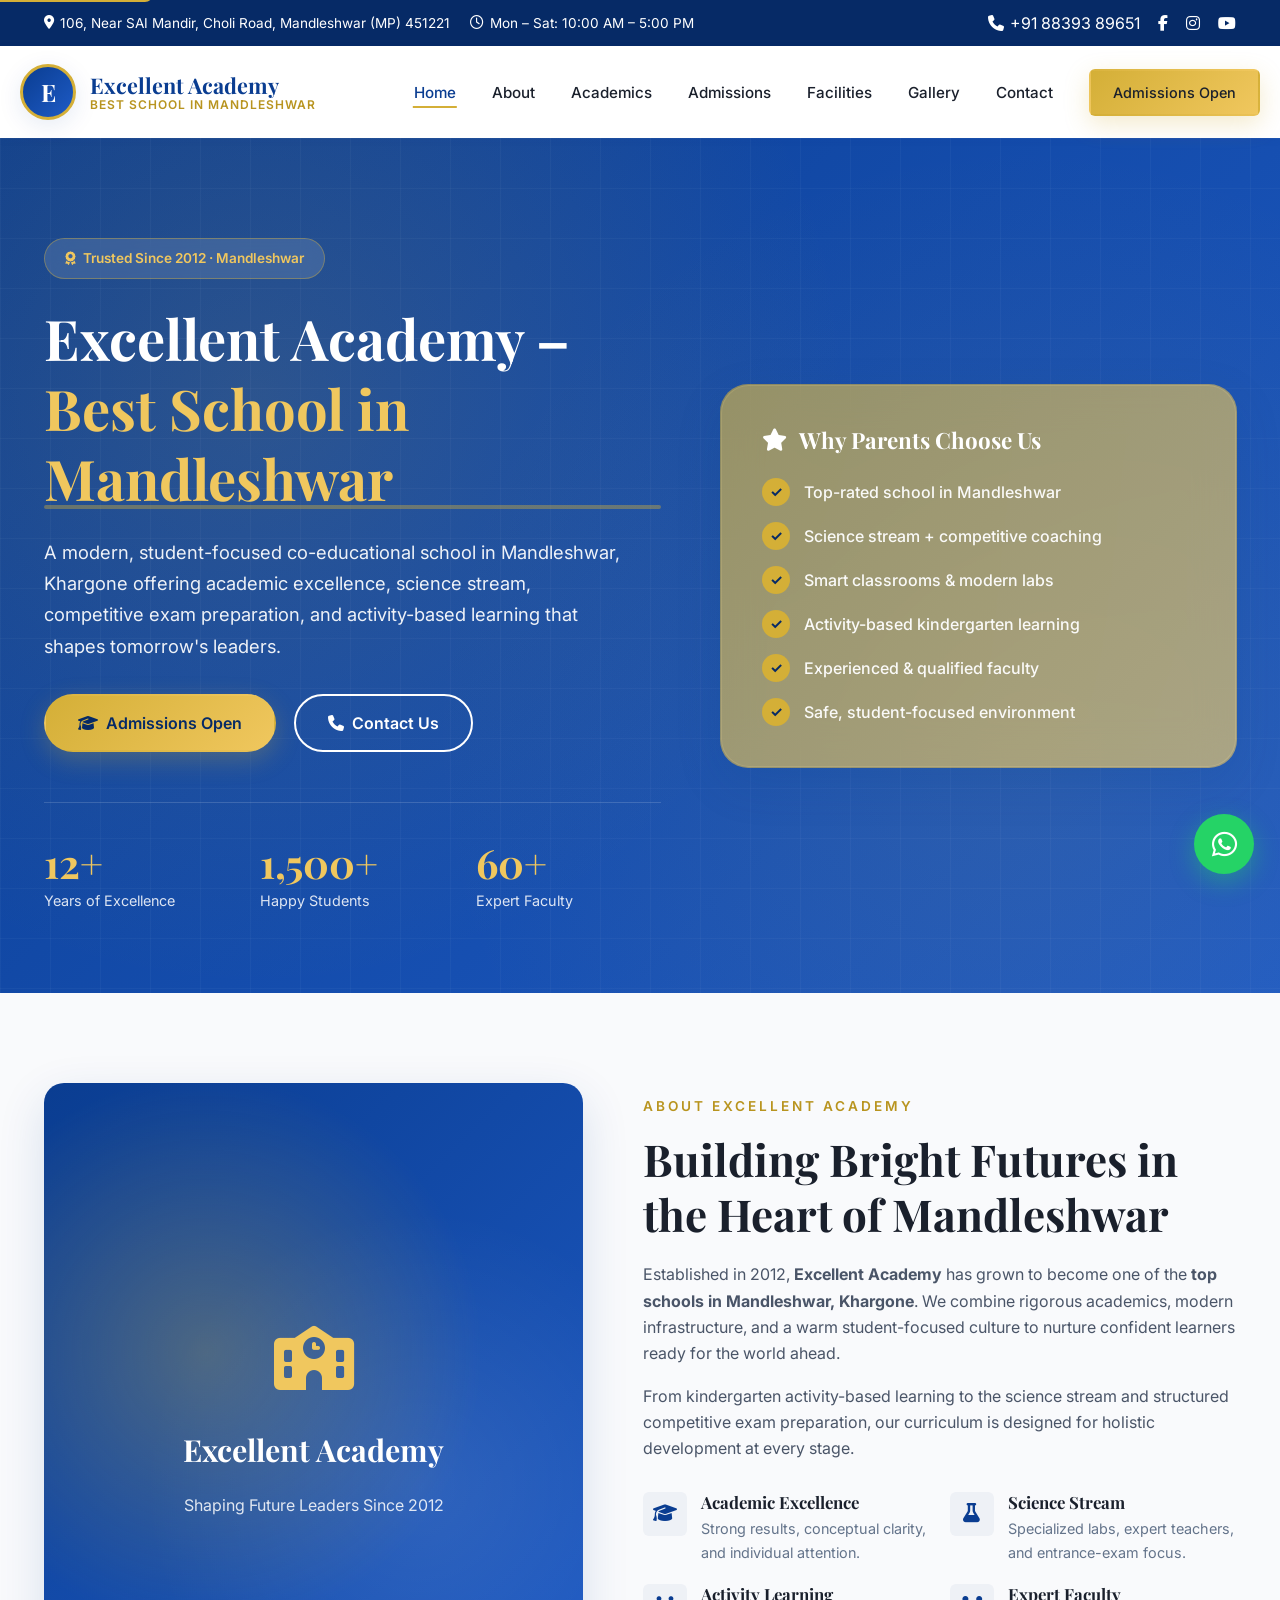
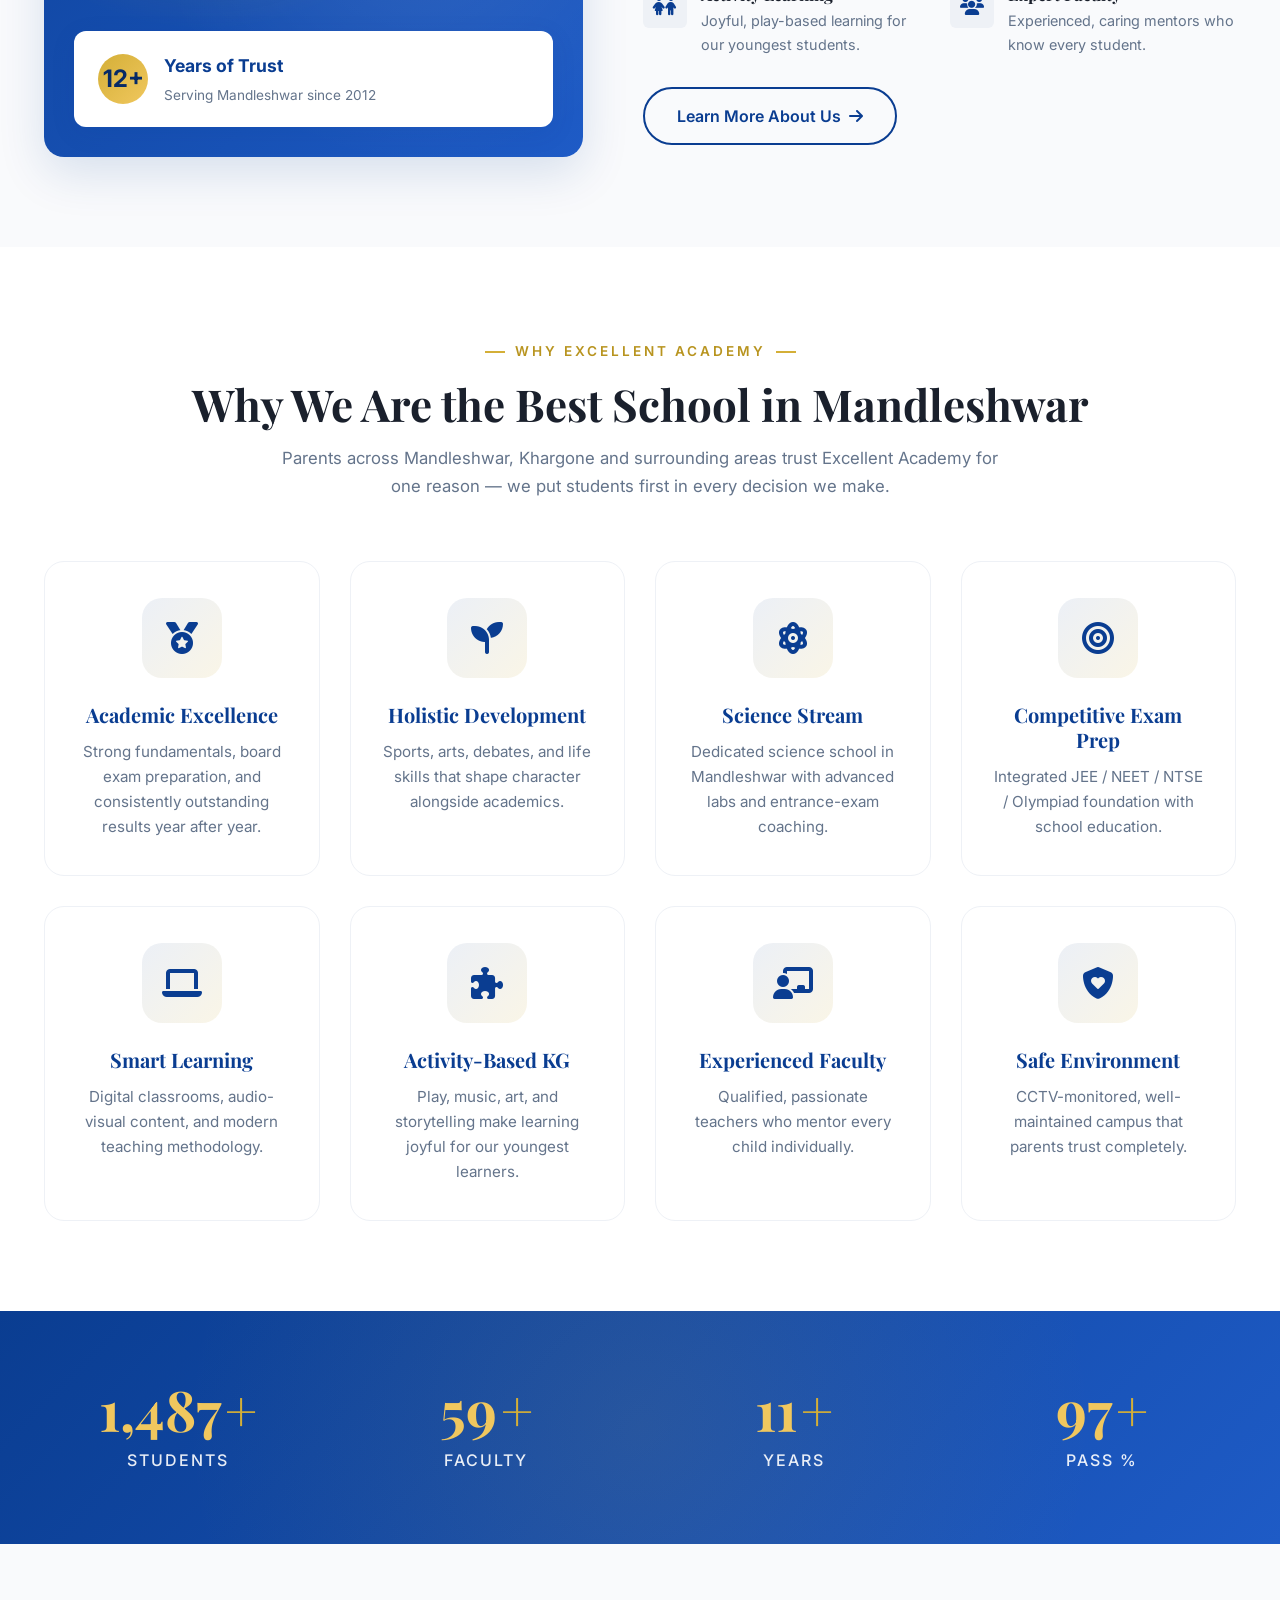
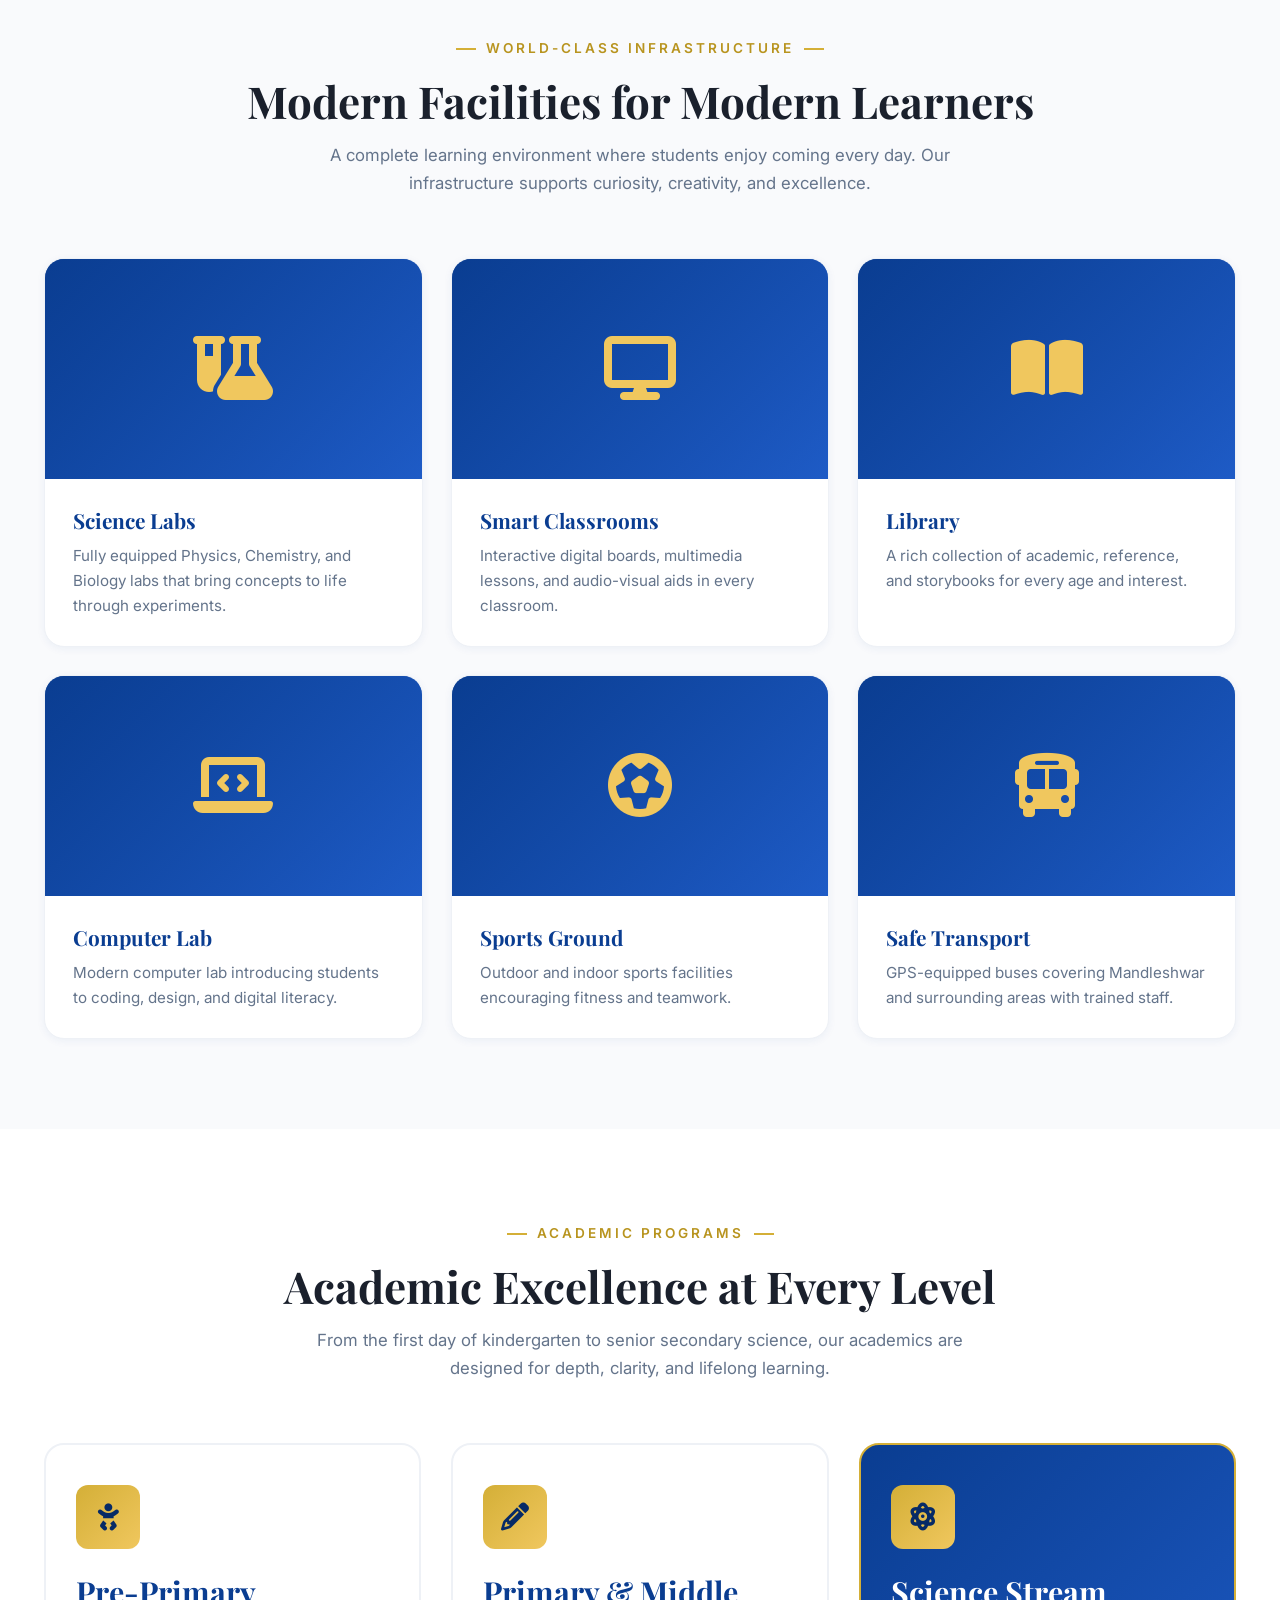
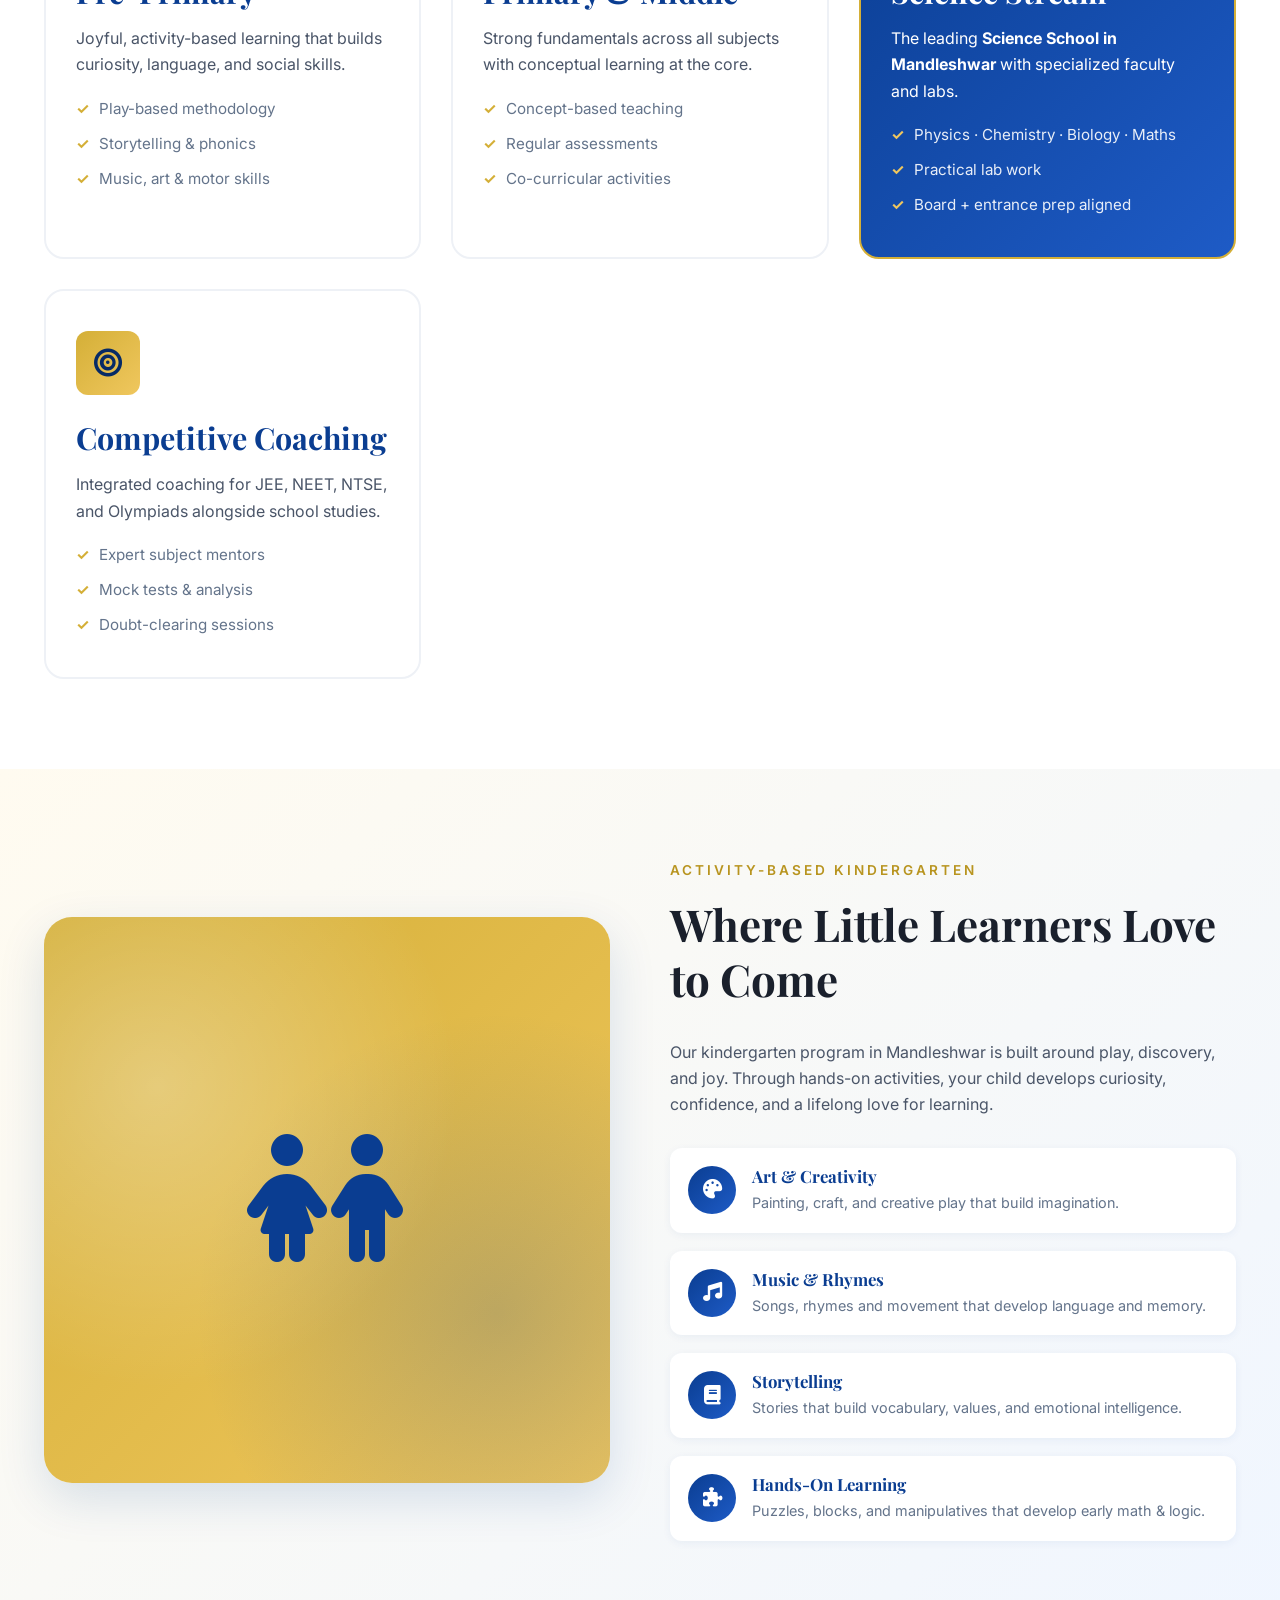
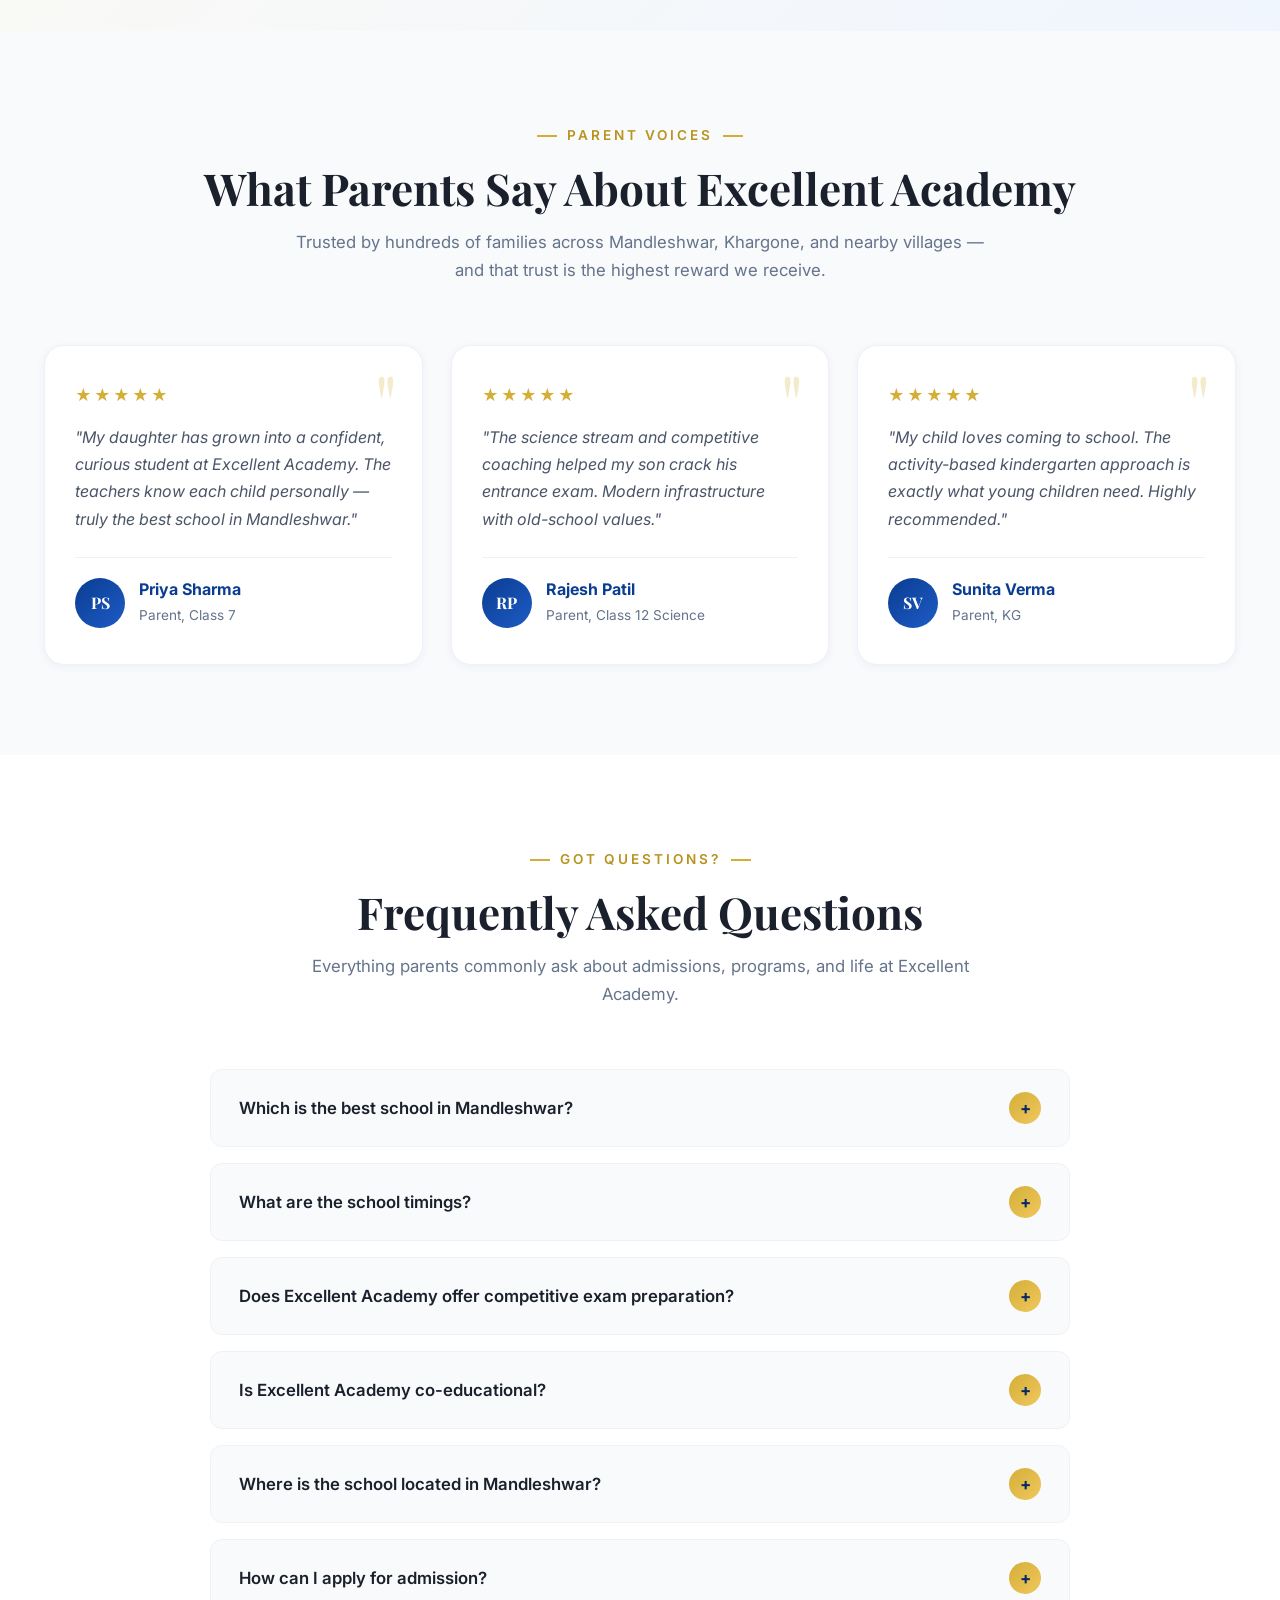
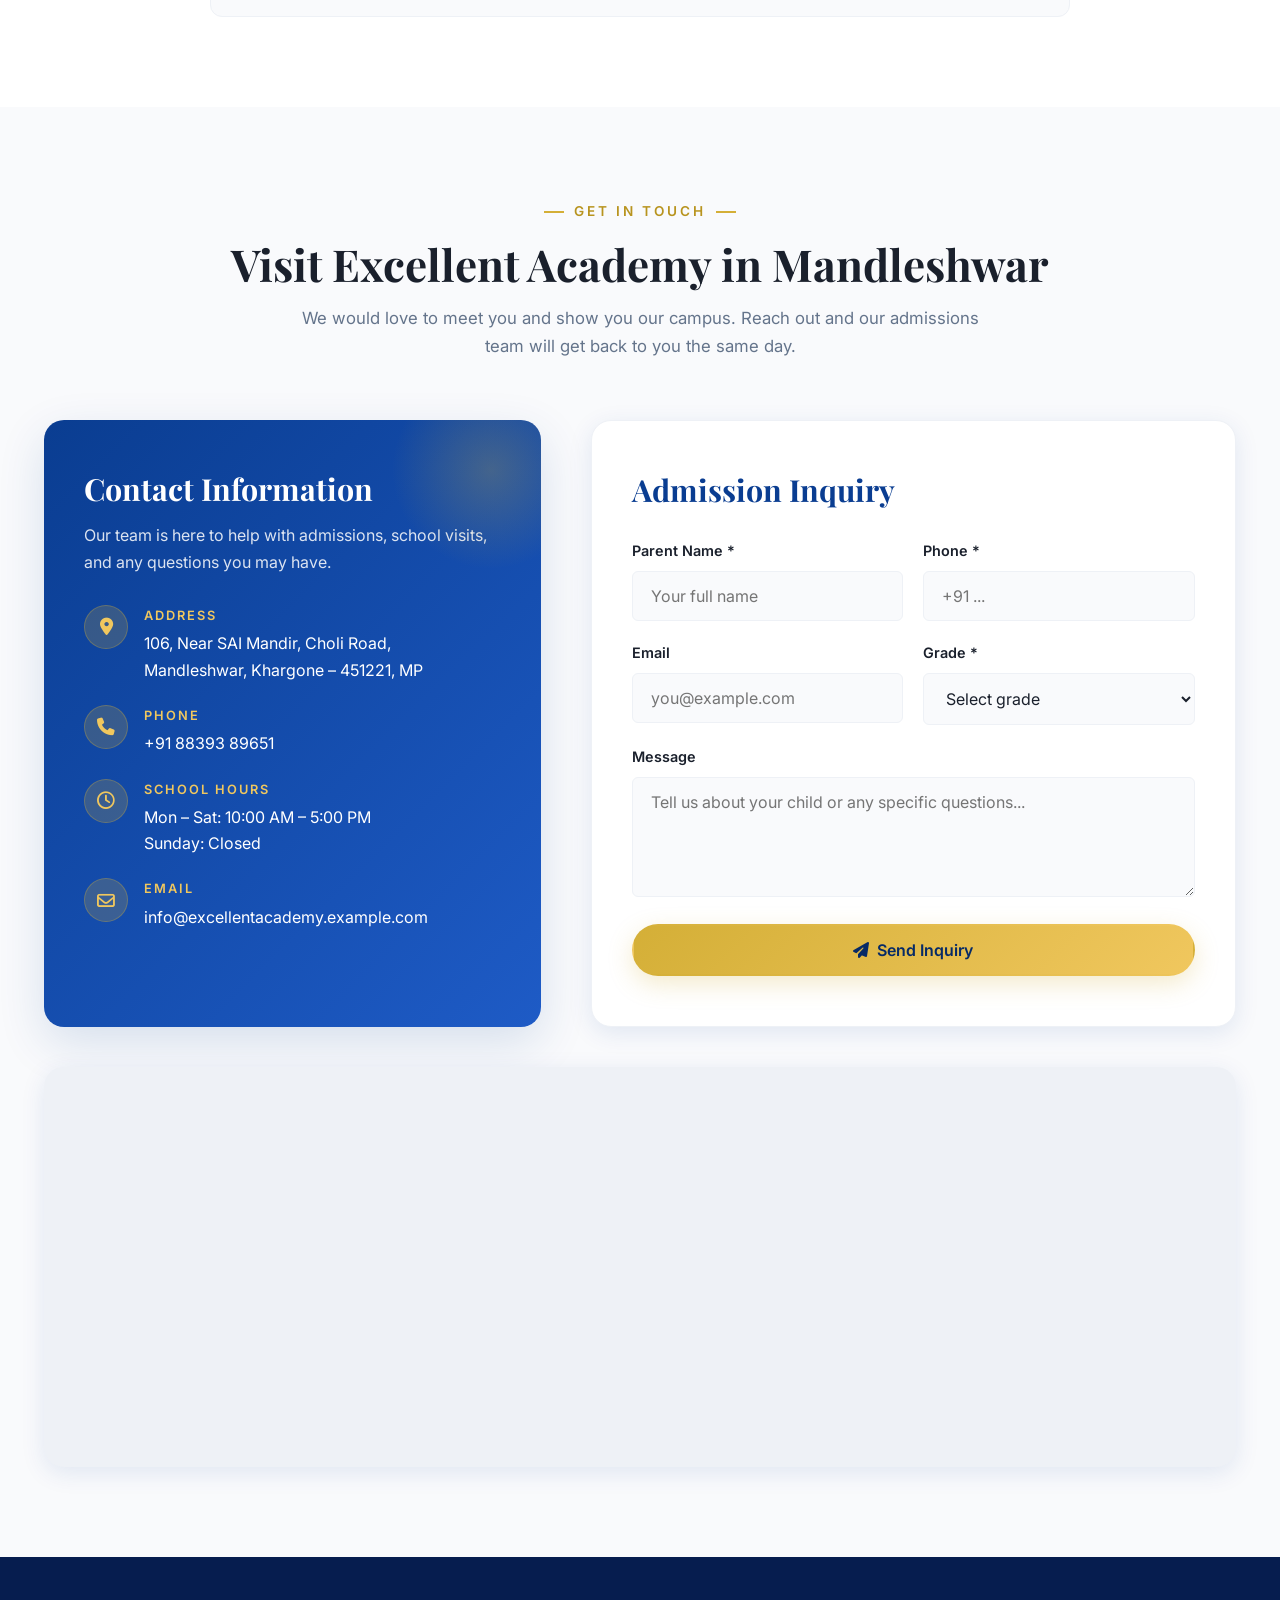
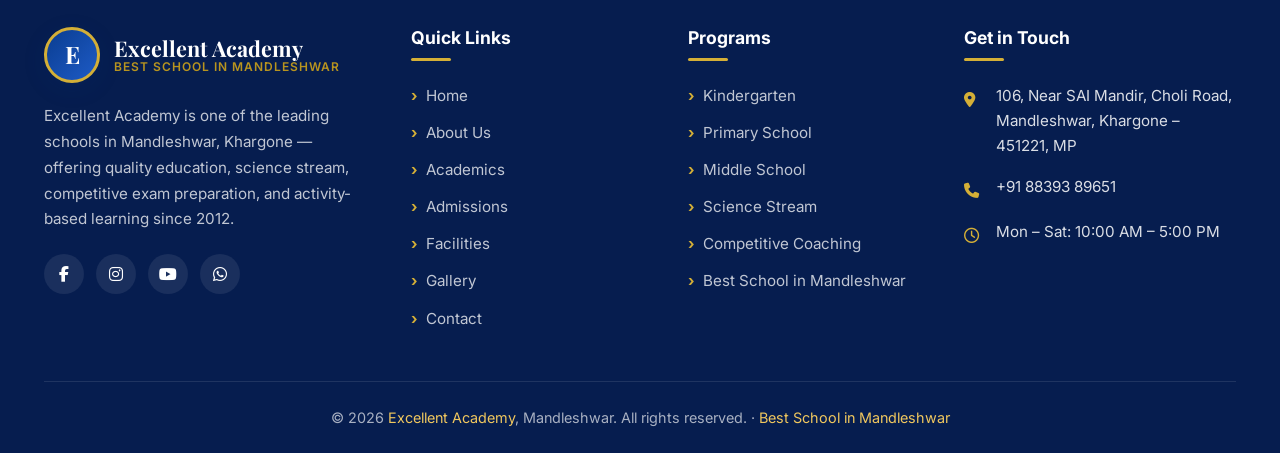
<file: index.html>
<!DOCTYPE html>
<html lang="en">
<head>
<meta charset="UTF-8">
<meta name="viewport" content="width=device-width, initial-scale=1.0">

<!-- Primary SEO -->
<title>Excellent Academy</title>
<meta name="description" content="Excellent Academy is one of the best schools in Mandleshwar offering quality education, science stream, competitive exam preparation, smart learning, and holistic student development.">
<meta name="keywords" content="Best School in Mandleshwar, Top School in Mandleshwar, School in Mandleshwar, Best Coaching and School in Mandleshwar, Science School in Mandleshwar, Excellent Academy, CBSE School Mandleshwar, Khargone School">
<meta name="author" content="Excellent Academy">
<meta name="robots" content="index, follow, max-image-preview:large">
<meta name="language" content="English">
<meta name="geo.region" content="IN-MP">
<meta name="geo.placename" content="Mandleshwar, Khargone, Madhya Pradesh">
<meta name="geo.position" content="22.1747;75.6595">
<meta name="ICBM" content="22.1747, 75.6595">
<link rel="canonical" href="https://excellentacademy.example.com/">

<!-- Open Graph -->
<meta property="og:type" content="website">
<meta property="og:title" content="Best School in Mandleshwar | Excellent Academy">
<meta property="og:description" content="Excellent Academy is one of the best schools in Mandleshwar offering quality education, science stream, competitive exam preparation, smart learning, and holistic student development.">
<meta property="og:url" content="https://excellentacademy.example.com/">
<meta property="og:site_name" content="Excellent Academy">
<meta property="og:locale" content="en_IN">
<meta property="og:image" content="https://excellentacademy.example.com/assets/og-image.jpg">

<!-- Twitter Card -->
<meta name="twitter:card" content="summary_large_image">
<meta name="twitter:title" content="Best School in Mandleshwar | Excellent Academy">
<meta name="twitter:description" content="Quality education, science stream, competitive exam coaching, and holistic development in Mandleshwar, Khargone, MP.">

<!-- Favicon -->
<link rel="icon" type="image/svg+xml" href="data:image/svg+xml,%3Csvg xmlns='http://www.w3.org/2000/svg' viewBox='0 0 100 100'%3E%3Crect width='100' height='100' rx='20' fill='%230a3d91'/%3E%3Ctext x='50' y='68' text-anchor='middle' fill='%23d4af37' font-size='60' font-family='Georgia' font-weight='bold'%3EE%3C/text%3E%3C/svg%3E">

<!-- Fonts -->
<link rel="preconnect" href="https://fonts.googleapis.com">
<link rel="preconnect" href="https://fonts.gstatic.com" crossorigin>
<link href="https://fonts.googleapis.com/css2?family=Inter:wght@400;500;600;700&family=Playfair+Display:wght@600;700;800&display=swap" rel="stylesheet">

<!-- Font Awesome -->
<link rel="stylesheet" href="https://cdnjs.cloudflare.com/ajax/libs/font-awesome/6.4.2/css/all.min.css">

<!-- Stylesheet -->
<link rel="stylesheet" href="css/styles.css">

<!-- Schema Markup: EducationalOrganization / School -->
<script type="application/ld+json">
{
  "@context": "https://schema.org",
  "@type": "School",
  "name": "Excellent Academy",
  "alternateName": "Excellent Academy Mandleshwar",
  "description": "Excellent Academy is one of the best schools in Mandleshwar offering quality education, science stream, competitive exam preparation, smart learning, and holistic student development.",
  "url": "https://excellentacademy.example.com/",
  "logo": "https://excellentacademy.example.com/assets/logo.png",
  "image": "https://excellentacademy.example.com/assets/og-image.jpg",
  "telephone": "+91-88393-89651",
  "email": "info@excellentacademy.example.com",
  "foundingDate": "2012",
  "address": {
    "@type": "PostalAddress",
    "streetAddress": "106, Near SAI Mandir, Choli Road",
    "addressLocality": "Mandleshwar",
    "addressRegion": "Madhya Pradesh",
    "postalCode": "451221",
    "addressCountry": "IN"
  },
  "geo": {
    "@type": "GeoCoordinates",
    "latitude": "22.1747",
    "longitude": "75.6595"
  },
  "openingHoursSpecification": [{
    "@type": "OpeningHoursSpecification",
    "dayOfWeek": ["Monday","Tuesday","Wednesday","Thursday","Friday","Saturday"],
    "opens": "10:00",
    "closes": "17:00"
  }],
  "areaServed": ["Mandleshwar","Khargone","Maheshwar","Barwaha","Madhya Pradesh"],
  "sameAs": [
    "https://www.facebook.com/excellentacademy",
    "https://www.instagram.com/excellentacademy",
    "https://www.youtube.com/excellentacademy"
  ],
  "aggregateRating": {
    "@type": "AggregateRating",
    "ratingValue": "4.9",
    "reviewCount": "187"
  }
}
</script>

<!-- Schema Markup: LocalBusiness -->
<script type="application/ld+json">
{
  "@context": "https://schema.org",
  "@type": "LocalBusiness",
  "name": "Excellent Academy",
  "image": "https://excellentacademy.example.com/assets/og-image.jpg",
  "priceRange": "₹₹",
  "telephone": "+91-88393-89651",
  "address": {
    "@type": "PostalAddress",
    "streetAddress": "106, Near SAI Mandir, Choli Road",
    "addressLocality": "Mandleshwar",
    "addressRegion": "Madhya Pradesh",
    "postalCode": "451221",
    "addressCountry": "IN"
  }
}
</script>

<!-- Schema Markup: FAQ -->
<script type="application/ld+json">
{
  "@context": "https://schema.org",
  "@type": "FAQPage",
  "mainEntity": [
    {
      "@type": "Question",
      "name": "Which is the best school in Mandleshwar?",
      "acceptedAnswer": {
        "@type": "Answer",
        "text": "Excellent Academy is widely regarded as one of the best schools in Mandleshwar, Khargone. Established in 2012, it offers quality academic education, science stream, competitive exam coaching, smart classrooms, and activity-based learning for young children."
      }
    },
    {
      "@type": "Question",
      "name": "What are the timings of Excellent Academy Mandleshwar?",
      "acceptedAnswer": {
        "@type": "Answer",
        "text": "Excellent Academy is open Monday to Saturday from 10:00 AM to 5:00 PM. The school remains closed on Sundays."
      }
    },
    {
      "@type": "Question",
      "name": "Does Excellent Academy offer competitive exam preparation?",
      "acceptedAnswer": {
        "@type": "Answer",
        "text": "Yes. Excellent Academy provides structured competitive exam preparation alongside regular school education, helping students prepare for engineering, medical, and other entrance exams from an early stage."
      }
    },
    {
      "@type": "Question",
      "name": "Is Excellent Academy a co-educational school?",
      "acceptedAnswer": {
        "@type": "Answer",
        "text": "Yes, Excellent Academy is a co-educational school welcoming both boys and girls in a safe, student-focused, and modern learning environment."
      }
    },
    {
      "@type": "Question",
      "name": "Where is Excellent Academy located in Mandleshwar?",
      "acceptedAnswer": {
        "@type": "Answer",
        "text": "Excellent Academy is located at 106, Near SAI Mandir, Choli Road, Mandleshwar, Khargone - 451221, Madhya Pradesh, India."
      }
    }
  ]
}
</script>
</head>
<body>

<a href="#main" class="skip-link">Skip to content</a>

<!-- Top Bar -->
<div class="topbar">
  <div class="container">
    <div class="topbar-info">
      <span><i class="fa-solid fa-location-dot"></i> 106, Near SAI Mandir, Choli Road, Mandleshwar (MP) 451221</span>
      <span><i class="fa-regular fa-clock"></i> Mon – Sat: 10:00 AM – 5:00 PM</span>
    </div>
    <div class="topbar-social">
      <a href="tel:+918839389651" aria-label="Call us"><i class="fa-solid fa-phone"></i> +91 88393 89651</a>
      <a href="#" aria-label="Facebook"><i class="fa-brands fa-facebook-f"></i></a>
      <a href="#" aria-label="Instagram"><i class="fa-brands fa-instagram"></i></a>
      <a href="#" aria-label="YouTube"><i class="fa-brands fa-youtube"></i></a>
    </div>
  </div>
</div>

<!-- Header -->
<header class="site-header">
  <div class="container nav-wrap">
    <a href="index.html" class="brand" aria-label="Excellent Academy Home">
      <span class="brand-logo">E</span>
      <span class="brand-text">
        <span class="name">Excellent Academy</span>
        <span class="tagline">Best School in Mandleshwar</span>
      </span>
    </a>

    <nav aria-label="Primary">
      <ul class="nav-menu" id="navMenu">
        <li><a href="index.html">Home</a></li>
        <li><a href="about.html">About</a></li>
        <li><a href="academics.html">Academics</a></li>
        <li><a href="admissions.html">Admissions</a></li>
        <li><a href="facilities.html">Facilities</a></li>
        <li><a href="gallery.html">Gallery</a></li>
        <li><a href="contact.html">Contact</a></li>
        <li class="nav-cta"><a href="admissions.html" class="btn btn-primary">Admissions Open</a></li>
      </ul>
    </nav>

    <button class="hamburger" id="hamburger" aria-label="Toggle navigation menu" aria-controls="navMenu" aria-expanded="false">
      <span></span><span></span><span></span>
    </button>
  </div>
</header>

<main id="main">

<!-- Hero -->
<section class="hero" aria-label="Hero">
  <div class="container">
    <div class="hero-content">
      <span class="hero-badge"><i class="fa-solid fa-award"></i> Trusted Since 2012 · Mandleshwar</span>
      <h1>Excellent Academy – <span class="highlight">Best School in Mandleshwar</span></h1>
      <p class="hero-subtitle">A modern, student-focused co-educational school in Mandleshwar, Khargone offering academic excellence, science stream, competitive exam preparation, and activity-based learning that shapes tomorrow's leaders.</p>

      <div class="hero-cta">
        <a href="admissions.html" class="btn btn-primary"><i class="fa-solid fa-graduation-cap"></i> Admissions Open</a>
        <a href="contact.html" class="btn btn-secondary"><i class="fa-solid fa-phone"></i> Contact Us</a>
      </div>

      <div class="hero-stats">
        <div class="hero-stat">
          <span class="num"><span data-counter="12">0</span>+</span>
          <span class="lbl">Years of Excellence</span>
        </div>
        <div class="hero-stat">
          <span class="num"><span data-counter="1500">0</span>+</span>
          <span class="lbl">Happy Students</span>
        </div>
        <div class="hero-stat">
          <span class="num"><span data-counter="60">0</span>+</span>
          <span class="lbl">Expert Faculty</span>
        </div>
      </div>
    </div>

    <div class="hero-visual">
      <div class="hero-card">
        <h3><i class="fa-solid fa-star"></i> Why Parents Choose Us</h3>
        <ul class="hero-card-list">
          <li><span class="check">✓</span> Top-rated school in Mandleshwar</li>
          <li><span class="check">✓</span> Science stream + competitive coaching</li>
          <li><span class="check">✓</span> Smart classrooms & modern labs</li>
          <li><span class="check">✓</span> Activity-based kindergarten learning</li>
          <li><span class="check">✓</span> Experienced & qualified faculty</li>
          <li><span class="check">✓</span> Safe, student-focused environment</li>
        </ul>
      </div>
    </div>
  </div>
</section>

<!-- About -->
<section class="about" id="about">
  <div class="container">
    <div class="about-grid">
      <div class="about-image reveal">
        <div class="about-image-content">
          <div class="icon"><i class="fa-solid fa-school"></i></div>
          <h3 style="color:#fff;">Excellent Academy</h3>
          <p style="color:rgba(255,255,255,0.85);">Shaping Future Leaders Since 2012</p>
        </div>
        <div class="about-image-badge">
          <div class="icon">12+</div>
          <div>
            <strong>Years of Trust</strong>
            <span>Serving Mandleshwar since 2012</span>
          </div>
        </div>
      </div>

      <div class="about-content reveal delay-1">
        <span class="eyebrow">About Excellent Academy</span>
        <h2>Building Bright Futures in the Heart of Mandleshwar</h2>
        <p>Established in 2012, <strong>Excellent Academy</strong> has grown to become one of the <strong>top schools in Mandleshwar, Khargone</strong>. We combine rigorous academics, modern infrastructure, and a warm student-focused culture to nurture confident learners ready for the world ahead.</p>
        <p>From kindergarten activity-based learning to the science stream and structured competitive exam preparation, our curriculum is designed for holistic development at every stage.</p>

        <div class="about-features">
          <div class="about-feature">
            <div class="icon"><i class="fa-solid fa-graduation-cap"></i></div>
            <div>
              <h4>Academic Excellence</h4>
              <p>Strong results, conceptual clarity, and individual attention.</p>
            </div>
          </div>
          <div class="about-feature">
            <div class="icon"><i class="fa-solid fa-flask"></i></div>
            <div>
              <h4>Science Stream</h4>
              <p>Specialized labs, expert teachers, and entrance-exam focus.</p>
            </div>
          </div>
          <div class="about-feature">
            <div class="icon"><i class="fa-solid fa-children"></i></div>
            <div>
              <h4>Activity Learning</h4>
              <p>Joyful, play-based learning for our youngest students.</p>
            </div>
          </div>
          <div class="about-feature">
            <div class="icon"><i class="fa-solid fa-users"></i></div>
            <div>
              <h4>Expert Faculty</h4>
              <p>Experienced, caring mentors who know every student.</p>
            </div>
          </div>
        </div>

        <a href="about.html" class="btn btn-outline">Learn More About Us <i class="fa-solid fa-arrow-right"></i></a>
      </div>
    </div>
  </div>
</section>

<!-- Why Choose -->
<section class="why-choose">
  <div class="container">
    <div class="section-header reveal">
      <span class="eyebrow">Why Excellent Academy</span>
      <h2>Why We Are the Best School in Mandleshwar</h2>
      <p>Parents across Mandleshwar, Khargone and surrounding areas trust Excellent Academy for one reason — we put students first in every decision we make.</p>
    </div>

    <div class="why-grid">
      <div class="why-card reveal">
        <div class="icon"><i class="fa-solid fa-medal"></i></div>
        <h3>Academic Excellence</h3>
        <p>Strong fundamentals, board exam preparation, and consistently outstanding results year after year.</p>
      </div>
      <div class="why-card reveal delay-1">
        <div class="icon"><i class="fa-solid fa-seedling"></i></div>
        <h3>Holistic Development</h3>
        <p>Sports, arts, debates, and life skills that shape character alongside academics.</p>
      </div>
      <div class="why-card reveal delay-2">
        <div class="icon"><i class="fa-solid fa-atom"></i></div>
        <h3>Science Stream</h3>
        <p>Dedicated science school in Mandleshwar with advanced labs and entrance-exam coaching.</p>
      </div>
      <div class="why-card reveal delay-3">
        <div class="icon"><i class="fa-solid fa-bullseye"></i></div>
        <h3>Competitive Exam Prep</h3>
        <p>Integrated JEE / NEET / NTSE / Olympiad foundation with school education.</p>
      </div>
      <div class="why-card reveal">
        <div class="icon"><i class="fa-solid fa-laptop"></i></div>
        <h3>Smart Learning</h3>
        <p>Digital classrooms, audio-visual content, and modern teaching methodology.</p>
      </div>
      <div class="why-card reveal delay-1">
        <div class="icon"><i class="fa-solid fa-puzzle-piece"></i></div>
        <h3>Activity-Based KG</h3>
        <p>Play, music, art, and storytelling make learning joyful for our youngest learners.</p>
      </div>
      <div class="why-card reveal delay-2">
        <div class="icon"><i class="fa-solid fa-chalkboard-user"></i></div>
        <h3>Experienced Faculty</h3>
        <p>Qualified, passionate teachers who mentor every child individually.</p>
      </div>
      <div class="why-card reveal delay-3">
        <div class="icon"><i class="fa-solid fa-shield-heart"></i></div>
        <h3>Safe Environment</h3>
        <p>CCTV-monitored, well-maintained campus that parents trust completely.</p>
      </div>
    </div>
  </div>
</section>

<!-- Counter Section -->
<section class="counter-section">
  <div class="container">
    <div class="counter-grid">
      <div class="counter-item">
        <span class="num" data-counter="1500">0</span>
        <span class="label">Students</span>
      </div>
      <div class="counter-item">
        <span class="num" data-counter="60">0</span>
        <span class="label">Faculty</span>
      </div>
      <div class="counter-item">
        <span class="num" data-counter="12">0</span>
        <span class="label">Years</span>
      </div>
      <div class="counter-item">
        <span class="num" data-counter="98">0</span>
        <span class="label">Pass %</span>
      </div>
    </div>
  </div>
</section>

<!-- Facilities -->
<section class="facilities" id="facilities">
  <div class="container">
    <div class="section-header reveal">
      <span class="eyebrow">World-Class Infrastructure</span>
      <h2>Modern Facilities for Modern Learners</h2>
      <p>A complete learning environment where students enjoy coming every day. Our infrastructure supports curiosity, creativity, and excellence.</p>
    </div>

    <div class="facilities-grid">
      <div class="facility-card reveal">
        <div class="facility-image"><div class="icon"><i class="fa-solid fa-flask-vial"></i></div></div>
        <div class="facility-body">
          <h3>Science Labs</h3>
          <p>Fully equipped Physics, Chemistry, and Biology labs that bring concepts to life through experiments.</p>
        </div>
      </div>
      <div class="facility-card reveal delay-1">
        <div class="facility-image"><div class="icon"><i class="fa-solid fa-display"></i></div></div>
        <div class="facility-body">
          <h3>Smart Classrooms</h3>
          <p>Interactive digital boards, multimedia lessons, and audio-visual aids in every classroom.</p>
        </div>
      </div>
      <div class="facility-card reveal delay-2">
        <div class="facility-image"><div class="icon"><i class="fa-solid fa-book-open"></i></div></div>
        <div class="facility-body">
          <h3>Library</h3>
          <p>A rich collection of academic, reference, and storybooks for every age and interest.</p>
        </div>
      </div>
      <div class="facility-card reveal">
        <div class="facility-image"><div class="icon"><i class="fa-solid fa-laptop-code"></i></div></div>
        <div class="facility-body">
          <h3>Computer Lab</h3>
          <p>Modern computer lab introducing students to coding, design, and digital literacy.</p>
        </div>
      </div>
      <div class="facility-card reveal delay-1">
        <div class="facility-image"><div class="icon"><i class="fa-solid fa-futbol"></i></div></div>
        <div class="facility-body">
          <h3>Sports Ground</h3>
          <p>Outdoor and indoor sports facilities encouraging fitness and teamwork.</p>
        </div>
      </div>
      <div class="facility-card reveal delay-2">
        <div class="facility-image"><div class="icon"><i class="fa-solid fa-bus"></i></div></div>
        <div class="facility-body">
          <h3>Safe Transport</h3>
          <p>GPS-equipped buses covering Mandleshwar and surrounding areas with trained staff.</p>
        </div>
      </div>
    </div>
  </div>
</section>

<!-- Academics / Programs -->
<section class="academics">
  <div class="container">
    <div class="section-header reveal">
      <span class="eyebrow">Academic Programs</span>
      <h2>Academic Excellence at Every Level</h2>
      <p>From the first day of kindergarten to senior secondary science, our academics are designed for depth, clarity, and lifelong learning.</p>
    </div>

    <div class="programs-grid">
      <div class="program-card reveal">
        <div class="program-icon"><i class="fa-solid fa-baby"></i></div>
        <h3>Pre-Primary</h3>
        <p>Joyful, activity-based learning that builds curiosity, language, and social skills.</p>
        <ul>
          <li>Play-based methodology</li>
          <li>Storytelling & phonics</li>
          <li>Music, art & motor skills</li>
        </ul>
      </div>

      <div class="program-card reveal delay-1">
        <div class="program-icon"><i class="fa-solid fa-pencil"></i></div>
        <h3>Primary &amp; Middle</h3>
        <p>Strong fundamentals across all subjects with conceptual learning at the core.</p>
        <ul>
          <li>Concept-based teaching</li>
          <li>Regular assessments</li>
          <li>Co-curricular activities</li>
        </ul>
      </div>

      <div class="program-card featured reveal delay-2">
        <div class="program-icon"><i class="fa-solid fa-atom"></i></div>
        <h3>Science Stream</h3>
        <p>The leading <strong>Science School in Mandleshwar</strong> with specialized faculty and labs.</p>
        <ul>
          <li>Physics · Chemistry · Biology · Maths</li>
          <li>Practical lab work</li>
          <li>Board + entrance prep aligned</li>
        </ul>
      </div>

      <div class="program-card reveal delay-3">
        <div class="program-icon"><i class="fa-solid fa-bullseye"></i></div>
        <h3>Competitive Coaching</h3>
        <p>Integrated coaching for JEE, NEET, NTSE, and Olympiads alongside school studies.</p>
        <ul>
          <li>Expert subject mentors</li>
          <li>Mock tests & analysis</li>
          <li>Doubt-clearing sessions</li>
        </ul>
      </div>
    </div>
  </div>
</section>

<!-- Kindergarten / Activity-Based Learning -->
<section class="activity-section" id="kindergarten">
  <div class="container">
    <div class="activity-grid">
      <div class="activity-visual reveal">
        <div class="activity-visual-icon"><i class="fa-solid fa-children"></i></div>
      </div>

      <div class="activity-content reveal delay-1">
        <span class="eyebrow">Activity-Based Kindergarten</span>
        <h2>Where Little Learners Love to Come</h2>
        <p>Our kindergarten program in Mandleshwar is built around play, discovery, and joy. Through hands-on activities, your child develops curiosity, confidence, and a lifelong love for learning.</p>

        <div class="activity-features">
          <div class="activity-feature">
            <div class="icon"><i class="fa-solid fa-palette"></i></div>
            <div>
              <h4>Art &amp; Creativity</h4>
              <p>Painting, craft, and creative play that build imagination.</p>
            </div>
          </div>
          <div class="activity-feature">
            <div class="icon"><i class="fa-solid fa-music"></i></div>
            <div>
              <h4>Music &amp; Rhymes</h4>
              <p>Songs, rhymes and movement that develop language and memory.</p>
            </div>
          </div>
          <div class="activity-feature">
            <div class="icon"><i class="fa-solid fa-book"></i></div>
            <div>
              <h4>Storytelling</h4>
              <p>Stories that build vocabulary, values, and emotional intelligence.</p>
            </div>
          </div>
          <div class="activity-feature">
            <div class="icon"><i class="fa-solid fa-puzzle-piece"></i></div>
            <div>
              <h4>Hands-On Learning</h4>
              <p>Puzzles, blocks, and manipulatives that develop early math &amp; logic.</p>
            </div>
          </div>
        </div>
      </div>
    </div>
  </div>
</section>

<!-- Student Development / Testimonials -->
<section class="testimonials">
  <div class="container">
    <div class="section-header reveal">
      <span class="eyebrow">Parent Voices</span>
      <h2>What Parents Say About Excellent Academy</h2>
      <p>Trusted by hundreds of families across Mandleshwar, Khargone, and nearby villages — and that trust is the highest reward we receive.</p>
    </div>

    <div class="testimonial-grid">
      <div class="testimonial-card reveal">
        <div class="testimonial-stars">★★★★★</div>
        <p class="testimonial-text">"My daughter has grown into a confident, curious student at Excellent Academy. The teachers know each child personally — truly the best school in Mandleshwar."</p>
        <div class="testimonial-author">
          <div class="testimonial-avatar">PS</div>
          <div>
            <h5>Priya Sharma</h5>
            <span>Parent, Class 7</span>
          </div>
        </div>
      </div>

      <div class="testimonial-card reveal delay-1">
        <div class="testimonial-stars">★★★★★</div>
        <p class="testimonial-text">"The science stream and competitive coaching helped my son crack his entrance exam. Modern infrastructure with old-school values."</p>
        <div class="testimonial-author">
          <div class="testimonial-avatar">RP</div>
          <div>
            <h5>Rajesh Patil</h5>
            <span>Parent, Class 12 Science</span>
          </div>
        </div>
      </div>

      <div class="testimonial-card reveal delay-2">
        <div class="testimonial-stars">★★★★★</div>
        <p class="testimonial-text">"My child loves coming to school. The activity-based kindergarten approach is exactly what young children need. Highly recommended."</p>
        <div class="testimonial-author">
          <div class="testimonial-avatar">SV</div>
          <div>
            <h5>Sunita Verma</h5>
            <span>Parent, KG</span>
          </div>
        </div>
      </div>
    </div>
  </div>
</section>

<!-- FAQ -->
<section class="faq-section" id="faq">
  <div class="container">
    <div class="section-header reveal">
      <span class="eyebrow">Got Questions?</span>
      <h2>Frequently Asked Questions</h2>
      <p>Everything parents commonly ask about admissions, programs, and life at Excellent Academy.</p>
    </div>

    <div class="faq-list">
      <div class="faq-item">
        <button class="faq-question">Which is the best school in Mandleshwar? <span class="faq-icon">+</span></button>
        <div class="faq-answer">
          <p>Excellent Academy is widely regarded as one of the best schools in Mandleshwar, Khargone. Established in 2012, we offer quality academic education, science stream, competitive exam coaching, smart classrooms, and activity-based learning for young children.</p>
        </div>
      </div>

      <div class="faq-item">
        <button class="faq-question">What are the school timings? <span class="faq-icon">+</span></button>
        <div class="faq-answer">
          <p>Excellent Academy is open Monday to Saturday from 10:00 AM to 5:00 PM. The school remains closed on Sundays. Office hours for admission inquiries follow the same schedule.</p>
        </div>
      </div>

      <div class="faq-item">
        <button class="faq-question">Does Excellent Academy offer competitive exam preparation? <span class="faq-icon">+</span></button>
        <div class="faq-answer">
          <p>Yes. We provide structured competitive exam preparation integrated with school education, helping students prepare for engineering (JEE), medical (NEET), NTSE, Olympiads, and other entrance exams from an early stage.</p>
        </div>
      </div>

      <div class="faq-item">
        <button class="faq-question">Is Excellent Academy co-educational? <span class="faq-icon">+</span></button>
        <div class="faq-answer">
          <p>Yes, Excellent Academy is a co-educational school welcoming both boys and girls in a safe, student-focused, and modern learning environment.</p>
        </div>
      </div>

      <div class="faq-item">
        <button class="faq-question">Where is the school located in Mandleshwar? <span class="faq-icon">+</span></button>
        <div class="faq-answer">
          <p>We are located at 106, Near SAI Mandir, Choli Road, Mandleshwar, Khargone – 451221, Madhya Pradesh, India. The campus is easy to reach from anywhere in Mandleshwar town.</p>
        </div>
      </div>

      <div class="faq-item">
        <button class="faq-question">How can I apply for admission? <span class="faq-icon">+</span></button>
        <div class="faq-answer">
          <p>You can visit our <a href="admissions.html">Admissions page</a> to fill the inquiry form, call us at +91 88393 89651, or visit the school during office hours (Mon–Sat, 10 AM – 5 PM).</p>
        </div>
      </div>
    </div>
  </div>
</section>

<!-- Contact -->
<section class="contact-section" id="contact">
  <div class="container">
    <div class="section-header reveal">
      <span class="eyebrow">Get in Touch</span>
      <h2>Visit Excellent Academy in Mandleshwar</h2>
      <p>We would love to meet you and show you our campus. Reach out and our admissions team will get back to you the same day.</p>
    </div>

    <div class="contact-grid">
      <div class="contact-info-card reveal">
        <h3>Contact Information</h3>
        <p>Our team is here to help with admissions, school visits, and any questions you may have.</p>

        <div class="contact-info-list">
          <div class="contact-info-item">
            <div class="icon"><i class="fa-solid fa-location-dot"></i></div>
            <div>
              <span class="label">Address</span>
              <span class="value">106, Near SAI Mandir, Choli Road,<br>Mandleshwar, Khargone – 451221, MP</span>
            </div>
          </div>
          <div class="contact-info-item">
            <div class="icon"><i class="fa-solid fa-phone"></i></div>
            <div>
              <span class="label">Phone</span>
              <a href="tel:+918839389651" class="value">+91 88393 89651</a>
            </div>
          </div>
          <div class="contact-info-item">
            <div class="icon"><i class="fa-regular fa-clock"></i></div>
            <div>
              <span class="label">School Hours</span>
              <span class="value">Mon – Sat: 10:00 AM – 5:00 PM<br>Sunday: Closed</span>
            </div>
          </div>
          <div class="contact-info-item">
            <div class="icon"><i class="fa-regular fa-envelope"></i></div>
            <div>
              <span class="label">Email</span>
              <a href="mailto:info@excellentacademy.example.com" class="value">info@excellentacademy.example.com</a>
            </div>
          </div>
        </div>
      </div>

      <div class="contact-form-card reveal delay-1">
        <h3>Admission Inquiry</h3>
        <form data-form="contact" novalidate>
          <div class="form-grid">
            <div class="form-row">
              <div class="form-group">
                <label for="parentName">Parent Name *</label>
                <input type="text" id="parentName" name="parentName" required placeholder="Your full name">
              </div>
              <div class="form-group">
                <label for="phone">Phone *</label>
                <input type="tel" id="phone" name="phone" required placeholder="+91 ..." pattern="[0-9+ ]{8,}">
              </div>
            </div>
            <div class="form-row">
              <div class="form-group">
                <label for="email">Email</label>
                <input type="email" id="email" name="email" placeholder="you@example.com">
              </div>
              <div class="form-group">
                <label for="grade">Grade *</label>
                <select id="grade" name="grade" required>
                  <option value="">Select grade</option>
                  <option>Pre-KG / KG</option>
                  <option>Primary (1-5)</option>
                  <option>Middle (6-8)</option>
                  <option>Secondary (9-10)</option>
                  <option>Senior Secondary (11-12) Science</option>
                </select>
              </div>
            </div>
            <div class="form-group">
              <label for="message">Message</label>
              <textarea id="message" name="message" placeholder="Tell us about your child or any specific questions..."></textarea>
            </div>
            <button type="submit" class="btn btn-primary"><i class="fa-solid fa-paper-plane"></i> Send Inquiry</button>
            <div class="form-success">✓ Thank you! Your inquiry has been received. We'll call you back shortly.</div>
          </div>
        </form>
      </div>
    </div>

    <!-- Google Maps -->
    <div class="map-wrap reveal">
      <iframe
        src="https://www.google.com/maps?q=Mandleshwar,+Khargone,+Madhya+Pradesh+451221&output=embed"
        loading="lazy"
        referrerpolicy="no-referrer-when-downgrade"
        title="Excellent Academy Location – Mandleshwar, Khargone, MP"></iframe>
    </div>
  </div>
</section>

</main>

<!-- Footer -->
<footer class="site-footer">
  <div class="container">
    <div class="footer-grid">
      <div class="footer-col footer-about">
        <a href="index.html" class="brand">
          <span class="brand-logo">E</span>
          <span class="brand-text">
            <span class="name">Excellent Academy</span>
            <span class="tagline">Best School in Mandleshwar</span>
          </span>
        </a>
        <p>Excellent Academy is one of the leading schools in Mandleshwar, Khargone — offering quality education, science stream, competitive exam preparation, and activity-based learning since 2012.</p>
        <div class="footer-social">
          <a href="#" aria-label="Facebook"><i class="fa-brands fa-facebook-f"></i></a>
          <a href="#" aria-label="Instagram"><i class="fa-brands fa-instagram"></i></a>
          <a href="#" aria-label="YouTube"><i class="fa-brands fa-youtube"></i></a>
          <a href="#" aria-label="WhatsApp"><i class="fa-brands fa-whatsapp"></i></a>
        </div>
      </div>

      <div class="footer-col">
        <h4>Quick Links</h4>
        <div class="footer-links">
          <a href="index.html">Home</a>
          <a href="about.html">About Us</a>
          <a href="academics.html">Academics</a>
          <a href="admissions.html">Admissions</a>
          <a href="facilities.html">Facilities</a>
          <a href="gallery.html">Gallery</a>
          <a href="contact.html">Contact</a>
        </div>
      </div>

      <div class="footer-col">
        <h4>Programs</h4>
        <div class="footer-links">
          <a href="academics.html">Kindergarten</a>
          <a href="academics.html">Primary School</a>
          <a href="academics.html">Middle School</a>
          <a href="academics.html">Science Stream</a>
          <a href="academics.html">Competitive Coaching</a>
          <a href="best-school-in-mandleshwar.html">Best School in Mandleshwar</a>
        </div>
      </div>

      <div class="footer-col">
        <h4>Get in Touch</h4>
        <div class="footer-contact-item">
          <span class="icon"><i class="fa-solid fa-location-dot"></i></span>
          <span>106, Near SAI Mandir, Choli Road, Mandleshwar, Khargone – 451221, MP</span>
        </div>
        <div class="footer-contact-item">
          <span class="icon"><i class="fa-solid fa-phone"></i></span>
          <a href="tel:+918839389651" style="color:inherit;">+91 88393 89651</a>
        </div>
        <div class="footer-contact-item">
          <span class="icon"><i class="fa-regular fa-clock"></i></span>
          <span>Mon – Sat: 10:00 AM – 5:00 PM</span>
        </div>
      </div>
    </div>

    <div class="footer-bottom">
      © <span data-year>2025</span> <a href="index.html">Excellent Academy</a>, Mandleshwar. All rights reserved. · <a href="best-school-in-mandleshwar.html">Best School in Mandleshwar</a>
    </div>
  </div>
</footer>

<!-- WhatsApp Floating Button -->
<a href="https://wa.me/918839389651?text=Hi%20Excellent%20Academy%2C%20I%27d%20like%20to%20know%20about%20admissions" class="whatsapp-float" aria-label="Chat on WhatsApp" target="_blank" rel="noopener">
  <i class="fa-brands fa-whatsapp"></i>
</a>

<script src="js/script.js" defer></script>
</body>
</html>
</file>
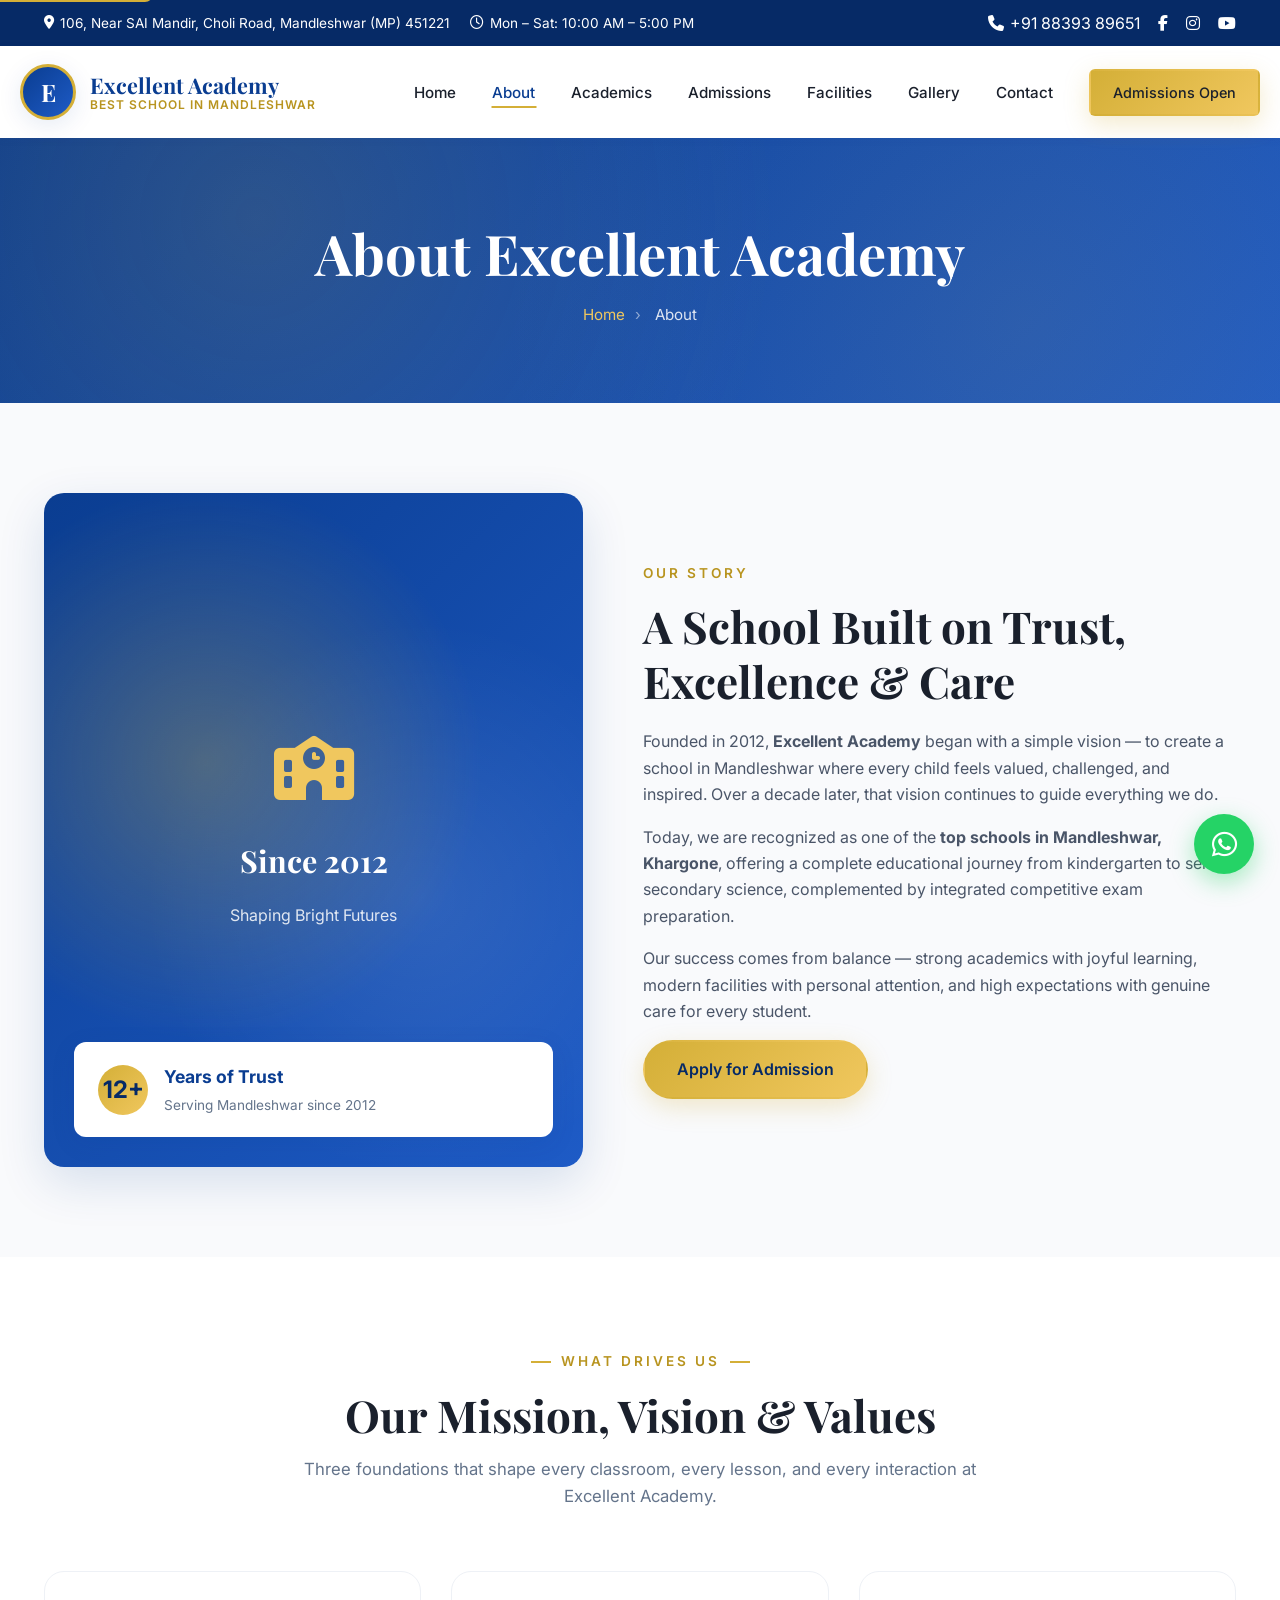
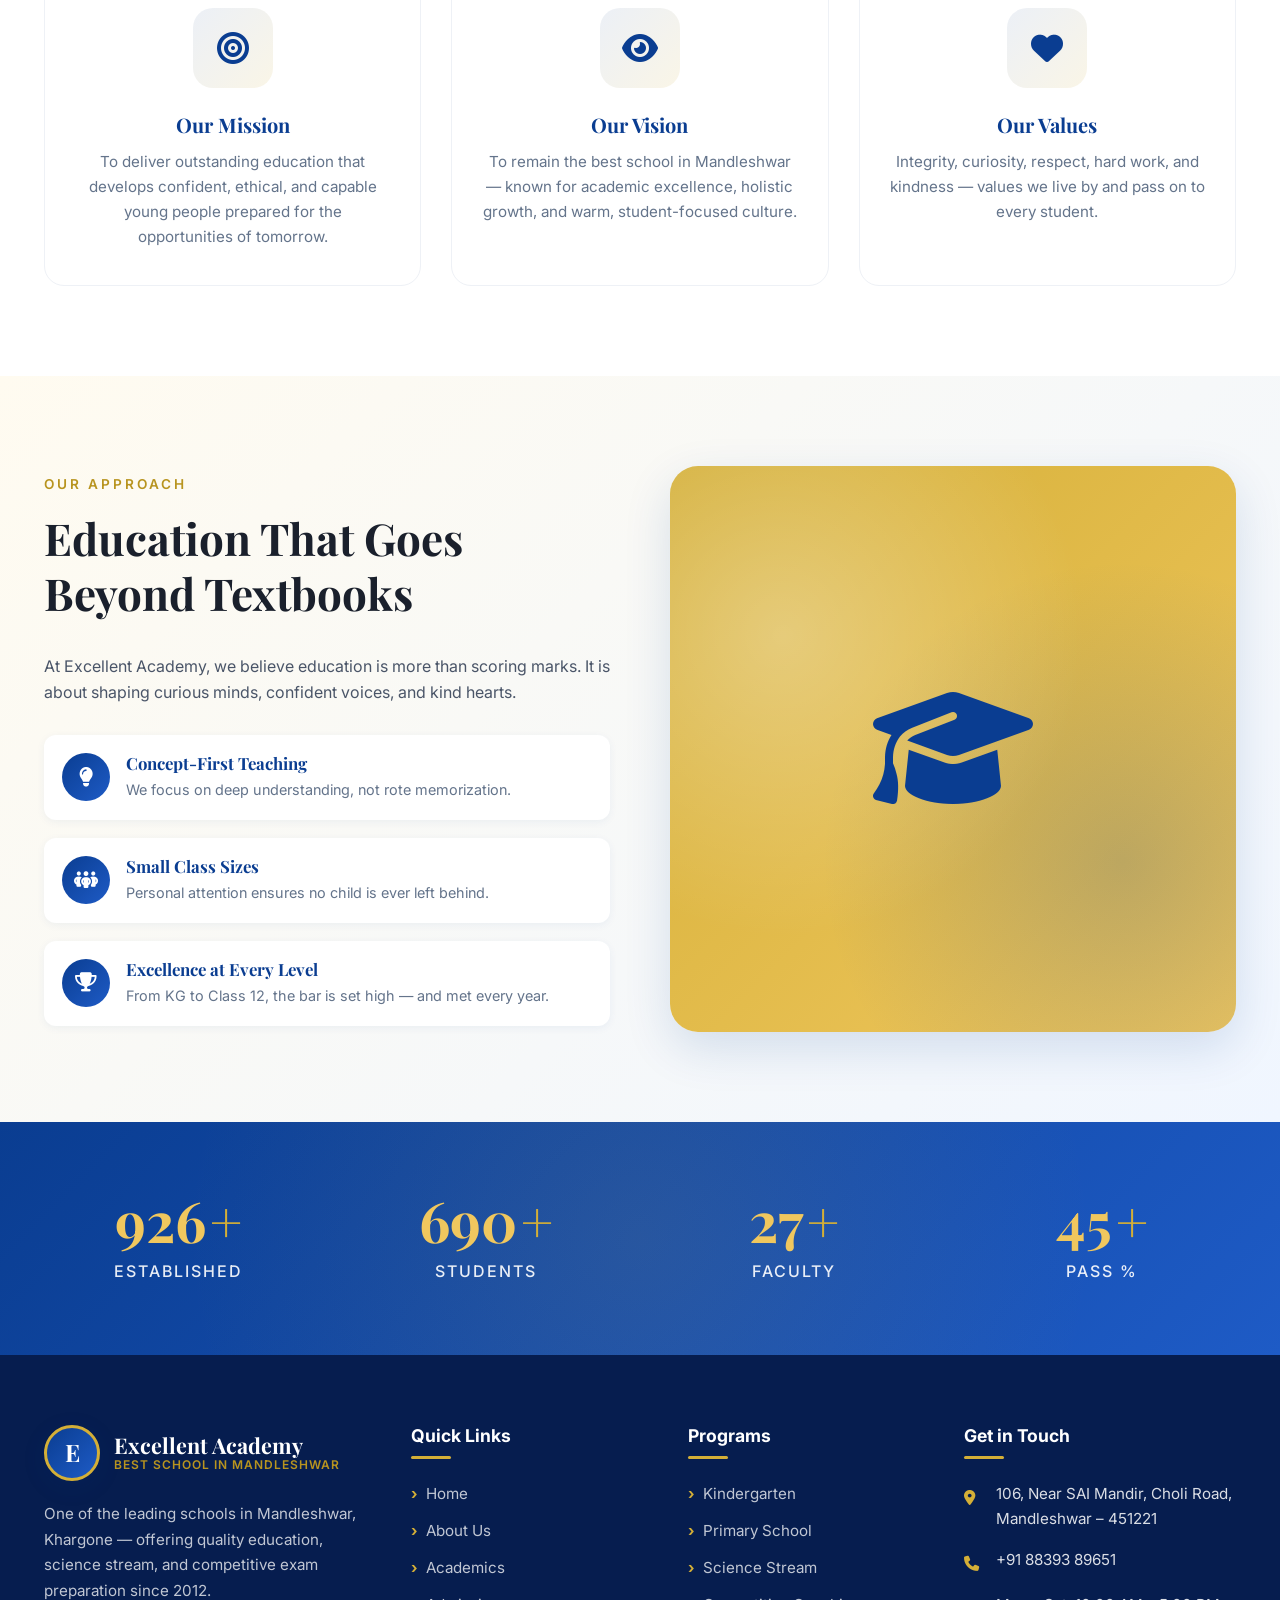
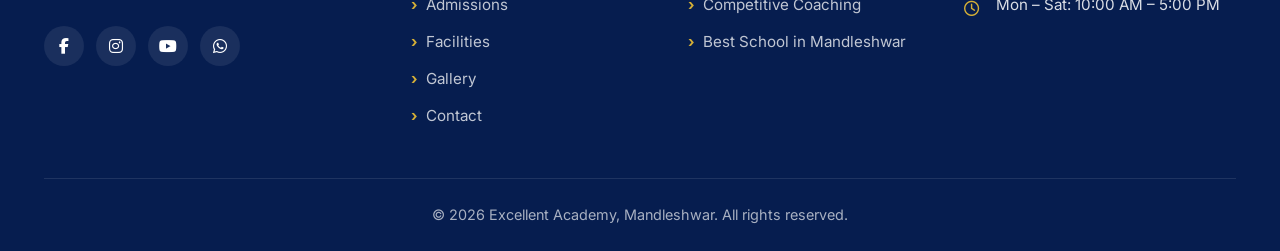
<file: about.html>
<!DOCTYPE html>
<html lang="en">
<head>
<meta charset="UTF-8">
<meta name="viewport" content="width=device-width, initial-scale=1.0">
<title>About Excellent Academy | Best School in Mandleshwar</title>
<meta name="description" content="Learn about Excellent Academy, a top school in Mandleshwar offering quality education since 2012 with a strong focus on academics, science stream, and holistic development.">
<meta name="keywords" content="About Excellent Academy, Best School in Mandleshwar, School in Mandleshwar, Top School Khargone">
<meta name="robots" content="index, follow">
<link rel="canonical" href="https://excellentacademy.example.com/about.html">

<meta property="og:type" content="website">
<meta property="og:title" content="About Excellent Academy | Best School in Mandleshwar">
<meta property="og:description" content="Discover the story, mission, and values of Excellent Academy — one of the best schools in Mandleshwar, Khargone, MP.">
<meta property="og:url" content="https://excellentacademy.example.com/about.html">

<link rel="icon" type="image/svg+xml" href="data:image/svg+xml,%3Csvg xmlns='http://www.w3.org/2000/svg' viewBox='0 0 100 100'%3E%3Crect width='100' height='100' rx='20' fill='%230a3d91'/%3E%3Ctext x='50' y='68' text-anchor='middle' fill='%23d4af37' font-size='60' font-family='Georgia' font-weight='bold'%3EE%3C/text%3E%3C/svg%3E">
<link rel="preconnect" href="https://fonts.googleapis.com">
<link rel="preconnect" href="https://fonts.gstatic.com" crossorigin>
<link href="https://fonts.googleapis.com/css2?family=Inter:wght@400;500;600;700&family=Playfair+Display:wght@600;700;800&display=swap" rel="stylesheet">
<link rel="stylesheet" href="https://cdnjs.cloudflare.com/ajax/libs/font-awesome/6.4.2/css/all.min.css">
<link rel="stylesheet" href="css/styles.css">
</head>
<body>

<a href="#main" class="skip-link">Skip to content</a>

<div class="topbar">
  <div class="container">
    <div class="topbar-info">
      <span><i class="fa-solid fa-location-dot"></i> 106, Near SAI Mandir, Choli Road, Mandleshwar (MP) 451221</span>
      <span><i class="fa-regular fa-clock"></i> Mon – Sat: 10:00 AM – 5:00 PM</span>
    </div>
    <div class="topbar-social">
      <a href="tel:+918839389651"><i class="fa-solid fa-phone"></i> +91 88393 89651</a>
      <a href="#" aria-label="Facebook"><i class="fa-brands fa-facebook-f"></i></a>
      <a href="#" aria-label="Instagram"><i class="fa-brands fa-instagram"></i></a>
      <a href="#" aria-label="YouTube"><i class="fa-brands fa-youtube"></i></a>
    </div>
  </div>
</div>

<header class="site-header">
  <div class="container nav-wrap">
    <a href="index.html" class="brand">
      <span class="brand-logo">E</span>
      <span class="brand-text">
        <span class="name">Excellent Academy</span>
        <span class="tagline">Best School in Mandleshwar</span>
      </span>
    </a>
    <nav aria-label="Primary">
      <ul class="nav-menu" id="navMenu">
        <li><a href="index.html">Home</a></li>
        <li><a href="about.html">About</a></li>
        <li><a href="academics.html">Academics</a></li>
        <li><a href="admissions.html">Admissions</a></li>
        <li><a href="facilities.html">Facilities</a></li>
        <li><a href="gallery.html">Gallery</a></li>
        <li><a href="contact.html">Contact</a></li>
        <li class="nav-cta"><a href="admissions.html" class="btn btn-primary">Admissions Open</a></li>
      </ul>
    </nav>
    <button class="hamburger" aria-label="Toggle menu"><span></span><span></span><span></span></button>
  </div>
</header>

<main id="main">

<section class="page-header">
  <div class="container">
    <h1>About Excellent Academy</h1>
    <p class="breadcrumb"><a href="index.html">Home</a><span class="sep">›</span> About</p>
  </div>
</section>

<section class="about">
  <div class="container">
    <div class="about-grid">
      <div class="about-image reveal">
        <div class="about-image-content">
          <div class="icon"><i class="fa-solid fa-school"></i></div>
          <h3 style="color:#fff;">Since 2012</h3>
          <p style="color:rgba(255,255,255,0.85);">Shaping Bright Futures</p>
        </div>
        <div class="about-image-badge">
          <div class="icon">12+</div>
          <div>
            <strong>Years of Trust</strong>
            <span>Serving Mandleshwar since 2012</span>
          </div>
        </div>
      </div>

      <div class="about-content reveal delay-1">
        <span class="eyebrow">Our Story</span>
        <h2>A School Built on Trust, Excellence &amp; Care</h2>
        <p>Founded in 2012, <strong>Excellent Academy</strong> began with a simple vision — to create a school in Mandleshwar where every child feels valued, challenged, and inspired. Over a decade later, that vision continues to guide everything we do.</p>
        <p>Today, we are recognized as one of the <strong>top schools in Mandleshwar, Khargone</strong>, offering a complete educational journey from kindergarten to senior secondary science, complemented by integrated competitive exam preparation.</p>
        <p>Our success comes from balance — strong academics with joyful learning, modern facilities with personal attention, and high expectations with genuine care for every student.</p>
        <a href="admissions.html" class="btn btn-primary">Apply for Admission</a>
      </div>
    </div>
  </div>
</section>

<section class="why-choose">
  <div class="container">
    <div class="section-header reveal">
      <span class="eyebrow">What Drives Us</span>
      <h2>Our Mission, Vision &amp; Values</h2>
      <p>Three foundations that shape every classroom, every lesson, and every interaction at Excellent Academy.</p>
    </div>

    <div class="why-grid">
      <div class="why-card reveal">
        <div class="icon"><i class="fa-solid fa-bullseye"></i></div>
        <h3>Our Mission</h3>
        <p>To deliver outstanding education that develops confident, ethical, and capable young people prepared for the opportunities of tomorrow.</p>
      </div>
      <div class="why-card reveal delay-1">
        <div class="icon"><i class="fa-solid fa-eye"></i></div>
        <h3>Our Vision</h3>
        <p>To remain the best school in Mandleshwar — known for academic excellence, holistic growth, and warm, student-focused culture.</p>
      </div>
      <div class="why-card reveal delay-2">
        <div class="icon"><i class="fa-solid fa-heart"></i></div>
        <h3>Our Values</h3>
        <p>Integrity, curiosity, respect, hard work, and kindness — values we live by and pass on to every student.</p>
      </div>
    </div>
  </div>
</section>

<section class="activity-section">
  <div class="container">
    <div class="activity-grid">
      <div class="activity-content reveal">
        <span class="eyebrow">Our Approach</span>
        <h2>Education That Goes Beyond Textbooks</h2>
        <p>At Excellent Academy, we believe education is more than scoring marks. It is about shaping curious minds, confident voices, and kind hearts.</p>

        <div class="activity-features">
          <div class="activity-feature">
            <div class="icon"><i class="fa-solid fa-lightbulb"></i></div>
            <div>
              <h4>Concept-First Teaching</h4>
              <p>We focus on deep understanding, not rote memorization.</p>
            </div>
          </div>
          <div class="activity-feature">
            <div class="icon"><i class="fa-solid fa-people-group"></i></div>
            <div>
              <h4>Small Class Sizes</h4>
              <p>Personal attention ensures no child is ever left behind.</p>
            </div>
          </div>
          <div class="activity-feature">
            <div class="icon"><i class="fa-solid fa-trophy"></i></div>
            <div>
              <h4>Excellence at Every Level</h4>
              <p>From KG to Class 12, the bar is set high — and met every year.</p>
            </div>
          </div>
        </div>
      </div>

      <div class="activity-visual reveal delay-1">
        <div class="activity-visual-icon"><i class="fa-solid fa-graduation-cap"></i></div>
      </div>
    </div>
  </div>
</section>

<section class="counter-section">
  <div class="container">
    <div class="counter-grid">
      <div class="counter-item">
        <span class="num" data-counter="2012">0</span>
        <span class="label">Established</span>
      </div>
      <div class="counter-item">
        <span class="num" data-counter="1500">0</span>
        <span class="label">Students</span>
      </div>
      <div class="counter-item">
        <span class="num" data-counter="60">0</span>
        <span class="label">Faculty</span>
      </div>
      <div class="counter-item">
        <span class="num" data-counter="98">0</span>
        <span class="label">Pass %</span>
      </div>
    </div>
  </div>
</section>

</main>

<footer class="site-footer">
  <div class="container">
    <div class="footer-grid">
      <div class="footer-col footer-about">
        <a href="index.html" class="brand">
          <span class="brand-logo">E</span>
          <span class="brand-text">
            <span class="name">Excellent Academy</span>
            <span class="tagline">Best School in Mandleshwar</span>
          </span>
        </a>
        <p>One of the leading schools in Mandleshwar, Khargone — offering quality education, science stream, and competitive exam preparation since 2012.</p>
        <div class="footer-social">
          <a href="#" aria-label="Facebook"><i class="fa-brands fa-facebook-f"></i></a>
          <a href="#" aria-label="Instagram"><i class="fa-brands fa-instagram"></i></a>
          <a href="#" aria-label="YouTube"><i class="fa-brands fa-youtube"></i></a>
          <a href="#" aria-label="WhatsApp"><i class="fa-brands fa-whatsapp"></i></a>
        </div>
      </div>
      <div class="footer-col">
        <h4>Quick Links</h4>
        <div class="footer-links">
          <a href="index.html">Home</a>
          <a href="about.html">About Us</a>
          <a href="academics.html">Academics</a>
          <a href="admissions.html">Admissions</a>
          <a href="facilities.html">Facilities</a>
          <a href="gallery.html">Gallery</a>
          <a href="contact.html">Contact</a>
        </div>
      </div>
      <div class="footer-col">
        <h4>Programs</h4>
        <div class="footer-links">
          <a href="academics.html">Kindergarten</a>
          <a href="academics.html">Primary School</a>
          <a href="academics.html">Science Stream</a>
          <a href="academics.html">Competitive Coaching</a>
          <a href="best-school-in-mandleshwar.html">Best School in Mandleshwar</a>
        </div>
      </div>
      <div class="footer-col">
        <h4>Get in Touch</h4>
        <div class="footer-contact-item"><span class="icon"><i class="fa-solid fa-location-dot"></i></span><span>106, Near SAI Mandir, Choli Road, Mandleshwar – 451221</span></div>
        <div class="footer-contact-item"><span class="icon"><i class="fa-solid fa-phone"></i></span><a href="tel:+918839389651" style="color:inherit;">+91 88393 89651</a></div>
        <div class="footer-contact-item"><span class="icon"><i class="fa-regular fa-clock"></i></span><span>Mon – Sat: 10:00 AM – 5:00 PM</span></div>
      </div>
    </div>
    <div class="footer-bottom">
      © <span data-year>2025</span> Excellent Academy, Mandleshwar. All rights reserved.
    </div>
  </div>
</footer>

<a href="https://wa.me/918839389651" class="whatsapp-float" target="_blank" rel="noopener" aria-label="WhatsApp">
  <i class="fa-brands fa-whatsapp"></i>
</a>

<script src="js/script.js" defer></script>
</body>
</html>
</file>
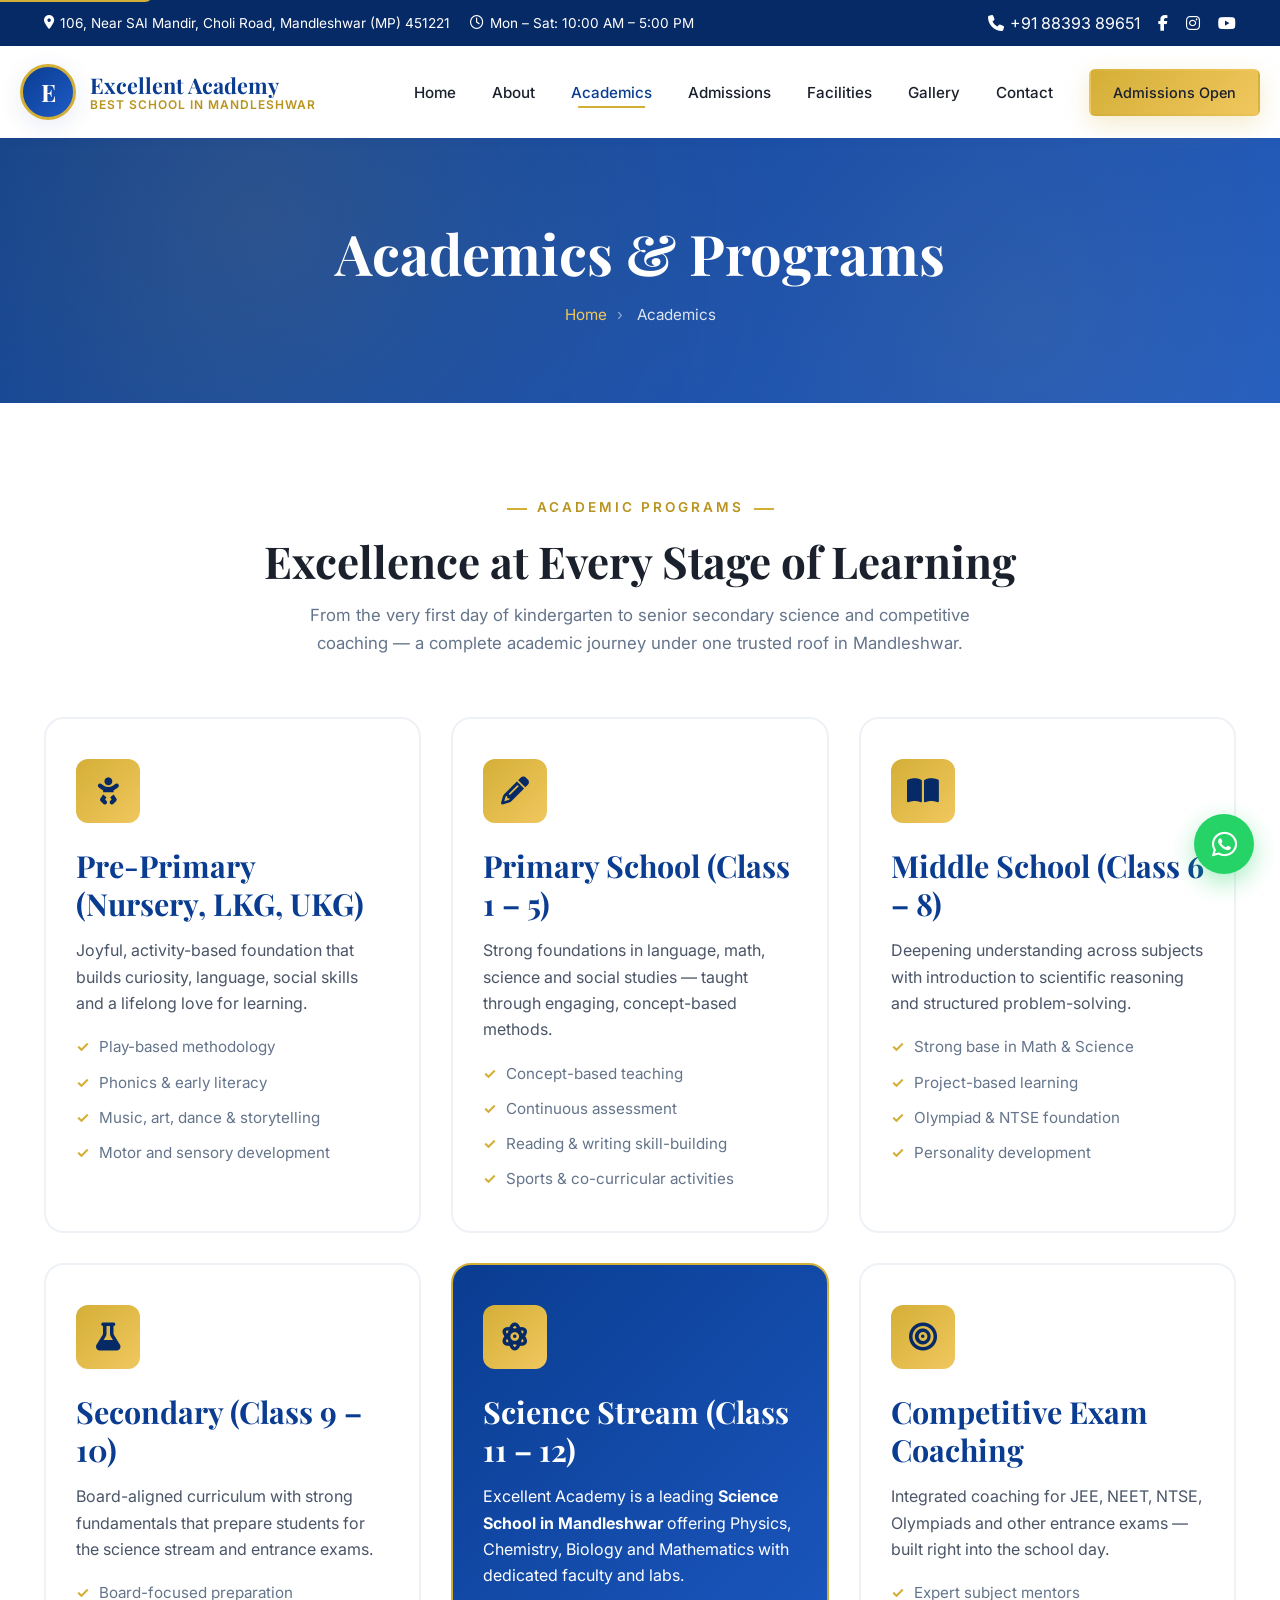
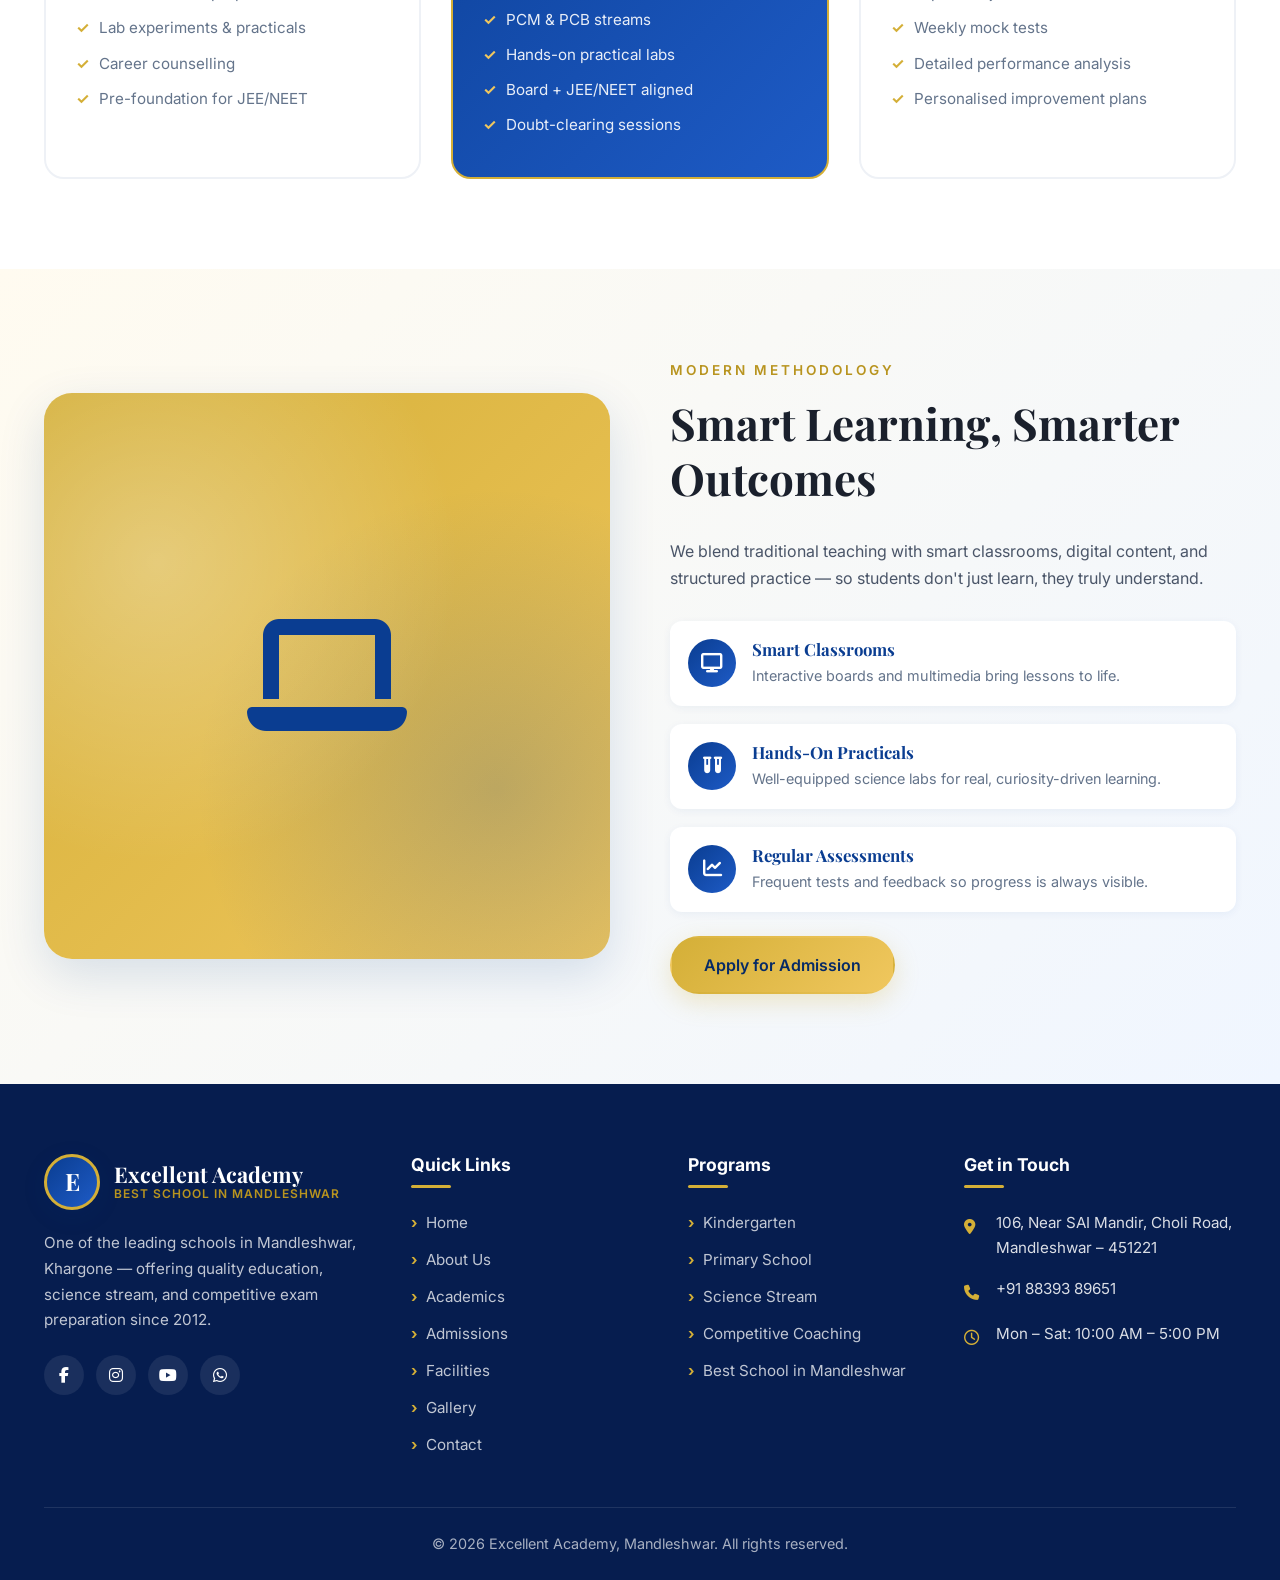
<file: academics.html>
<!DOCTYPE html>
<html lang="en">
<head>
<meta charset="UTF-8">
<meta name="viewport" content="width=device-width, initial-scale=1.0">
<title>Academics &amp; Science Stream | Best School in Mandleshwar – Excellent Academy</title>
<meta name="description" content="Explore academic programs at Excellent Academy — Pre-Primary, Primary, Middle, Science Stream and integrated competitive exam preparation in Mandleshwar, Khargone, MP.">
<meta name="keywords" content="Academics Excellent Academy, Science School in Mandleshwar, Best Coaching and School in Mandleshwar, Top School in Mandleshwar">
<meta name="robots" content="index, follow">
<link rel="canonical" href="https://excellentacademy.example.com/academics.html">
<meta property="og:title" content="Academics &amp; Science Stream | Excellent Academy Mandleshwar">
<meta property="og:description" content="Quality academics from KG to Class 12 Science with integrated competitive exam preparation at the best school in Mandleshwar.">
<meta property="og:url" content="https://excellentacademy.example.com/academics.html">
<link rel="icon" type="image/svg+xml" href="data:image/svg+xml,%3Csvg xmlns='http://www.w3.org/2000/svg' viewBox='0 0 100 100'%3E%3Crect width='100' height='100' rx='20' fill='%230a3d91'/%3E%3Ctext x='50' y='68' text-anchor='middle' fill='%23d4af37' font-size='60' font-family='Georgia' font-weight='bold'%3EE%3C/text%3E%3C/svg%3E">
<link rel="preconnect" href="https://fonts.googleapis.com">
<link rel="preconnect" href="https://fonts.gstatic.com" crossorigin>
<link href="https://fonts.googleapis.com/css2?family=Inter:wght@400;500;600;700&family=Playfair+Display:wght@600;700;800&display=swap" rel="stylesheet">
<link rel="stylesheet" href="https://cdnjs.cloudflare.com/ajax/libs/font-awesome/6.4.2/css/all.min.css">
<link rel="stylesheet" href="css/styles.css">
</head>
<body>

<a href="#main" class="skip-link">Skip to content</a>

<div class="topbar">
  <div class="container">
    <div class="topbar-info">
      <span><i class="fa-solid fa-location-dot"></i> 106, Near SAI Mandir, Choli Road, Mandleshwar (MP) 451221</span>
      <span><i class="fa-regular fa-clock"></i> Mon – Sat: 10:00 AM – 5:00 PM</span>
    </div>
    <div class="topbar-social">
      <a href="tel:+918839389651"><i class="fa-solid fa-phone"></i> +91 88393 89651</a>
      <a href="#" aria-label="Facebook"><i class="fa-brands fa-facebook-f"></i></a>
      <a href="#" aria-label="Instagram"><i class="fa-brands fa-instagram"></i></a>
      <a href="#" aria-label="YouTube"><i class="fa-brands fa-youtube"></i></a>
    </div>
  </div>
</div>

<header class="site-header">
  <div class="container nav-wrap">
    <a href="index.html" class="brand">
      <span class="brand-logo">E</span>
      <span class="brand-text">
        <span class="name">Excellent Academy</span>
        <span class="tagline">Best School in Mandleshwar</span>
      </span>
    </a>
    <nav aria-label="Primary">
      <ul class="nav-menu" id="navMenu">
        <li><a href="index.html">Home</a></li>
        <li><a href="about.html">About</a></li>
        <li><a href="academics.html">Academics</a></li>
        <li><a href="admissions.html">Admissions</a></li>
        <li><a href="facilities.html">Facilities</a></li>
        <li><a href="gallery.html">Gallery</a></li>
        <li><a href="contact.html">Contact</a></li>
        <li class="nav-cta"><a href="admissions.html" class="btn btn-primary">Admissions Open</a></li>
      </ul>
    </nav>
    <button class="hamburger" aria-label="Toggle menu"><span></span><span></span><span></span></button>
  </div>
</header>

<main id="main">

<section class="page-header">
  <div class="container">
    <h1>Academics &amp; Programs</h1>
    <p class="breadcrumb"><a href="index.html">Home</a><span class="sep">›</span> Academics</p>
  </div>
</section>

<section class="academics">
  <div class="container">
    <div class="section-header reveal">
      <span class="eyebrow">Academic Programs</span>
      <h2>Excellence at Every Stage of Learning</h2>
      <p>From the very first day of kindergarten to senior secondary science and competitive coaching — a complete academic journey under one trusted roof in Mandleshwar.</p>
    </div>

    <div class="programs-grid">
      <div class="program-card reveal">
        <div class="program-icon"><i class="fa-solid fa-baby"></i></div>
        <h3>Pre-Primary (Nursery, LKG, UKG)</h3>
        <p>Joyful, activity-based foundation that builds curiosity, language, social skills and a lifelong love for learning.</p>
        <ul>
          <li>Play-based methodology</li>
          <li>Phonics &amp; early literacy</li>
          <li>Music, art, dance &amp; storytelling</li>
          <li>Motor and sensory development</li>
        </ul>
      </div>

      <div class="program-card reveal delay-1">
        <div class="program-icon"><i class="fa-solid fa-pencil"></i></div>
        <h3>Primary School (Class 1 – 5)</h3>
        <p>Strong foundations in language, math, science and social studies — taught through engaging, concept-based methods.</p>
        <ul>
          <li>Concept-based teaching</li>
          <li>Continuous assessment</li>
          <li>Reading &amp; writing skill-building</li>
          <li>Sports &amp; co-curricular activities</li>
        </ul>
      </div>

      <div class="program-card reveal delay-2">
        <div class="program-icon"><i class="fa-solid fa-book-open"></i></div>
        <h3>Middle School (Class 6 – 8)</h3>
        <p>Deepening understanding across subjects with introduction to scientific reasoning and structured problem-solving.</p>
        <ul>
          <li>Strong base in Math &amp; Science</li>
          <li>Project-based learning</li>
          <li>Olympiad &amp; NTSE foundation</li>
          <li>Personality development</li>
        </ul>
      </div>

      <div class="program-card reveal delay-3">
        <div class="program-icon"><i class="fa-solid fa-flask"></i></div>
        <h3>Secondary (Class 9 – 10)</h3>
        <p>Board-aligned curriculum with strong fundamentals that prepare students for the science stream and entrance exams.</p>
        <ul>
          <li>Board-focused preparation</li>
          <li>Lab experiments &amp; practicals</li>
          <li>Career counselling</li>
          <li>Pre-foundation for JEE/NEET</li>
        </ul>
      </div>

      <div class="program-card featured reveal">
        <div class="program-icon"><i class="fa-solid fa-atom"></i></div>
        <h3>Science Stream (Class 11 – 12)</h3>
        <p>Excellent Academy is a leading <strong>Science School in Mandleshwar</strong> offering Physics, Chemistry, Biology and Mathematics with dedicated faculty and labs.</p>
        <ul>
          <li>PCM &amp; PCB streams</li>
          <li>Hands-on practical labs</li>
          <li>Board + JEE/NEET aligned</li>
          <li>Doubt-clearing sessions</li>
        </ul>
      </div>

      <div class="program-card reveal delay-1">
        <div class="program-icon"><i class="fa-solid fa-bullseye"></i></div>
        <h3>Competitive Exam Coaching</h3>
        <p>Integrated coaching for JEE, NEET, NTSE, Olympiads and other entrance exams — built right into the school day.</p>
        <ul>
          <li>Expert subject mentors</li>
          <li>Weekly mock tests</li>
          <li>Detailed performance analysis</li>
          <li>Personalised improvement plans</li>
        </ul>
      </div>
    </div>
  </div>
</section>

<section class="activity-section">
  <div class="container">
    <div class="activity-grid">
      <div class="activity-visual reveal">
        <div class="activity-visual-icon"><i class="fa-solid fa-laptop"></i></div>
      </div>
      <div class="activity-content reveal delay-1">
        <span class="eyebrow">Modern Methodology</span>
        <h2>Smart Learning, Smarter Outcomes</h2>
        <p>We blend traditional teaching with smart classrooms, digital content, and structured practice — so students don't just learn, they truly understand.</p>
        <div class="activity-features">
          <div class="activity-feature">
            <div class="icon"><i class="fa-solid fa-display"></i></div>
            <div>
              <h4>Smart Classrooms</h4>
              <p>Interactive boards and multimedia bring lessons to life.</p>
            </div>
          </div>
          <div class="activity-feature">
            <div class="icon"><i class="fa-solid fa-vials"></i></div>
            <div>
              <h4>Hands-On Practicals</h4>
              <p>Well-equipped science labs for real, curiosity-driven learning.</p>
            </div>
          </div>
          <div class="activity-feature">
            <div class="icon"><i class="fa-solid fa-chart-line"></i></div>
            <div>
              <h4>Regular Assessments</h4>
              <p>Frequent tests and feedback so progress is always visible.</p>
            </div>
          </div>
        </div>
        <a href="admissions.html" class="btn btn-primary" style="margin-top:24px;">Apply for Admission</a>
      </div>
    </div>
  </div>
</section>

</main>

<footer class="site-footer">
  <div class="container">
    <div class="footer-grid">
      <div class="footer-col footer-about">
        <a href="index.html" class="brand">
          <span class="brand-logo">E</span>
          <span class="brand-text">
            <span class="name">Excellent Academy</span>
            <span class="tagline">Best School in Mandleshwar</span>
          </span>
        </a>
        <p>One of the leading schools in Mandleshwar, Khargone — offering quality education, science stream, and competitive exam preparation since 2012.</p>
        <div class="footer-social">
          <a href="#" aria-label="Facebook"><i class="fa-brands fa-facebook-f"></i></a>
          <a href="#" aria-label="Instagram"><i class="fa-brands fa-instagram"></i></a>
          <a href="#" aria-label="YouTube"><i class="fa-brands fa-youtube"></i></a>
          <a href="#" aria-label="WhatsApp"><i class="fa-brands fa-whatsapp"></i></a>
        </div>
      </div>
      <div class="footer-col">
        <h4>Quick Links</h4>
        <div class="footer-links">
          <a href="index.html">Home</a>
          <a href="about.html">About Us</a>
          <a href="academics.html">Academics</a>
          <a href="admissions.html">Admissions</a>
          <a href="facilities.html">Facilities</a>
          <a href="gallery.html">Gallery</a>
          <a href="contact.html">Contact</a>
        </div>
      </div>
      <div class="footer-col">
        <h4>Programs</h4>
        <div class="footer-links">
          <a href="academics.html">Kindergarten</a>
          <a href="academics.html">Primary School</a>
          <a href="academics.html">Science Stream</a>
          <a href="academics.html">Competitive Coaching</a>
          <a href="best-school-in-mandleshwar.html">Best School in Mandleshwar</a>
        </div>
      </div>
      <div class="footer-col">
        <h4>Get in Touch</h4>
        <div class="footer-contact-item"><span class="icon"><i class="fa-solid fa-location-dot"></i></span><span>106, Near SAI Mandir, Choli Road, Mandleshwar – 451221</span></div>
        <div class="footer-contact-item"><span class="icon"><i class="fa-solid fa-phone"></i></span><a href="tel:+918839389651" style="color:inherit;">+91 88393 89651</a></div>
        <div class="footer-contact-item"><span class="icon"><i class="fa-regular fa-clock"></i></span><span>Mon – Sat: 10:00 AM – 5:00 PM</span></div>
      </div>
    </div>
    <div class="footer-bottom">
      © <span data-year>2025</span> Excellent Academy, Mandleshwar. All rights reserved.
    </div>
  </div>
</footer>

<a href="https://wa.me/918839389651" class="whatsapp-float" target="_blank" rel="noopener" aria-label="WhatsApp"><i class="fa-brands fa-whatsapp"></i></a>
<script src="js/script.js" defer></script>
</body>
</html>
</file>
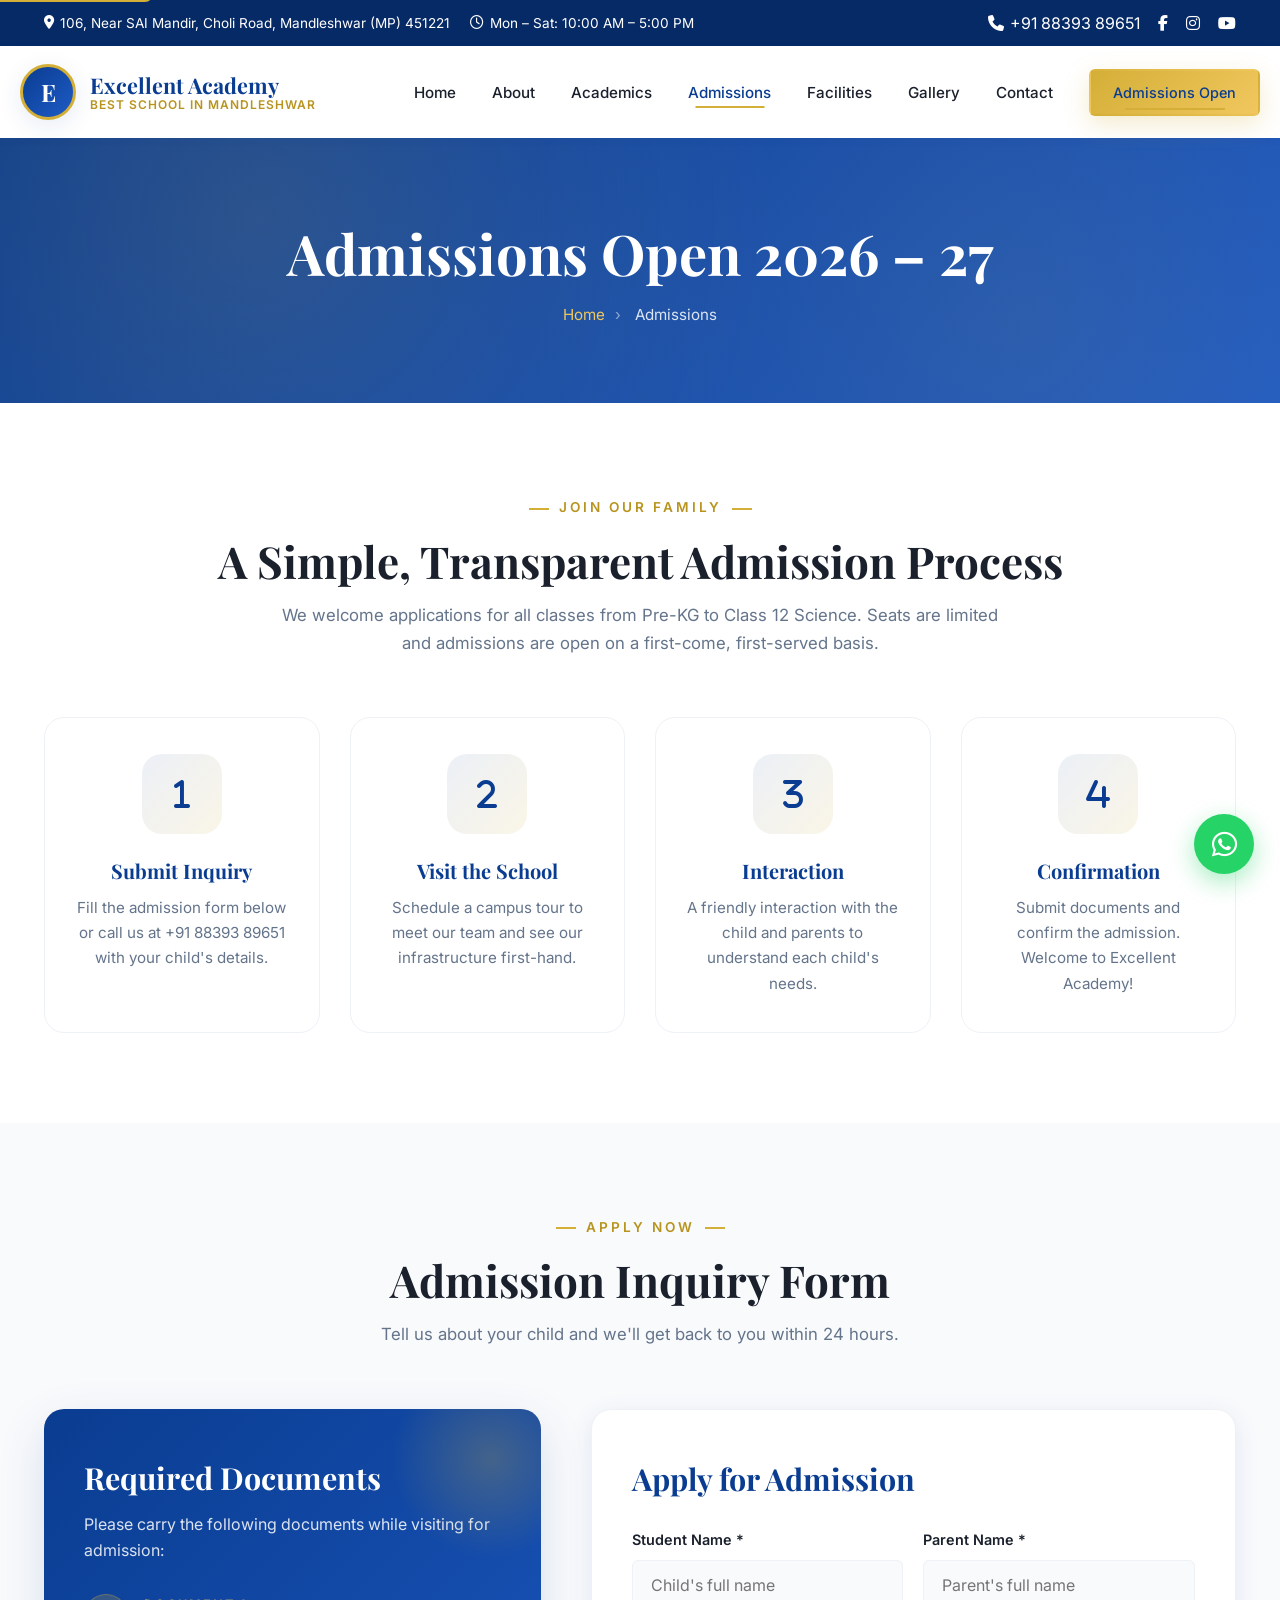
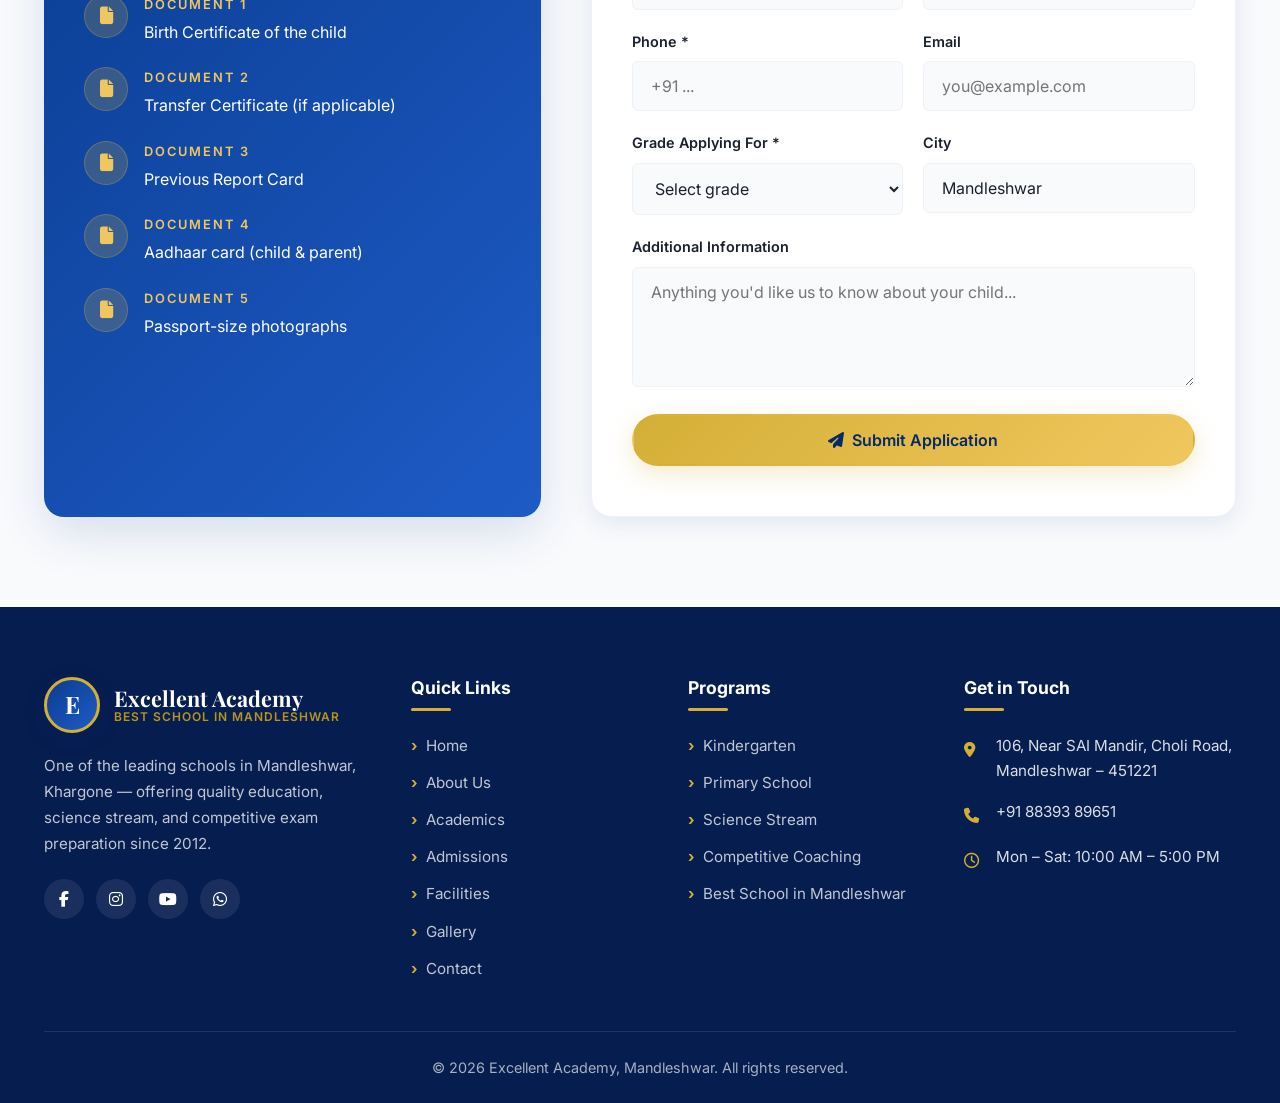
<file: admissions.html>
<!DOCTYPE html>
<html lang="en">
<head>
<meta charset="UTF-8">
<meta name="viewport" content="width=device-width, initial-scale=1.0">
<title>Admissions Open 2026-27 | Best School in Mandleshwar – Excellent Academy</title>
<meta name="description" content="Admissions open at Excellent Academy, one of the best schools in Mandleshwar. Apply for KG to Class 12 Science. Fill the inquiry form or call +91 88393 89651.">
<meta name="keywords" content="Admissions Mandleshwar, School Admission Khargone, Excellent Academy Admission, Best School in Mandleshwar">
<meta name="robots" content="index, follow">
<link rel="canonical" href="https://excellentacademy.example.com/admissions.html">
<meta property="og:title" content="Admissions Open | Excellent Academy Mandleshwar">
<meta property="og:description" content="Apply for KG to Class 12 Science at the best school in Mandleshwar. Limited seats.">
<meta property="og:url" content="https://excellentacademy.example.com/admissions.html">
<link rel="icon" type="image/svg+xml" href="data:image/svg+xml,%3Csvg xmlns='http://www.w3.org/2000/svg' viewBox='0 0 100 100'%3E%3Crect width='100' height='100' rx='20' fill='%230a3d91'/%3E%3Ctext x='50' y='68' text-anchor='middle' fill='%23d4af37' font-size='60' font-family='Georgia' font-weight='bold'%3EE%3C/text%3E%3C/svg%3E">
<link rel="preconnect" href="https://fonts.googleapis.com">
<link rel="preconnect" href="https://fonts.gstatic.com" crossorigin>
<link href="https://fonts.googleapis.com/css2?family=Inter:wght@400;500;600;700&family=Playfair+Display:wght@600;700;800&display=swap" rel="stylesheet">
<link rel="stylesheet" href="https://cdnjs.cloudflare.com/ajax/libs/font-awesome/6.4.2/css/all.min.css">
<link rel="stylesheet" href="css/styles.css">
</head>
<body>

<a href="#main" class="skip-link">Skip to content</a>

<div class="topbar">
  <div class="container">
    <div class="topbar-info">
      <span><i class="fa-solid fa-location-dot"></i> 106, Near SAI Mandir, Choli Road, Mandleshwar (MP) 451221</span>
      <span><i class="fa-regular fa-clock"></i> Mon – Sat: 10:00 AM – 5:00 PM</span>
    </div>
    <div class="topbar-social">
      <a href="tel:+918839389651"><i class="fa-solid fa-phone"></i> +91 88393 89651</a>
      <a href="#" aria-label="Facebook"><i class="fa-brands fa-facebook-f"></i></a>
      <a href="#" aria-label="Instagram"><i class="fa-brands fa-instagram"></i></a>
      <a href="#" aria-label="YouTube"><i class="fa-brands fa-youtube"></i></a>
    </div>
  </div>
</div>

<header class="site-header">
  <div class="container nav-wrap">
    <a href="index.html" class="brand">
      <span class="brand-logo">E</span>
      <span class="brand-text">
        <span class="name">Excellent Academy</span>
        <span class="tagline">Best School in Mandleshwar</span>
      </span>
    </a>
    <nav aria-label="Primary">
      <ul class="nav-menu" id="navMenu">
        <li><a href="index.html">Home</a></li>
        <li><a href="about.html">About</a></li>
        <li><a href="academics.html">Academics</a></li>
        <li><a href="admissions.html">Admissions</a></li>
        <li><a href="facilities.html">Facilities</a></li>
        <li><a href="gallery.html">Gallery</a></li>
        <li><a href="contact.html">Contact</a></li>
        <li class="nav-cta"><a href="admissions.html" class="btn btn-primary">Admissions Open</a></li>
      </ul>
    </nav>
    <button class="hamburger" aria-label="Toggle menu"><span></span><span></span><span></span></button>
  </div>
</header>

<main id="main">

<section class="page-header">
  <div class="container">
    <h1>Admissions Open 2026 – 27</h1>
    <p class="breadcrumb"><a href="index.html">Home</a><span class="sep">›</span> Admissions</p>
  </div>
</section>

<section class="why-choose">
  <div class="container">
    <div class="section-header reveal">
      <span class="eyebrow">Join Our Family</span>
      <h2>A Simple, Transparent Admission Process</h2>
      <p>We welcome applications for all classes from Pre-KG to Class 12 Science. Seats are limited and admissions are open on a first-come, first-served basis.</p>
    </div>

    <div class="why-grid">
      <div class="why-card reveal">
        <div class="icon"><i class="fa-solid fa-1"></i></div>
        <h3>Submit Inquiry</h3>
        <p>Fill the admission form below or call us at +91 88393 89651 with your child's details.</p>
      </div>
      <div class="why-card reveal delay-1">
        <div class="icon"><i class="fa-solid fa-2"></i></div>
        <h3>Visit the School</h3>
        <p>Schedule a campus tour to meet our team and see our infrastructure first-hand.</p>
      </div>
      <div class="why-card reveal delay-2">
        <div class="icon"><i class="fa-solid fa-3"></i></div>
        <h3>Interaction</h3>
        <p>A friendly interaction with the child and parents to understand each child's needs.</p>
      </div>
      <div class="why-card reveal delay-3">
        <div class="icon"><i class="fa-solid fa-4"></i></div>
        <h3>Confirmation</h3>
        <p>Submit documents and confirm the admission. Welcome to Excellent Academy!</p>
      </div>
    </div>
  </div>
</section>

<section class="contact-section">
  <div class="container">
    <div class="section-header reveal">
      <span class="eyebrow">Apply Now</span>
      <h2>Admission Inquiry Form</h2>
      <p>Tell us about your child and we'll get back to you within 24 hours.</p>
    </div>

    <div class="contact-grid">
      <div class="contact-info-card reveal">
        <h3>Required Documents</h3>
        <p>Please carry the following documents while visiting for admission:</p>
        <div class="contact-info-list">
          <div class="contact-info-item">
            <div class="icon"><i class="fa-solid fa-file"></i></div>
            <div><span class="label">Document 1</span><span class="value">Birth Certificate of the child</span></div>
          </div>
          <div class="contact-info-item">
            <div class="icon"><i class="fa-solid fa-file"></i></div>
            <div><span class="label">Document 2</span><span class="value">Transfer Certificate (if applicable)</span></div>
          </div>
          <div class="contact-info-item">
            <div class="icon"><i class="fa-solid fa-file"></i></div>
            <div><span class="label">Document 3</span><span class="value">Previous Report Card</span></div>
          </div>
          <div class="contact-info-item">
            <div class="icon"><i class="fa-solid fa-file"></i></div>
            <div><span class="label">Document 4</span><span class="value">Aadhaar card (child &amp; parent)</span></div>
          </div>
          <div class="contact-info-item">
            <div class="icon"><i class="fa-solid fa-file"></i></div>
            <div><span class="label">Document 5</span><span class="value">Passport-size photographs</span></div>
          </div>
        </div>
      </div>

      <div class="contact-form-card reveal delay-1">
        <h3>Apply for Admission</h3>
        <form data-form="admission" novalidate>
          <div class="form-grid">
            <div class="form-row">
              <div class="form-group">
                <label for="studentName">Student Name *</label>
                <input type="text" id="studentName" name="studentName" required placeholder="Child's full name">
              </div>
              <div class="form-group">
                <label for="parentName">Parent Name *</label>
                <input type="text" id="parentName" name="parentName" required placeholder="Parent's full name">
              </div>
            </div>
            <div class="form-row">
              <div class="form-group">
                <label for="phone">Phone *</label>
                <input type="tel" id="phone" name="phone" required placeholder="+91 ...">
              </div>
              <div class="form-group">
                <label for="email">Email</label>
                <input type="email" id="email" name="email" placeholder="you@example.com">
              </div>
            </div>
            <div class="form-row">
              <div class="form-group">
                <label for="grade">Grade Applying For *</label>
                <select id="grade" name="grade" required>
                  <option value="">Select grade</option>
                  <option>Pre-KG</option>
                  <option>LKG / UKG</option>
                  <option>Class 1 – 5</option>
                  <option>Class 6 – 8</option>
                  <option>Class 9 – 10</option>
                  <option>Class 11 – 12 Science</option>
                </select>
              </div>
              <div class="form-group">
                <label for="city">City</label>
                <input type="text" id="city" name="city" placeholder="Mandleshwar" value="Mandleshwar">
              </div>
            </div>
            <div class="form-group">
              <label for="message">Additional Information</label>
              <textarea id="message" name="message" placeholder="Anything you'd like us to know about your child..."></textarea>
            </div>
            <button type="submit" class="btn btn-primary"><i class="fa-solid fa-paper-plane"></i> Submit Application</button>
            <div class="form-success">✓ Thank you! We've received your application and will reach out within 24 hours.</div>
          </div>
        </form>
      </div>
    </div>
  </div>
</section>

</main>

<footer class="site-footer">
  <div class="container">
    <div class="footer-grid">
      <div class="footer-col footer-about">
        <a href="index.html" class="brand">
          <span class="brand-logo">E</span>
          <span class="brand-text">
            <span class="name">Excellent Academy</span>
            <span class="tagline">Best School in Mandleshwar</span>
          </span>
        </a>
        <p>One of the leading schools in Mandleshwar, Khargone — offering quality education, science stream, and competitive exam preparation since 2012.</p>
        <div class="footer-social">
          <a href="#" aria-label="Facebook"><i class="fa-brands fa-facebook-f"></i></a>
          <a href="#" aria-label="Instagram"><i class="fa-brands fa-instagram"></i></a>
          <a href="#" aria-label="YouTube"><i class="fa-brands fa-youtube"></i></a>
          <a href="#" aria-label="WhatsApp"><i class="fa-brands fa-whatsapp"></i></a>
        </div>
      </div>
      <div class="footer-col">
        <h4>Quick Links</h4>
        <div class="footer-links">
          <a href="index.html">Home</a>
          <a href="about.html">About Us</a>
          <a href="academics.html">Academics</a>
          <a href="admissions.html">Admissions</a>
          <a href="facilities.html">Facilities</a>
          <a href="gallery.html">Gallery</a>
          <a href="contact.html">Contact</a>
        </div>
      </div>
      <div class="footer-col">
        <h4>Programs</h4>
        <div class="footer-links">
          <a href="academics.html">Kindergarten</a>
          <a href="academics.html">Primary School</a>
          <a href="academics.html">Science Stream</a>
          <a href="academics.html">Competitive Coaching</a>
          <a href="best-school-in-mandleshwar.html">Best School in Mandleshwar</a>
        </div>
      </div>
      <div class="footer-col">
        <h4>Get in Touch</h4>
        <div class="footer-contact-item"><span class="icon"><i class="fa-solid fa-location-dot"></i></span><span>106, Near SAI Mandir, Choli Road, Mandleshwar – 451221</span></div>
        <div class="footer-contact-item"><span class="icon"><i class="fa-solid fa-phone"></i></span><a href="tel:+918839389651" style="color:inherit;">+91 88393 89651</a></div>
        <div class="footer-contact-item"><span class="icon"><i class="fa-regular fa-clock"></i></span><span>Mon – Sat: 10:00 AM – 5:00 PM</span></div>
      </div>
    </div>
    <div class="footer-bottom">
      © <span data-year>2025</span> Excellent Academy, Mandleshwar. All rights reserved.
    </div>
  </div>
</footer>

<a href="https://wa.me/918839389651" class="whatsapp-float" target="_blank" rel="noopener" aria-label="WhatsApp"><i class="fa-brands fa-whatsapp"></i></a>
<script src="js/script.js" defer></script>
</body>
</html>
</file>
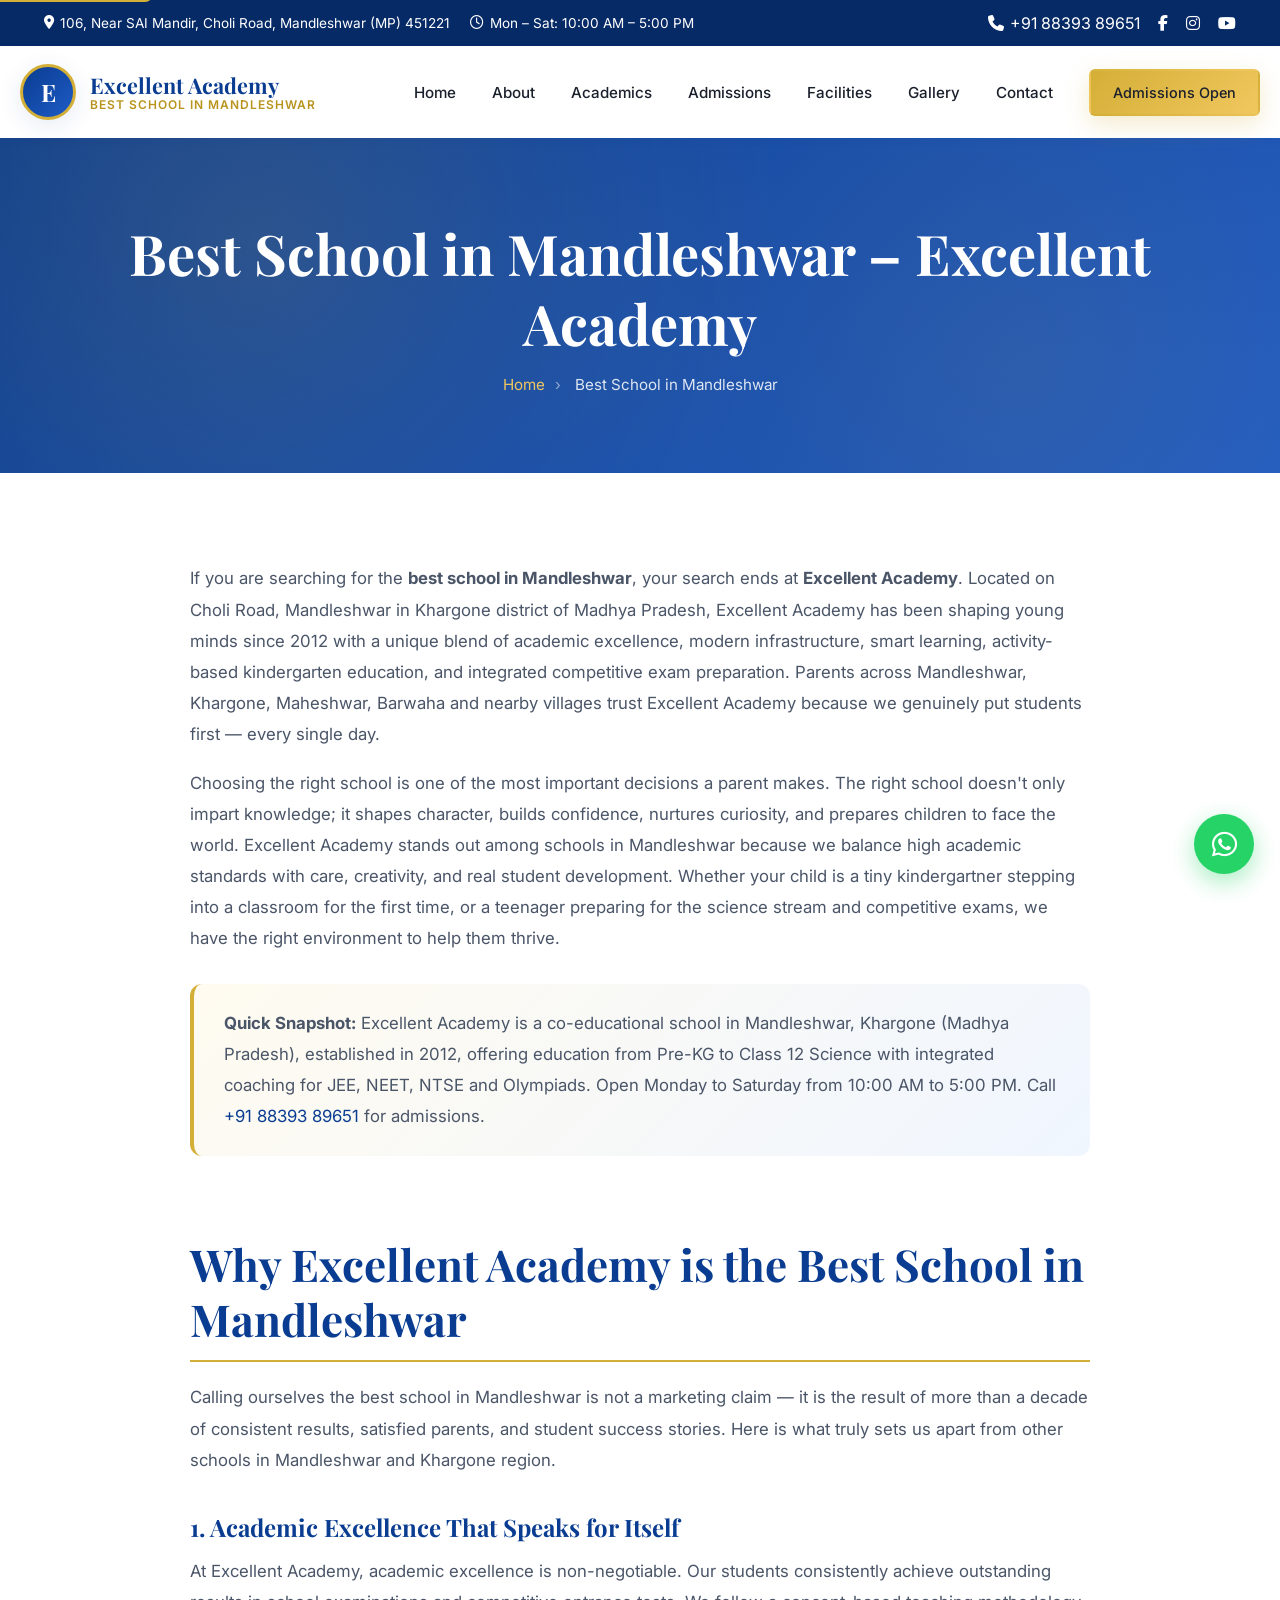
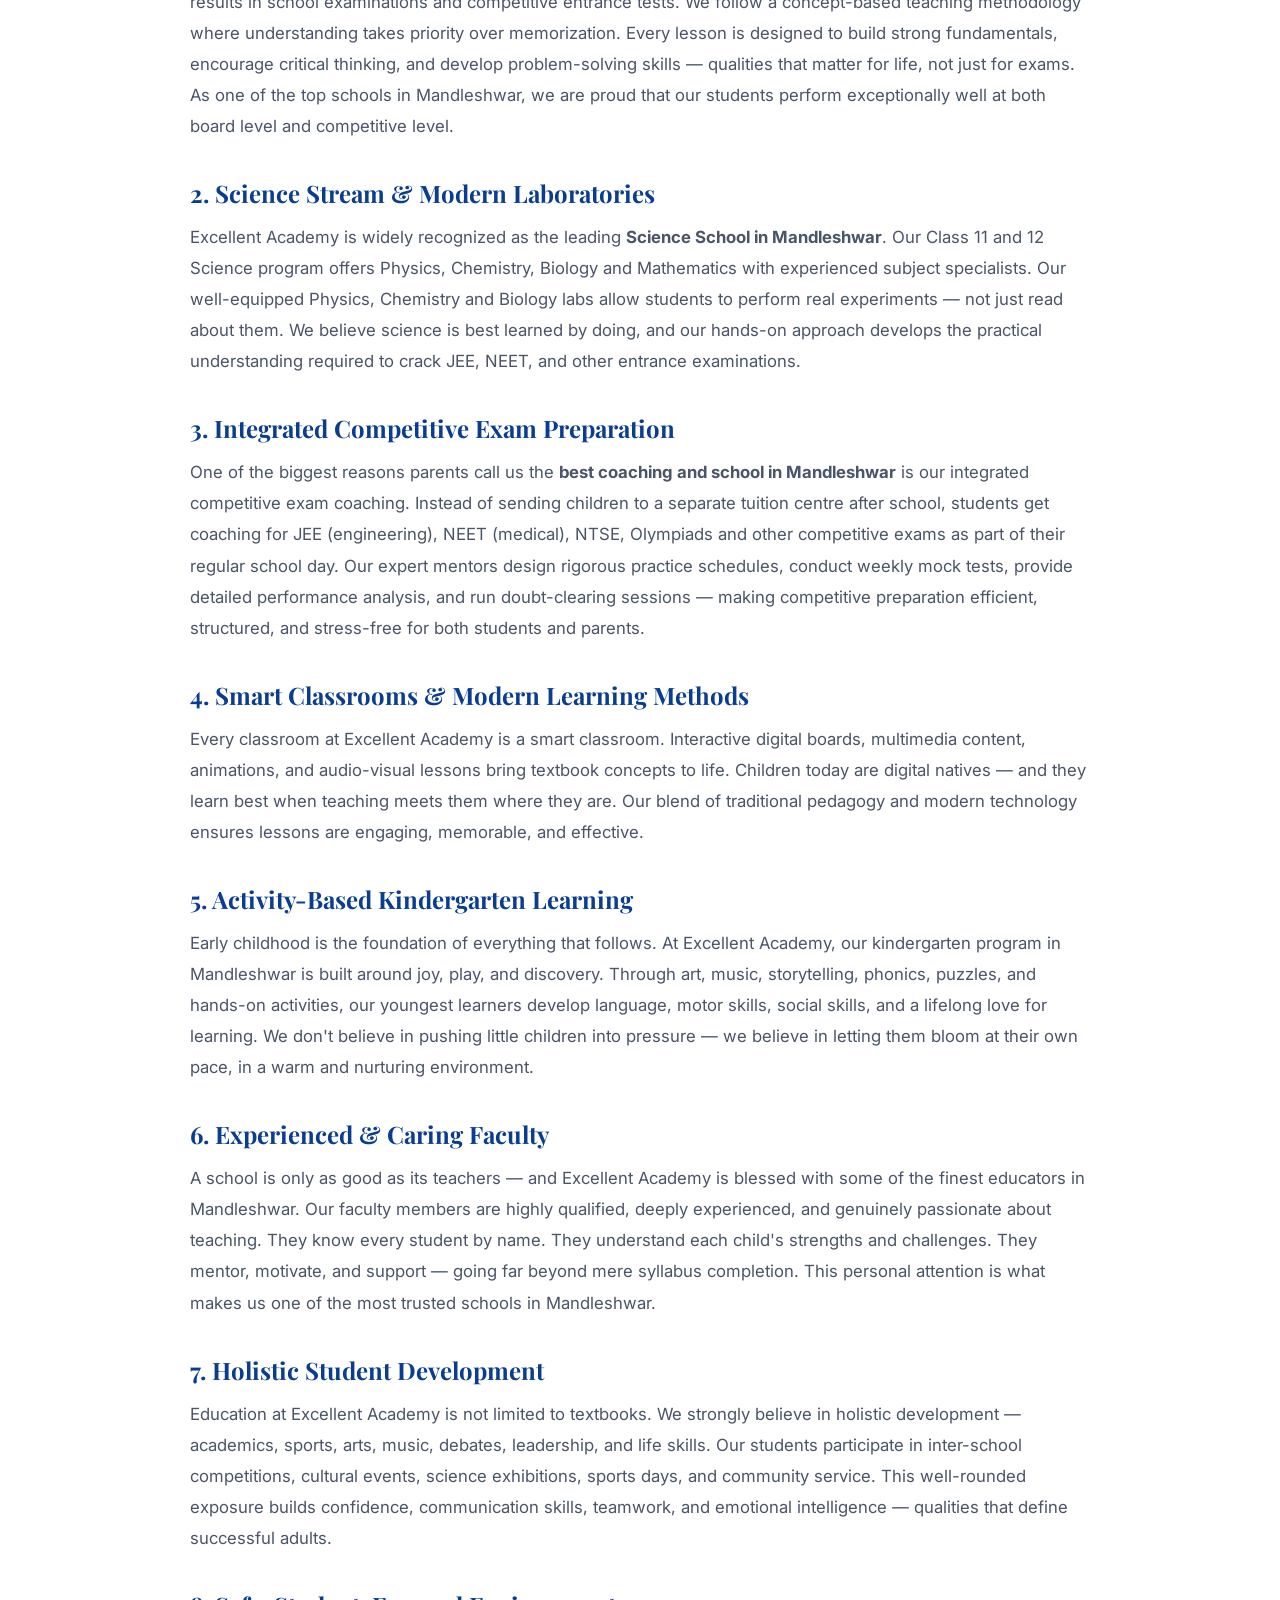
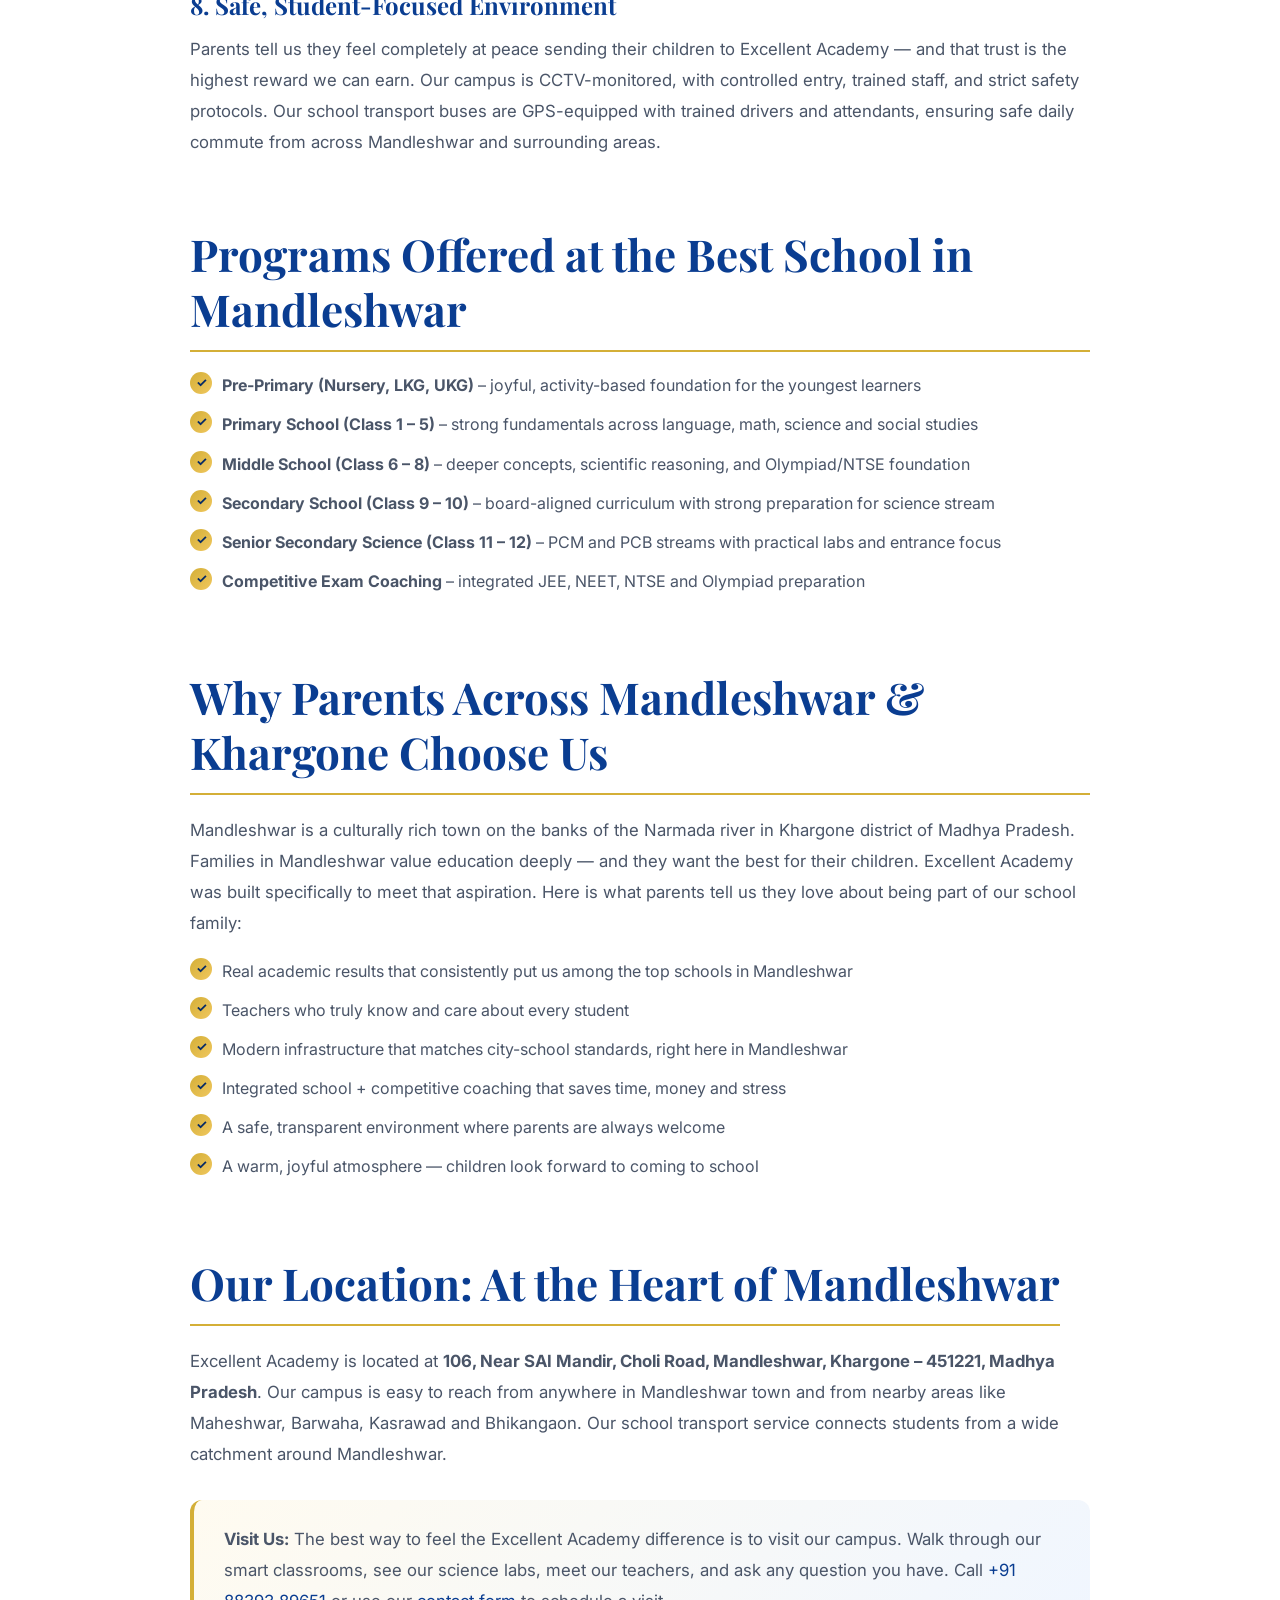
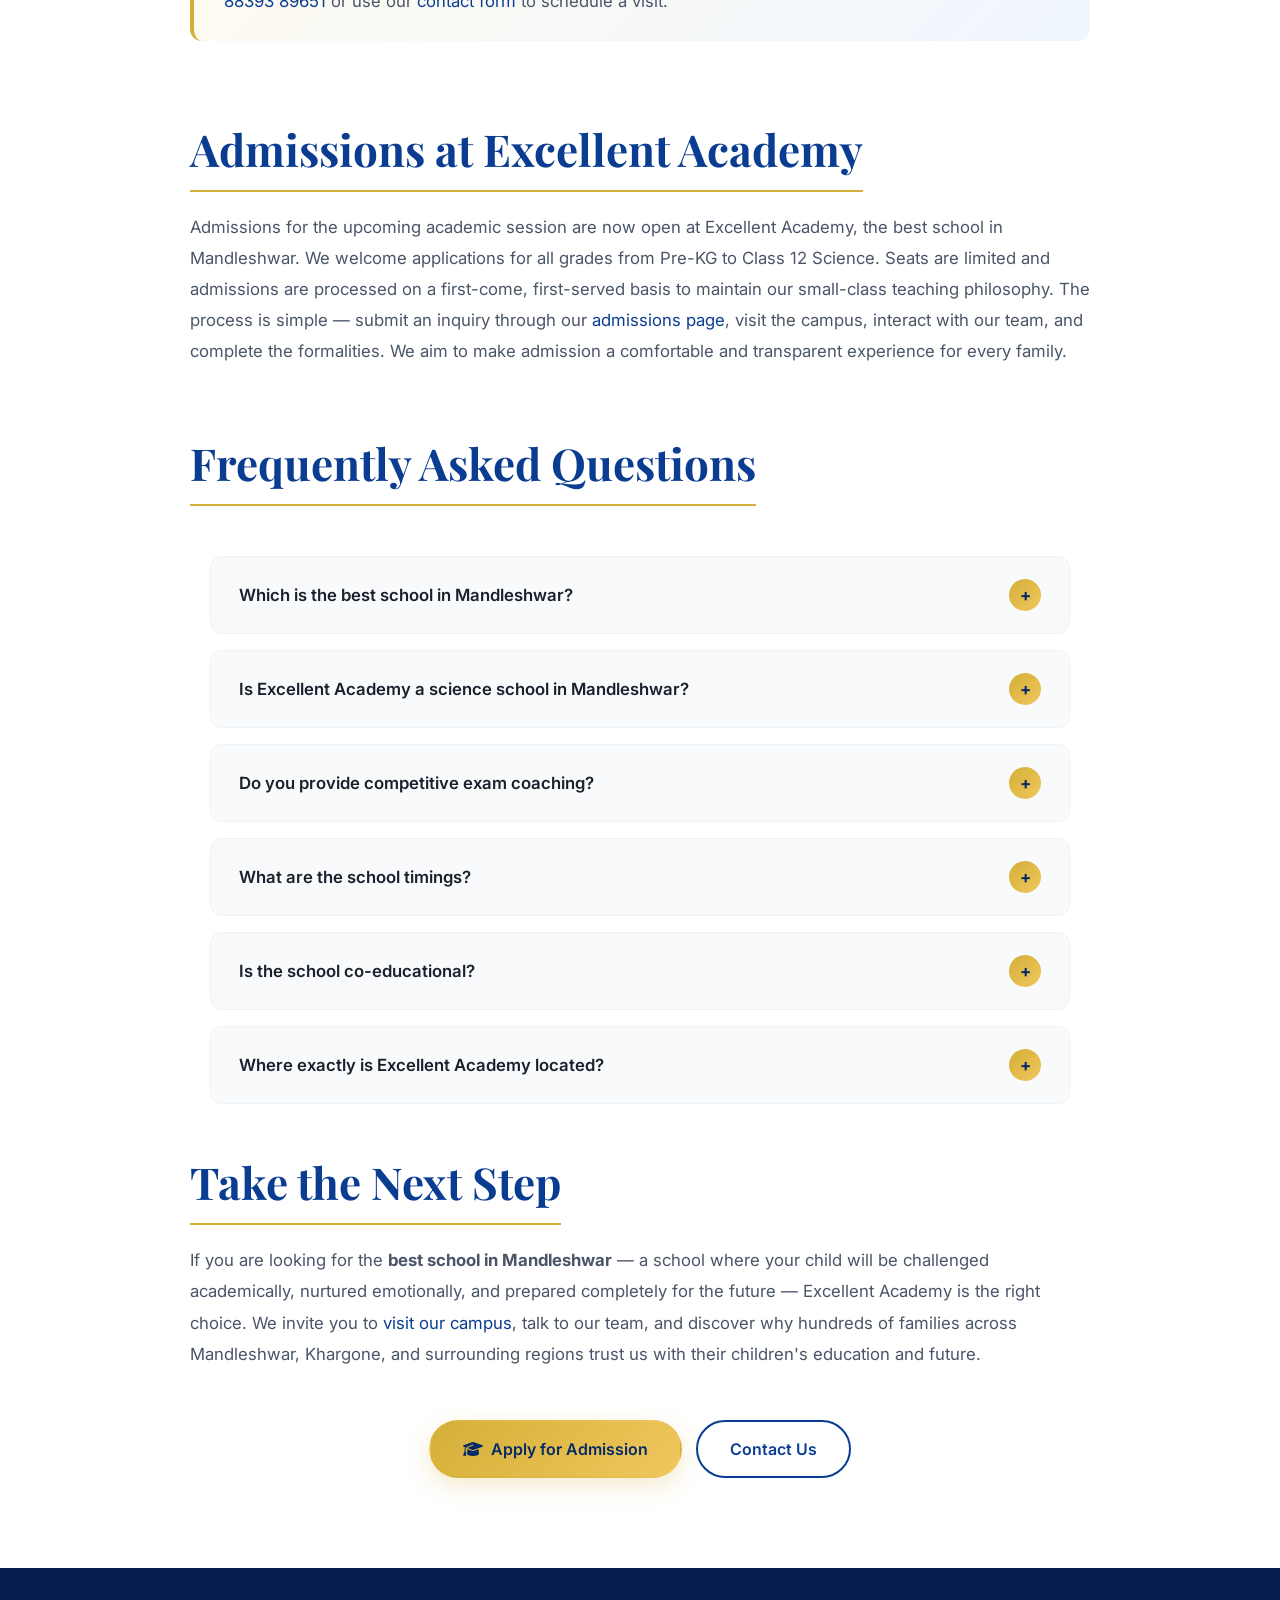
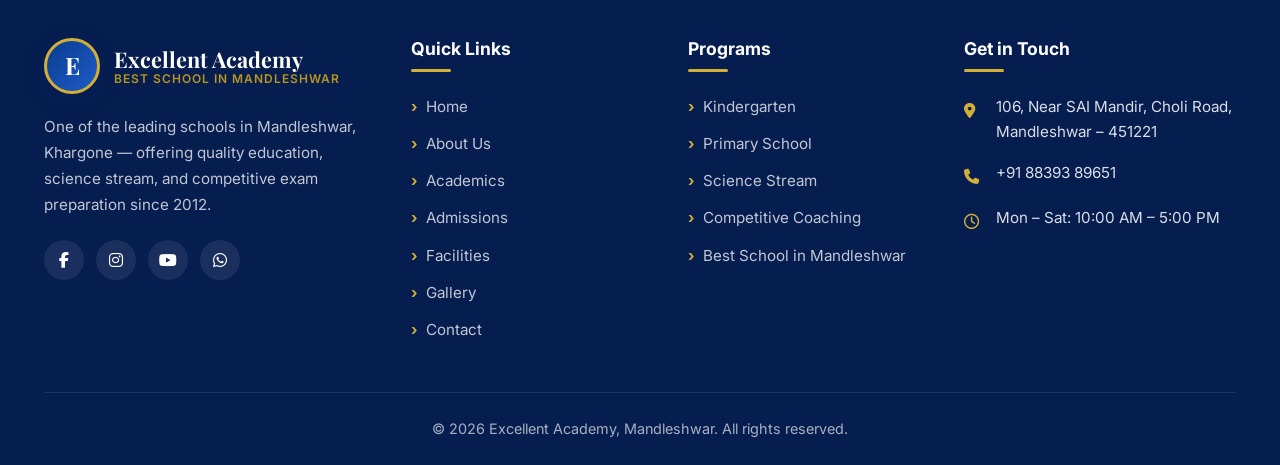
<file: best-school-in-mandleshwar.html>
<!DOCTYPE html>
<html lang="en">
<head>
<meta charset="UTF-8">
<meta name="viewport" content="width=device-width, initial-scale=1.0">

<title>Best School in Mandleshwar – Top CBSE &amp; Science School | Excellent Academy</title>
<meta name="description" content="Looking for the best school in Mandleshwar? Excellent Academy is a top school in Mandleshwar, Khargone offering quality education, science stream, competitive exam preparation, smart learning and holistic development since 2012.">
<meta name="keywords" content="Best School in Mandleshwar, Top School in Mandleshwar, School in Mandleshwar, Best Coaching and School in Mandleshwar, Science School in Mandleshwar, CBSE School Mandleshwar, Best School in Khargone, Co-ed School Mandleshwar">
<meta name="robots" content="index, follow, max-image-preview:large">
<meta name="geo.region" content="IN-MP">
<meta name="geo.placename" content="Mandleshwar, Khargone, Madhya Pradesh">
<meta name="geo.position" content="22.1747;75.6595">
<link rel="canonical" href="https://excellentacademy.example.com/best-school-in-mandleshwar.html">

<meta property="og:type" content="article">
<meta property="og:title" content="Best School in Mandleshwar | Excellent Academy">
<meta property="og:description" content="Excellent Academy is widely regarded as the best school in Mandleshwar, Khargone. Quality academics, science stream, competitive exam coaching, smart classrooms and holistic development since 2012.">
<meta property="og:url" content="https://excellentacademy.example.com/best-school-in-mandleshwar.html">
<meta property="og:locale" content="en_IN">

<link rel="icon" type="image/svg+xml" href="data:image/svg+xml,%3Csvg xmlns='http://www.w3.org/2000/svg' viewBox='0 0 100 100'%3E%3Crect width='100' height='100' rx='20' fill='%230a3d91'/%3E%3Ctext x='50' y='68' text-anchor='middle' fill='%23d4af37' font-size='60' font-family='Georgia' font-weight='bold'%3EE%3C/text%3E%3C/svg%3E">
<link rel="preconnect" href="https://fonts.googleapis.com">
<link rel="preconnect" href="https://fonts.gstatic.com" crossorigin>
<link href="https://fonts.googleapis.com/css2?family=Inter:wght@400;500;600;700&family=Playfair+Display:wght@600;700;800&display=swap" rel="stylesheet">
<link rel="stylesheet" href="https://cdnjs.cloudflare.com/ajax/libs/font-awesome/6.4.2/css/all.min.css">
<link rel="stylesheet" href="css/styles.css">

<!-- FAQ Schema -->
<script type="application/ld+json">
{
  "@context": "https://schema.org",
  "@type": "FAQPage",
  "mainEntity": [
    {"@type":"Question","name":"Which is the best school in Mandleshwar?","acceptedAnswer":{"@type":"Answer","text":"Excellent Academy is widely regarded as the best school in Mandleshwar, Khargone (MP), known for academic excellence, science stream, competitive exam preparation, smart classrooms and holistic development since 2012."}},
    {"@type":"Question","name":"What grades does Excellent Academy Mandleshwar cover?","acceptedAnswer":{"@type":"Answer","text":"Excellent Academy offers complete schooling from Pre-KG and kindergarten through to Class 12 Science, along with integrated competitive exam coaching."}},
    {"@type":"Question","name":"Is Excellent Academy a science school in Mandleshwar?","acceptedAnswer":{"@type":"Answer","text":"Yes, Excellent Academy is one of the leading science schools in Mandleshwar offering Physics, Chemistry, Biology and Mathematics with dedicated labs and expert faculty."}},
    {"@type":"Question","name":"Does the school provide competitive exam coaching?","acceptedAnswer":{"@type":"Answer","text":"Yes. The school provides structured coaching for JEE, NEET, NTSE and Olympiads, integrated with regular school education — making it the best coaching and school in Mandleshwar."}},
    {"@type":"Question","name":"What are the timings of Excellent Academy?","acceptedAnswer":{"@type":"Answer","text":"The school operates Monday to Saturday from 10:00 AM to 5:00 PM and remains closed on Sundays."}},
    {"@type":"Question","name":"Where is Excellent Academy located in Mandleshwar?","acceptedAnswer":{"@type":"Answer","text":"Excellent Academy is located at 106, Near SAI Mandir, Choli Road, Mandleshwar, Khargone – 451221, Madhya Pradesh."}}
  ]
}
</script>

<!-- Breadcrumb Schema -->
<script type="application/ld+json">
{
  "@context": "https://schema.org",
  "@type": "BreadcrumbList",
  "itemListElement": [
    {"@type":"ListItem","position":1,"name":"Home","item":"https://excellentacademy.example.com/"},
    {"@type":"ListItem","position":2,"name":"Best School in Mandleshwar","item":"https://excellentacademy.example.com/best-school-in-mandleshwar.html"}
  ]
}
</script>
</head>
<body>

<a href="#main" class="skip-link">Skip to content</a>

<div class="topbar">
  <div class="container">
    <div class="topbar-info">
      <span><i class="fa-solid fa-location-dot"></i> 106, Near SAI Mandir, Choli Road, Mandleshwar (MP) 451221</span>
      <span><i class="fa-regular fa-clock"></i> Mon – Sat: 10:00 AM – 5:00 PM</span>
    </div>
    <div class="topbar-social">
      <a href="tel:+918839389651"><i class="fa-solid fa-phone"></i> +91 88393 89651</a>
      <a href="#" aria-label="Facebook"><i class="fa-brands fa-facebook-f"></i></a>
      <a href="#" aria-label="Instagram"><i class="fa-brands fa-instagram"></i></a>
      <a href="#" aria-label="YouTube"><i class="fa-brands fa-youtube"></i></a>
    </div>
  </div>
</div>

<header class="site-header">
  <div class="container nav-wrap">
    <a href="index.html" class="brand">
      <span class="brand-logo">E</span>
      <span class="brand-text">
        <span class="name">Excellent Academy</span>
        <span class="tagline">Best School in Mandleshwar</span>
      </span>
    </a>
    <nav aria-label="Primary">
      <ul class="nav-menu" id="navMenu">
        <li><a href="index.html">Home</a></li>
        <li><a href="about.html">About</a></li>
        <li><a href="academics.html">Academics</a></li>
        <li><a href="admissions.html">Admissions</a></li>
        <li><a href="facilities.html">Facilities</a></li>
        <li><a href="gallery.html">Gallery</a></li>
        <li><a href="contact.html">Contact</a></li>
        <li class="nav-cta"><a href="admissions.html" class="btn btn-primary">Admissions Open</a></li>
      </ul>
    </nav>
    <button class="hamburger" aria-label="Toggle menu"><span></span><span></span><span></span></button>
  </div>
</header>

<main id="main">

<section class="page-header">
  <div class="container">
    <h1>Best School in Mandleshwar – Excellent Academy</h1>
    <p class="breadcrumb"><a href="index.html">Home</a><span class="sep">›</span> Best School in Mandleshwar</p>
  </div>
</section>

<section class="why-choose">
  <div class="container">
    <div class="seo-content">

      <p>If you are searching for the <strong>best school in Mandleshwar</strong>, your search ends at <strong>Excellent Academy</strong>. Located on Choli Road, Mandleshwar in Khargone district of Madhya Pradesh, Excellent Academy has been shaping young minds since 2012 with a unique blend of academic excellence, modern infrastructure, smart learning, activity-based kindergarten education, and integrated competitive exam preparation. Parents across Mandleshwar, Khargone, Maheshwar, Barwaha and nearby villages trust Excellent Academy because we genuinely put students first — every single day.</p>

      <p>Choosing the right school is one of the most important decisions a parent makes. The right school doesn't only impart knowledge; it shapes character, builds confidence, nurtures curiosity, and prepares children to face the world. Excellent Academy stands out among schools in Mandleshwar because we balance high academic standards with care, creativity, and real student development. Whether your child is a tiny kindergartner stepping into a classroom for the first time, or a teenager preparing for the science stream and competitive exams, we have the right environment to help them thrive.</p>

      <div class="highlight-box">
        <p><strong>Quick Snapshot:</strong> Excellent Academy is a co-educational school in Mandleshwar, Khargone (Madhya Pradesh), established in 2012, offering education from Pre-KG to Class 12 Science with integrated coaching for JEE, NEET, NTSE and Olympiads. Open Monday to Saturday from 10:00 AM to 5:00 PM. Call <a href="tel:+918839389651">+91 88393 89651</a> for admissions.</p>
      </div>

      <h2>Why Excellent Academy is the Best School in Mandleshwar</h2>

      <p>Calling ourselves the best school in Mandleshwar is not a marketing claim — it is the result of more than a decade of consistent results, satisfied parents, and student success stories. Here is what truly sets us apart from other schools in Mandleshwar and Khargone region.</p>

      <h3>1. Academic Excellence That Speaks for Itself</h3>
      <p>At Excellent Academy, academic excellence is non-negotiable. Our students consistently achieve outstanding results in school examinations and competitive entrance tests. We follow a concept-based teaching methodology where understanding takes priority over memorization. Every lesson is designed to build strong fundamentals, encourage critical thinking, and develop problem-solving skills — qualities that matter for life, not just for exams. As one of the top schools in Mandleshwar, we are proud that our students perform exceptionally well at both board level and competitive level.</p>

      <h3>2. Science Stream &amp; Modern Laboratories</h3>
      <p>Excellent Academy is widely recognized as the leading <strong>Science School in Mandleshwar</strong>. Our Class 11 and 12 Science program offers Physics, Chemistry, Biology and Mathematics with experienced subject specialists. Our well-equipped Physics, Chemistry and Biology labs allow students to perform real experiments — not just read about them. We believe science is best learned by doing, and our hands-on approach develops the practical understanding required to crack JEE, NEET, and other entrance examinations.</p>

      <h3>3. Integrated Competitive Exam Preparation</h3>
      <p>One of the biggest reasons parents call us the <strong>best coaching and school in Mandleshwar</strong> is our integrated competitive exam coaching. Instead of sending children to a separate tuition centre after school, students get coaching for JEE (engineering), NEET (medical), NTSE, Olympiads and other competitive exams as part of their regular school day. Our expert mentors design rigorous practice schedules, conduct weekly mock tests, provide detailed performance analysis, and run doubt-clearing sessions — making competitive preparation efficient, structured, and stress-free for both students and parents.</p>

      <h3>4. Smart Classrooms &amp; Modern Learning Methods</h3>
      <p>Every classroom at Excellent Academy is a smart classroom. Interactive digital boards, multimedia content, animations, and audio-visual lessons bring textbook concepts to life. Children today are digital natives — and they learn best when teaching meets them where they are. Our blend of traditional pedagogy and modern technology ensures lessons are engaging, memorable, and effective.</p>

      <h3>5. Activity-Based Kindergarten Learning</h3>
      <p>Early childhood is the foundation of everything that follows. At Excellent Academy, our kindergarten program in Mandleshwar is built around joy, play, and discovery. Through art, music, storytelling, phonics, puzzles, and hands-on activities, our youngest learners develop language, motor skills, social skills, and a lifelong love for learning. We don't believe in pushing little children into pressure — we believe in letting them bloom at their own pace, in a warm and nurturing environment.</p>

      <h3>6. Experienced &amp; Caring Faculty</h3>
      <p>A school is only as good as its teachers — and Excellent Academy is blessed with some of the finest educators in Mandleshwar. Our faculty members are highly qualified, deeply experienced, and genuinely passionate about teaching. They know every student by name. They understand each child's strengths and challenges. They mentor, motivate, and support — going far beyond mere syllabus completion. This personal attention is what makes us one of the most trusted schools in Mandleshwar.</p>

      <h3>7. Holistic Student Development</h3>
      <p>Education at Excellent Academy is not limited to textbooks. We strongly believe in holistic development — academics, sports, arts, music, debates, leadership, and life skills. Our students participate in inter-school competitions, cultural events, science exhibitions, sports days, and community service. This well-rounded exposure builds confidence, communication skills, teamwork, and emotional intelligence — qualities that define successful adults.</p>

      <h3>8. Safe, Student-Focused Environment</h3>
      <p>Parents tell us they feel completely at peace sending their children to Excellent Academy — and that trust is the highest reward we can earn. Our campus is CCTV-monitored, with controlled entry, trained staff, and strict safety protocols. Our school transport buses are GPS-equipped with trained drivers and attendants, ensuring safe daily commute from across Mandleshwar and surrounding areas.</p>

      <h2>Programs Offered at the Best School in Mandleshwar</h2>

      <ul>
        <li><strong>Pre-Primary (Nursery, LKG, UKG)</strong> – joyful, activity-based foundation for the youngest learners</li>
        <li><strong>Primary School (Class 1 – 5)</strong> – strong fundamentals across language, math, science and social studies</li>
        <li><strong>Middle School (Class 6 – 8)</strong> – deeper concepts, scientific reasoning, and Olympiad/NTSE foundation</li>
        <li><strong>Secondary School (Class 9 – 10)</strong> – board-aligned curriculum with strong preparation for science stream</li>
        <li><strong>Senior Secondary Science (Class 11 – 12)</strong> – PCM and PCB streams with practical labs and entrance focus</li>
        <li><strong>Competitive Exam Coaching</strong> – integrated JEE, NEET, NTSE and Olympiad preparation</li>
      </ul>

      <h2>Why Parents Across Mandleshwar &amp; Khargone Choose Us</h2>

      <p>Mandleshwar is a culturally rich town on the banks of the Narmada river in Khargone district of Madhya Pradesh. Families in Mandleshwar value education deeply — and they want the best for their children. Excellent Academy was built specifically to meet that aspiration. Here is what parents tell us they love about being part of our school family:</p>

      <ul>
        <li>Real academic results that consistently put us among the top schools in Mandleshwar</li>
        <li>Teachers who truly know and care about every student</li>
        <li>Modern infrastructure that matches city-school standards, right here in Mandleshwar</li>
        <li>Integrated school + competitive coaching that saves time, money and stress</li>
        <li>A safe, transparent environment where parents are always welcome</li>
        <li>A warm, joyful atmosphere — children look forward to coming to school</li>
      </ul>

      <h2>Our Location: At the Heart of Mandleshwar</h2>

      <p>Excellent Academy is located at <strong>106, Near SAI Mandir, Choli Road, Mandleshwar, Khargone – 451221, Madhya Pradesh</strong>. Our campus is easy to reach from anywhere in Mandleshwar town and from nearby areas like Maheshwar, Barwaha, Kasrawad and Bhikangaon. Our school transport service connects students from a wide catchment around Mandleshwar.</p>

      <div class="highlight-box">
        <p><strong>Visit Us:</strong> The best way to feel the Excellent Academy difference is to visit our campus. Walk through our smart classrooms, see our science labs, meet our teachers, and ask any question you have. Call <a href="tel:+918839389651">+91 88393 89651</a> or use our <a href="contact.html">contact form</a> to schedule a visit.</p>
      </div>

      <h2>Admissions at Excellent Academy</h2>

      <p>Admissions for the upcoming academic session are now open at Excellent Academy, the best school in Mandleshwar. We welcome applications for all grades from Pre-KG to Class 12 Science. Seats are limited and admissions are processed on a first-come, first-served basis to maintain our small-class teaching philosophy. The process is simple — submit an inquiry through our <a href="admissions.html">admissions page</a>, visit the campus, interact with our team, and complete the formalities. We aim to make admission a comfortable and transparent experience for every family.</p>

      <h2>Frequently Asked Questions</h2>

      <div class="faq-list" style="margin-top:30px;">
        <div class="faq-item">
          <button class="faq-question">Which is the best school in Mandleshwar? <span class="faq-icon">+</span></button>
          <div class="faq-answer"><p>Excellent Academy is widely regarded as the best school in Mandleshwar, Khargone (Madhya Pradesh). Established in 2012, it offers quality academic education, science stream, competitive exam coaching, smart classrooms, and activity-based learning for young children — all under one roof.</p></div>
        </div>
        <div class="faq-item">
          <button class="faq-question">Is Excellent Academy a science school in Mandleshwar? <span class="faq-icon">+</span></button>
          <div class="faq-answer"><p>Yes, Excellent Academy is one of the leading science schools in Mandleshwar. We offer Class 11 and Class 12 Science (PCM &amp; PCB) with experienced subject specialists, fully equipped labs, and integrated preparation for JEE, NEET and other entrance exams.</p></div>
        </div>
        <div class="faq-item">
          <button class="faq-question">Do you provide competitive exam coaching? <span class="faq-icon">+</span></button>
          <div class="faq-answer"><p>Yes. Excellent Academy is known as the best coaching and school in Mandleshwar because we integrate competitive exam preparation for JEE, NEET, NTSE and Olympiads with regular school education — saving students and parents the trouble of separate tuition centres.</p></div>
        </div>
        <div class="faq-item">
          <button class="faq-question">What are the school timings? <span class="faq-icon">+</span></button>
          <div class="faq-answer"><p>Excellent Academy is open Monday to Saturday from 10:00 AM to 5:00 PM. The school remains closed on Sundays. Office hours for admissions inquiries follow the same schedule.</p></div>
        </div>
        <div class="faq-item">
          <button class="faq-question">Is the school co-educational? <span class="faq-icon">+</span></button>
          <div class="faq-answer"><p>Yes. Excellent Academy is a co-educational school welcoming both boys and girls in a safe, student-focused, and modern environment.</p></div>
        </div>
        <div class="faq-item">
          <button class="faq-question">Where exactly is Excellent Academy located? <span class="faq-icon">+</span></button>
          <div class="faq-answer"><p>Our address is 106, Near SAI Mandir, Choli Road, Mandleshwar, Khargone – 451221, Madhya Pradesh, India. The school is easy to reach from all parts of Mandleshwar town and nearby areas.</p></div>
        </div>
      </div>

      <h2>Take the Next Step</h2>
      <p>If you are looking for the <strong>best school in Mandleshwar</strong> — a school where your child will be challenged academically, nurtured emotionally, and prepared completely for the future — Excellent Academy is the right choice. We invite you to <a href="contact.html">visit our campus</a>, talk to our team, and discover why hundreds of families across Mandleshwar, Khargone, and surrounding regions trust us with their children's education and future.</p>

      <div style="text-align:center; margin-top:50px;">
        <a href="admissions.html" class="btn btn-primary" style="margin-right:10px;"><i class="fa-solid fa-graduation-cap"></i> Apply for Admission</a>
        <a href="contact.html" class="btn btn-outline">Contact Us</a>
      </div>

    </div>
  </div>
</section>

</main>

<footer class="site-footer">
  <div class="container">
    <div class="footer-grid">
      <div class="footer-col footer-about">
        <a href="index.html" class="brand">
          <span class="brand-logo">E</span>
          <span class="brand-text">
            <span class="name">Excellent Academy</span>
            <span class="tagline">Best School in Mandleshwar</span>
          </span>
        </a>
        <p>One of the leading schools in Mandleshwar, Khargone — offering quality education, science stream, and competitive exam preparation since 2012.</p>
        <div class="footer-social">
          <a href="#" aria-label="Facebook"><i class="fa-brands fa-facebook-f"></i></a>
          <a href="#" aria-label="Instagram"><i class="fa-brands fa-instagram"></i></a>
          <a href="#" aria-label="YouTube"><i class="fa-brands fa-youtube"></i></a>
          <a href="#" aria-label="WhatsApp"><i class="fa-brands fa-whatsapp"></i></a>
        </div>
      </div>
      <div class="footer-col">
        <h4>Quick Links</h4>
        <div class="footer-links">
          <a href="index.html">Home</a>
          <a href="about.html">About Us</a>
          <a href="academics.html">Academics</a>
          <a href="admissions.html">Admissions</a>
          <a href="facilities.html">Facilities</a>
          <a href="gallery.html">Gallery</a>
          <a href="contact.html">Contact</a>
        </div>
      </div>
      <div class="footer-col">
        <h4>Programs</h4>
        <div class="footer-links">
          <a href="academics.html">Kindergarten</a>
          <a href="academics.html">Primary School</a>
          <a href="academics.html">Science Stream</a>
          <a href="academics.html">Competitive Coaching</a>
          <a href="best-school-in-mandleshwar.html">Best School in Mandleshwar</a>
        </div>
      </div>
      <div class="footer-col">
        <h4>Get in Touch</h4>
        <div class="footer-contact-item"><span class="icon"><i class="fa-solid fa-location-dot"></i></span><span>106, Near SAI Mandir, Choli Road, Mandleshwar – 451221</span></div>
        <div class="footer-contact-item"><span class="icon"><i class="fa-solid fa-phone"></i></span><a href="tel:+918839389651" style="color:inherit;">+91 88393 89651</a></div>
        <div class="footer-contact-item"><span class="icon"><i class="fa-regular fa-clock"></i></span><span>Mon – Sat: 10:00 AM – 5:00 PM</span></div>
      </div>
    </div>
    <div class="footer-bottom">
      © <span data-year>2025</span> Excellent Academy, Mandleshwar. All rights reserved.
    </div>
  </div>
</footer>

<a href="https://wa.me/918839389651" class="whatsapp-float" target="_blank" rel="noopener" aria-label="WhatsApp"><i class="fa-brands fa-whatsapp"></i></a>
<script src="js/script.js" defer></script>
</body>
</html>
</file>
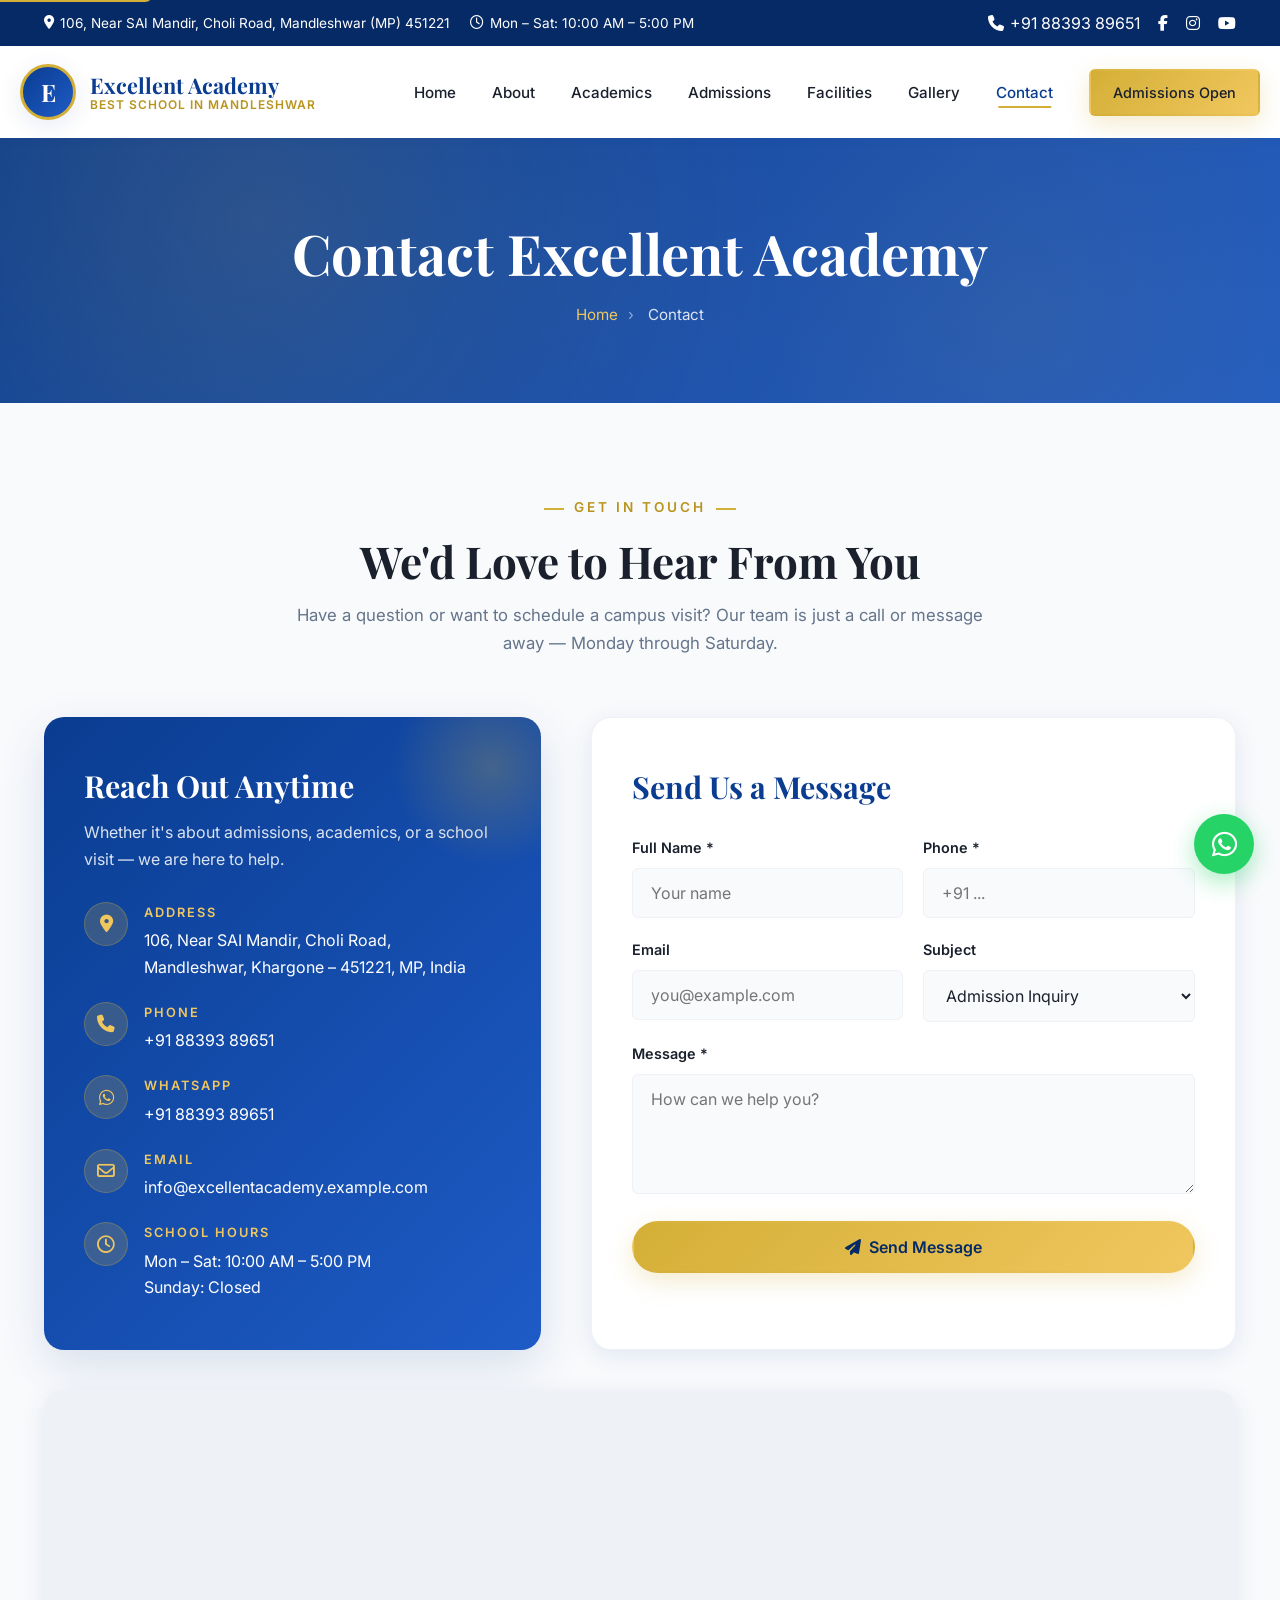
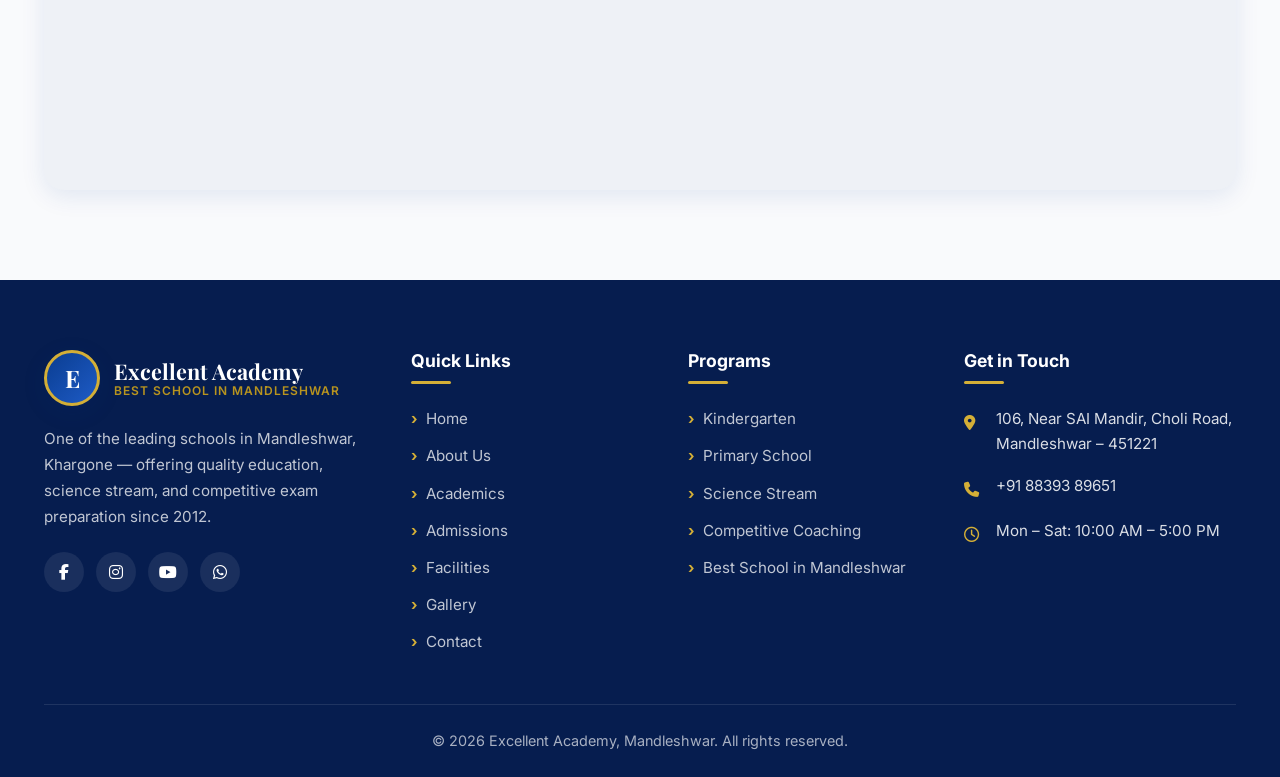
<file: contact.html>
<!DOCTYPE html>
<html lang="en">
<head>
<meta charset="UTF-8">
<meta name="viewport" content="width=device-width, initial-scale=1.0">
<title>Contact Us | Best School in Mandleshwar – Excellent Academy</title>
<meta name="description" content="Contact Excellent Academy — Best School in Mandleshwar. Call +91 88393 89651 or visit us at 106, Near SAI Mandir, Choli Road, Mandleshwar, Khargone – 451221, MP.">
<meta name="keywords" content="Contact Excellent Academy, School Contact Mandleshwar, Best School Mandleshwar Phone, Khargone School">
<meta name="robots" content="index, follow">
<link rel="canonical" href="https://excellentacademy.example.com/contact.html">
<meta property="og:title" content="Contact | Excellent Academy Mandleshwar">
<meta property="og:description" content="Get in touch with the best school in Mandleshwar. Call, email or visit our campus.">
<meta property="og:url" content="https://excellentacademy.example.com/contact.html">
<link rel="icon" type="image/svg+xml" href="data:image/svg+xml,%3Csvg xmlns='http://www.w3.org/2000/svg' viewBox='0 0 100 100'%3E%3Crect width='100' height='100' rx='20' fill='%230a3d91'/%3E%3Ctext x='50' y='68' text-anchor='middle' fill='%23d4af37' font-size='60' font-family='Georgia' font-weight='bold'%3EE%3C/text%3E%3C/svg%3E">
<link rel="preconnect" href="https://fonts.googleapis.com">
<link rel="preconnect" href="https://fonts.gstatic.com" crossorigin>
<link href="https://fonts.googleapis.com/css2?family=Inter:wght@400;500;600;700&family=Playfair+Display:wght@600;700;800&display=swap" rel="stylesheet">
<link rel="stylesheet" href="https://cdnjs.cloudflare.com/ajax/libs/font-awesome/6.4.2/css/all.min.css">
<link rel="stylesheet" href="css/styles.css">

<script type="application/ld+json">
{
  "@context": "https://schema.org",
  "@type": "LocalBusiness",
  "name": "Excellent Academy",
  "telephone": "+91-88393-89651",
  "address": {
    "@type": "PostalAddress",
    "streetAddress": "106, Near SAI Mandir, Choli Road",
    "addressLocality": "Mandleshwar",
    "addressRegion": "Madhya Pradesh",
    "postalCode": "451221",
    "addressCountry": "IN"
  },
  "geo": {"@type":"GeoCoordinates","latitude":"22.1747","longitude":"75.6595"},
  "openingHoursSpecification": [{
    "@type": "OpeningHoursSpecification",
    "dayOfWeek": ["Monday","Tuesday","Wednesday","Thursday","Friday","Saturday"],
    "opens": "10:00",
    "closes": "17:00"
  }]
}
</script>
</head>
<body>

<a href="#main" class="skip-link">Skip to content</a>

<div class="topbar">
  <div class="container">
    <div class="topbar-info">
      <span><i class="fa-solid fa-location-dot"></i> 106, Near SAI Mandir, Choli Road, Mandleshwar (MP) 451221</span>
      <span><i class="fa-regular fa-clock"></i> Mon – Sat: 10:00 AM – 5:00 PM</span>
    </div>
    <div class="topbar-social">
      <a href="tel:+918839389651"><i class="fa-solid fa-phone"></i> +91 88393 89651</a>
      <a href="#" aria-label="Facebook"><i class="fa-brands fa-facebook-f"></i></a>
      <a href="#" aria-label="Instagram"><i class="fa-brands fa-instagram"></i></a>
      <a href="#" aria-label="YouTube"><i class="fa-brands fa-youtube"></i></a>
    </div>
  </div>
</div>

<header class="site-header">
  <div class="container nav-wrap">
    <a href="index.html" class="brand">
      <span class="brand-logo">E</span>
      <span class="brand-text">
        <span class="name">Excellent Academy</span>
        <span class="tagline">Best School in Mandleshwar</span>
      </span>
    </a>
    <nav aria-label="Primary">
      <ul class="nav-menu" id="navMenu">
        <li><a href="index.html">Home</a></li>
        <li><a href="about.html">About</a></li>
        <li><a href="academics.html">Academics</a></li>
        <li><a href="admissions.html">Admissions</a></li>
        <li><a href="facilities.html">Facilities</a></li>
        <li><a href="gallery.html">Gallery</a></li>
        <li><a href="contact.html">Contact</a></li>
        <li class="nav-cta"><a href="admissions.html" class="btn btn-primary">Admissions Open</a></li>
      </ul>
    </nav>
    <button class="hamburger" aria-label="Toggle menu"><span></span><span></span><span></span></button>
  </div>
</header>

<main id="main">

<section class="page-header">
  <div class="container">
    <h1>Contact Excellent Academy</h1>
    <p class="breadcrumb"><a href="index.html">Home</a><span class="sep">›</span> Contact</p>
  </div>
</section>

<section class="contact-section">
  <div class="container">
    <div class="section-header reveal">
      <span class="eyebrow">Get in Touch</span>
      <h2>We'd Love to Hear From You</h2>
      <p>Have a question or want to schedule a campus visit? Our team is just a call or message away — Monday through Saturday.</p>
    </div>

    <div class="contact-grid">
      <div class="contact-info-card reveal">
        <h3>Reach Out Anytime</h3>
        <p>Whether it's about admissions, academics, or a school visit — we are here to help.</p>

        <div class="contact-info-list">
          <div class="contact-info-item">
            <div class="icon"><i class="fa-solid fa-location-dot"></i></div>
            <div>
              <span class="label">Address</span>
              <span class="value">106, Near SAI Mandir, Choli Road,<br>Mandleshwar, Khargone – 451221, MP, India</span>
            </div>
          </div>
          <div class="contact-info-item">
            <div class="icon"><i class="fa-solid fa-phone"></i></div>
            <div>
              <span class="label">Phone</span>
              <a href="tel:+918839389651" class="value">+91 88393 89651</a>
            </div>
          </div>
          <div class="contact-info-item">
            <div class="icon"><i class="fa-brands fa-whatsapp"></i></div>
            <div>
              <span class="label">WhatsApp</span>
              <a href="https://wa.me/918839389651" class="value" target="_blank" rel="noopener">+91 88393 89651</a>
            </div>
          </div>
          <div class="contact-info-item">
            <div class="icon"><i class="fa-regular fa-envelope"></i></div>
            <div>
              <span class="label">Email</span>
              <a href="mailto:info@excellentacademy.example.com" class="value">info@excellentacademy.example.com</a>
            </div>
          </div>
          <div class="contact-info-item">
            <div class="icon"><i class="fa-regular fa-clock"></i></div>
            <div>
              <span class="label">School Hours</span>
              <span class="value">Mon – Sat: 10:00 AM – 5:00 PM<br>Sunday: Closed</span>
            </div>
          </div>
        </div>
      </div>

      <div class="contact-form-card reveal delay-1">
        <h3>Send Us a Message</h3>
        <form data-form="contact" novalidate>
          <div class="form-grid">
            <div class="form-row">
              <div class="form-group">
                <label for="parentName">Full Name *</label>
                <input type="text" id="parentName" name="parentName" required placeholder="Your name">
              </div>
              <div class="form-group">
                <label for="phone">Phone *</label>
                <input type="tel" id="phone" name="phone" required placeholder="+91 ...">
              </div>
            </div>
            <div class="form-row">
              <div class="form-group">
                <label for="email">Email</label>
                <input type="email" id="email" name="email" placeholder="you@example.com">
              </div>
              <div class="form-group">
                <label for="subject">Subject</label>
                <select id="subject" name="subject">
                  <option>Admission Inquiry</option>
                  <option>Campus Visit</option>
                  <option>Academic Question</option>
                  <option>Other</option>
                </select>
              </div>
            </div>
            <div class="form-group">
              <label for="message">Message *</label>
              <textarea id="message" name="message" required placeholder="How can we help you?"></textarea>
            </div>
            <button type="submit" class="btn btn-primary"><i class="fa-solid fa-paper-plane"></i> Send Message</button>
            <div class="form-success">✓ Thank you! Your message has been received. We'll respond shortly.</div>
          </div>
        </form>
      </div>
    </div>

    <div class="map-wrap reveal">
      <iframe
        src="https://www.google.com/maps?q=Mandleshwar,+Khargone,+Madhya+Pradesh+451221&output=embed"
        loading="lazy"
        referrerpolicy="no-referrer-when-downgrade"
        title="Excellent Academy Location – Mandleshwar, Khargone, MP"></iframe>
    </div>
  </div>
</section>

</main>

<footer class="site-footer">
  <div class="container">
    <div class="footer-grid">
      <div class="footer-col footer-about">
        <a href="index.html" class="brand">
          <span class="brand-logo">E</span>
          <span class="brand-text">
            <span class="name">Excellent Academy</span>
            <span class="tagline">Best School in Mandleshwar</span>
          </span>
        </a>
        <p>One of the leading schools in Mandleshwar, Khargone — offering quality education, science stream, and competitive exam preparation since 2012.</p>
        <div class="footer-social">
          <a href="#" aria-label="Facebook"><i class="fa-brands fa-facebook-f"></i></a>
          <a href="#" aria-label="Instagram"><i class="fa-brands fa-instagram"></i></a>
          <a href="#" aria-label="YouTube"><i class="fa-brands fa-youtube"></i></a>
          <a href="#" aria-label="WhatsApp"><i class="fa-brands fa-whatsapp"></i></a>
        </div>
      </div>
      <div class="footer-col">
        <h4>Quick Links</h4>
        <div class="footer-links">
          <a href="index.html">Home</a>
          <a href="about.html">About Us</a>
          <a href="academics.html">Academics</a>
          <a href="admissions.html">Admissions</a>
          <a href="facilities.html">Facilities</a>
          <a href="gallery.html">Gallery</a>
          <a href="contact.html">Contact</a>
        </div>
      </div>
      <div class="footer-col">
        <h4>Programs</h4>
        <div class="footer-links">
          <a href="academics.html">Kindergarten</a>
          <a href="academics.html">Primary School</a>
          <a href="academics.html">Science Stream</a>
          <a href="academics.html">Competitive Coaching</a>
          <a href="best-school-in-mandleshwar.html">Best School in Mandleshwar</a>
        </div>
      </div>
      <div class="footer-col">
        <h4>Get in Touch</h4>
        <div class="footer-contact-item"><span class="icon"><i class="fa-solid fa-location-dot"></i></span><span>106, Near SAI Mandir, Choli Road, Mandleshwar – 451221</span></div>
        <div class="footer-contact-item"><span class="icon"><i class="fa-solid fa-phone"></i></span><a href="tel:+918839389651" style="color:inherit;">+91 88393 89651</a></div>
        <div class="footer-contact-item"><span class="icon"><i class="fa-regular fa-clock"></i></span><span>Mon – Sat: 10:00 AM – 5:00 PM</span></div>
      </div>
    </div>
    <div class="footer-bottom">
      © <span data-year>2025</span> Excellent Academy, Mandleshwar. All rights reserved.
    </div>
  </div>
</footer>

<a href="https://wa.me/918839389651" class="whatsapp-float" target="_blank" rel="noopener" aria-label="WhatsApp"><i class="fa-brands fa-whatsapp"></i></a>
<script src="js/script.js" defer></script>
</body>
</html>
</file>
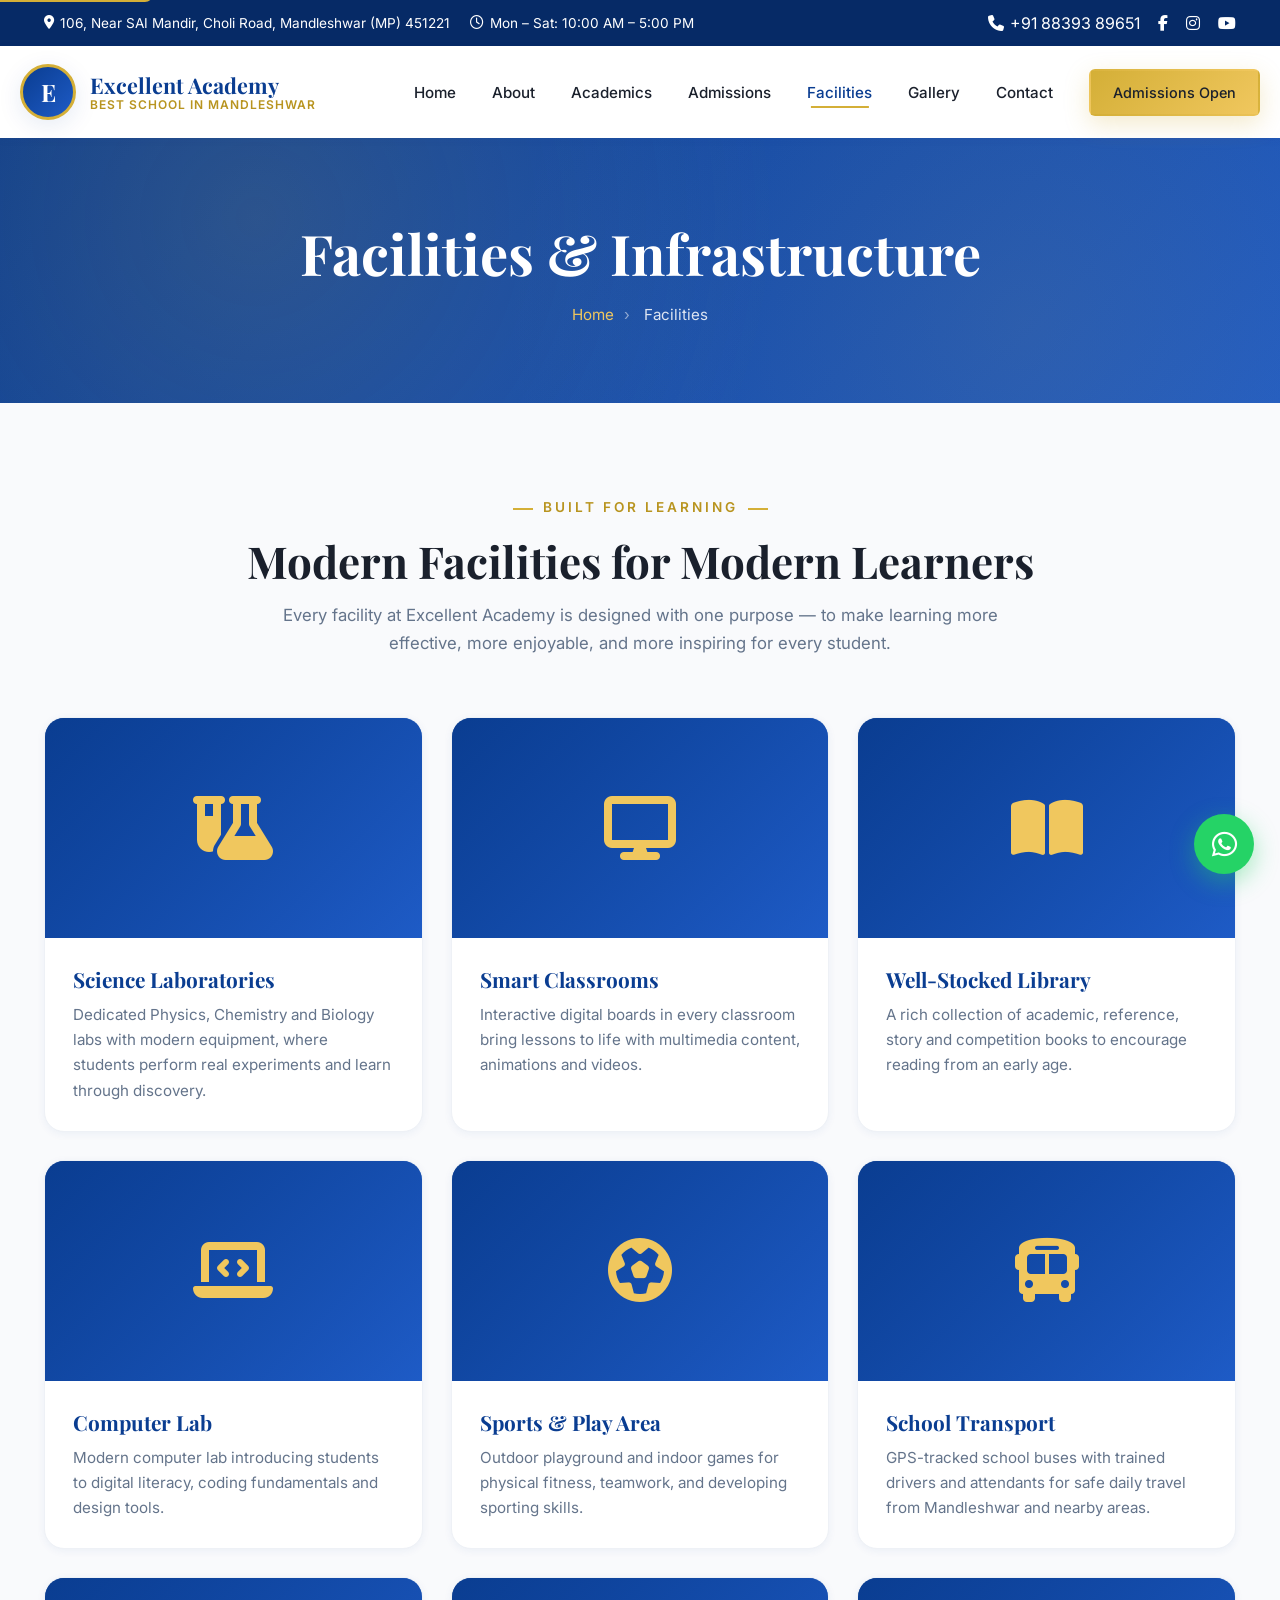
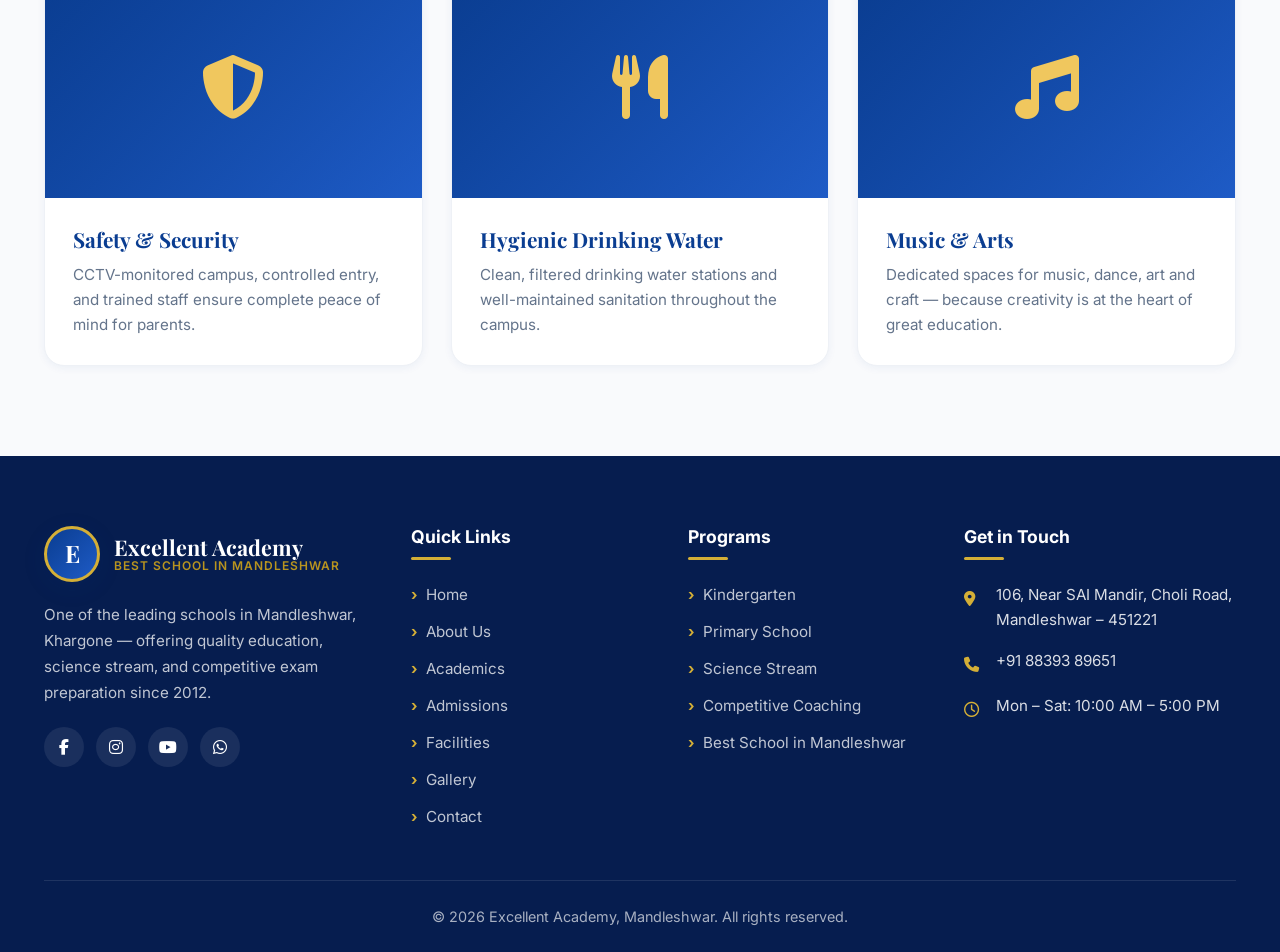
<file: facilities.html>
<!DOCTYPE html>
<html lang="en">
<head>
<meta charset="UTF-8">
<meta name="viewport" content="width=device-width, initial-scale=1.0">
<title>Facilities &amp; Infrastructure | Best School in Mandleshwar – Excellent Academy</title>
<meta name="description" content="Modern school infrastructure at Excellent Academy in Mandleshwar — smart classrooms, science labs, library, computer lab, sports ground, and safe transport.">
<meta name="keywords" content="School Facilities Mandleshwar, Smart Classroom Mandleshwar, Science Lab Mandleshwar, Best School Infrastructure Khargone">
<meta name="robots" content="index, follow">
<link rel="canonical" href="https://excellentacademy.example.com/facilities.html">
<meta property="og:title" content="Facilities &amp; Infrastructure | Excellent Academy Mandleshwar">
<meta property="og:description" content="World-class infrastructure for modern learners — at the best school in Mandleshwar.">
<meta property="og:url" content="https://excellentacademy.example.com/facilities.html">
<link rel="icon" type="image/svg+xml" href="data:image/svg+xml,%3Csvg xmlns='http://www.w3.org/2000/svg' viewBox='0 0 100 100'%3E%3Crect width='100' height='100' rx='20' fill='%230a3d91'/%3E%3Ctext x='50' y='68' text-anchor='middle' fill='%23d4af37' font-size='60' font-family='Georgia' font-weight='bold'%3EE%3C/text%3E%3C/svg%3E">
<link rel="preconnect" href="https://fonts.googleapis.com">
<link rel="preconnect" href="https://fonts.gstatic.com" crossorigin>
<link href="https://fonts.googleapis.com/css2?family=Inter:wght@400;500;600;700&family=Playfair+Display:wght@600;700;800&display=swap" rel="stylesheet">
<link rel="stylesheet" href="https://cdnjs.cloudflare.com/ajax/libs/font-awesome/6.4.2/css/all.min.css">
<link rel="stylesheet" href="css/styles.css">
</head>
<body>

<a href="#main" class="skip-link">Skip to content</a>

<div class="topbar">
  <div class="container">
    <div class="topbar-info">
      <span><i class="fa-solid fa-location-dot"></i> 106, Near SAI Mandir, Choli Road, Mandleshwar (MP) 451221</span>
      <span><i class="fa-regular fa-clock"></i> Mon – Sat: 10:00 AM – 5:00 PM</span>
    </div>
    <div class="topbar-social">
      <a href="tel:+918839389651"><i class="fa-solid fa-phone"></i> +91 88393 89651</a>
      <a href="#" aria-label="Facebook"><i class="fa-brands fa-facebook-f"></i></a>
      <a href="#" aria-label="Instagram"><i class="fa-brands fa-instagram"></i></a>
      <a href="#" aria-label="YouTube"><i class="fa-brands fa-youtube"></i></a>
    </div>
  </div>
</div>

<header class="site-header">
  <div class="container nav-wrap">
    <a href="index.html" class="brand">
      <span class="brand-logo">E</span>
      <span class="brand-text">
        <span class="name">Excellent Academy</span>
        <span class="tagline">Best School in Mandleshwar</span>
      </span>
    </a>
    <nav aria-label="Primary">
      <ul class="nav-menu" id="navMenu">
        <li><a href="index.html">Home</a></li>
        <li><a href="about.html">About</a></li>
        <li><a href="academics.html">Academics</a></li>
        <li><a href="admissions.html">Admissions</a></li>
        <li><a href="facilities.html">Facilities</a></li>
        <li><a href="gallery.html">Gallery</a></li>
        <li><a href="contact.html">Contact</a></li>
        <li class="nav-cta"><a href="admissions.html" class="btn btn-primary">Admissions Open</a></li>
      </ul>
    </nav>
    <button class="hamburger" aria-label="Toggle menu"><span></span><span></span><span></span></button>
  </div>
</header>

<main id="main">

<section class="page-header">
  <div class="container">
    <h1>Facilities &amp; Infrastructure</h1>
    <p class="breadcrumb"><a href="index.html">Home</a><span class="sep">›</span> Facilities</p>
  </div>
</section>

<section class="facilities">
  <div class="container">
    <div class="section-header reveal">
      <span class="eyebrow">Built for Learning</span>
      <h2>Modern Facilities for Modern Learners</h2>
      <p>Every facility at Excellent Academy is designed with one purpose — to make learning more effective, more enjoyable, and more inspiring for every student.</p>
    </div>

    <div class="facilities-grid">
      <div class="facility-card reveal">
        <div class="facility-image"><div class="icon"><i class="fa-solid fa-flask-vial"></i></div></div>
        <div class="facility-body">
          <h3>Science Laboratories</h3>
          <p>Dedicated Physics, Chemistry and Biology labs with modern equipment, where students perform real experiments and learn through discovery.</p>
        </div>
      </div>

      <div class="facility-card reveal delay-1">
        <div class="facility-image"><div class="icon"><i class="fa-solid fa-display"></i></div></div>
        <div class="facility-body">
          <h3>Smart Classrooms</h3>
          <p>Interactive digital boards in every classroom bring lessons to life with multimedia content, animations and videos.</p>
        </div>
      </div>

      <div class="facility-card reveal delay-2">
        <div class="facility-image"><div class="icon"><i class="fa-solid fa-book-open"></i></div></div>
        <div class="facility-body">
          <h3>Well-Stocked Library</h3>
          <p>A rich collection of academic, reference, story and competition books to encourage reading from an early age.</p>
        </div>
      </div>

      <div class="facility-card reveal">
        <div class="facility-image"><div class="icon"><i class="fa-solid fa-laptop-code"></i></div></div>
        <div class="facility-body">
          <h3>Computer Lab</h3>
          <p>Modern computer lab introducing students to digital literacy, coding fundamentals and design tools.</p>
        </div>
      </div>

      <div class="facility-card reveal delay-1">
        <div class="facility-image"><div class="icon"><i class="fa-solid fa-futbol"></i></div></div>
        <div class="facility-body">
          <h3>Sports &amp; Play Area</h3>
          <p>Outdoor playground and indoor games for physical fitness, teamwork, and developing sporting skills.</p>
        </div>
      </div>

      <div class="facility-card reveal delay-2">
        <div class="facility-image"><div class="icon"><i class="fa-solid fa-bus"></i></div></div>
        <div class="facility-body">
          <h3>School Transport</h3>
          <p>GPS-tracked school buses with trained drivers and attendants for safe daily travel from Mandleshwar and nearby areas.</p>
        </div>
      </div>

      <div class="facility-card reveal">
        <div class="facility-image"><div class="icon"><i class="fa-solid fa-shield-halved"></i></div></div>
        <div class="facility-body">
          <h3>Safety &amp; Security</h3>
          <p>CCTV-monitored campus, controlled entry, and trained staff ensure complete peace of mind for parents.</p>
        </div>
      </div>

      <div class="facility-card reveal delay-1">
        <div class="facility-image"><div class="icon"><i class="fa-solid fa-utensils"></i></div></div>
        <div class="facility-body">
          <h3>Hygienic Drinking Water</h3>
          <p>Clean, filtered drinking water stations and well-maintained sanitation throughout the campus.</p>
        </div>
      </div>

      <div class="facility-card reveal delay-2">
        <div class="facility-image"><div class="icon"><i class="fa-solid fa-music"></i></div></div>
        <div class="facility-body">
          <h3>Music &amp; Arts</h3>
          <p>Dedicated spaces for music, dance, art and craft — because creativity is at the heart of great education.</p>
        </div>
      </div>
    </div>
  </div>
</section>

</main>

<footer class="site-footer">
  <div class="container">
    <div class="footer-grid">
      <div class="footer-col footer-about">
        <a href="index.html" class="brand">
          <span class="brand-logo">E</span>
          <span class="brand-text">
            <span class="name">Excellent Academy</span>
            <span class="tagline">Best School in Mandleshwar</span>
          </span>
        </a>
        <p>One of the leading schools in Mandleshwar, Khargone — offering quality education, science stream, and competitive exam preparation since 2012.</p>
        <div class="footer-social">
          <a href="#" aria-label="Facebook"><i class="fa-brands fa-facebook-f"></i></a>
          <a href="#" aria-label="Instagram"><i class="fa-brands fa-instagram"></i></a>
          <a href="#" aria-label="YouTube"><i class="fa-brands fa-youtube"></i></a>
          <a href="#" aria-label="WhatsApp"><i class="fa-brands fa-whatsapp"></i></a>
        </div>
      </div>
      <div class="footer-col">
        <h4>Quick Links</h4>
        <div class="footer-links">
          <a href="index.html">Home</a>
          <a href="about.html">About Us</a>
          <a href="academics.html">Academics</a>
          <a href="admissions.html">Admissions</a>
          <a href="facilities.html">Facilities</a>
          <a href="gallery.html">Gallery</a>
          <a href="contact.html">Contact</a>
        </div>
      </div>
      <div class="footer-col">
        <h4>Programs</h4>
        <div class="footer-links">
          <a href="academics.html">Kindergarten</a>
          <a href="academics.html">Primary School</a>
          <a href="academics.html">Science Stream</a>
          <a href="academics.html">Competitive Coaching</a>
          <a href="best-school-in-mandleshwar.html">Best School in Mandleshwar</a>
        </div>
      </div>
      <div class="footer-col">
        <h4>Get in Touch</h4>
        <div class="footer-contact-item"><span class="icon"><i class="fa-solid fa-location-dot"></i></span><span>106, Near SAI Mandir, Choli Road, Mandleshwar – 451221</span></div>
        <div class="footer-contact-item"><span class="icon"><i class="fa-solid fa-phone"></i></span><a href="tel:+918839389651" style="color:inherit;">+91 88393 89651</a></div>
        <div class="footer-contact-item"><span class="icon"><i class="fa-regular fa-clock"></i></span><span>Mon – Sat: 10:00 AM – 5:00 PM</span></div>
      </div>
    </div>
    <div class="footer-bottom">
      © <span data-year>2025</span> Excellent Academy, Mandleshwar. All rights reserved.
    </div>
  </div>
</footer>

<a href="https://wa.me/918839389651" class="whatsapp-float" target="_blank" rel="noopener" aria-label="WhatsApp"><i class="fa-brands fa-whatsapp"></i></a>
<script src="js/script.js" defer></script>
</body>
</html>
</file>
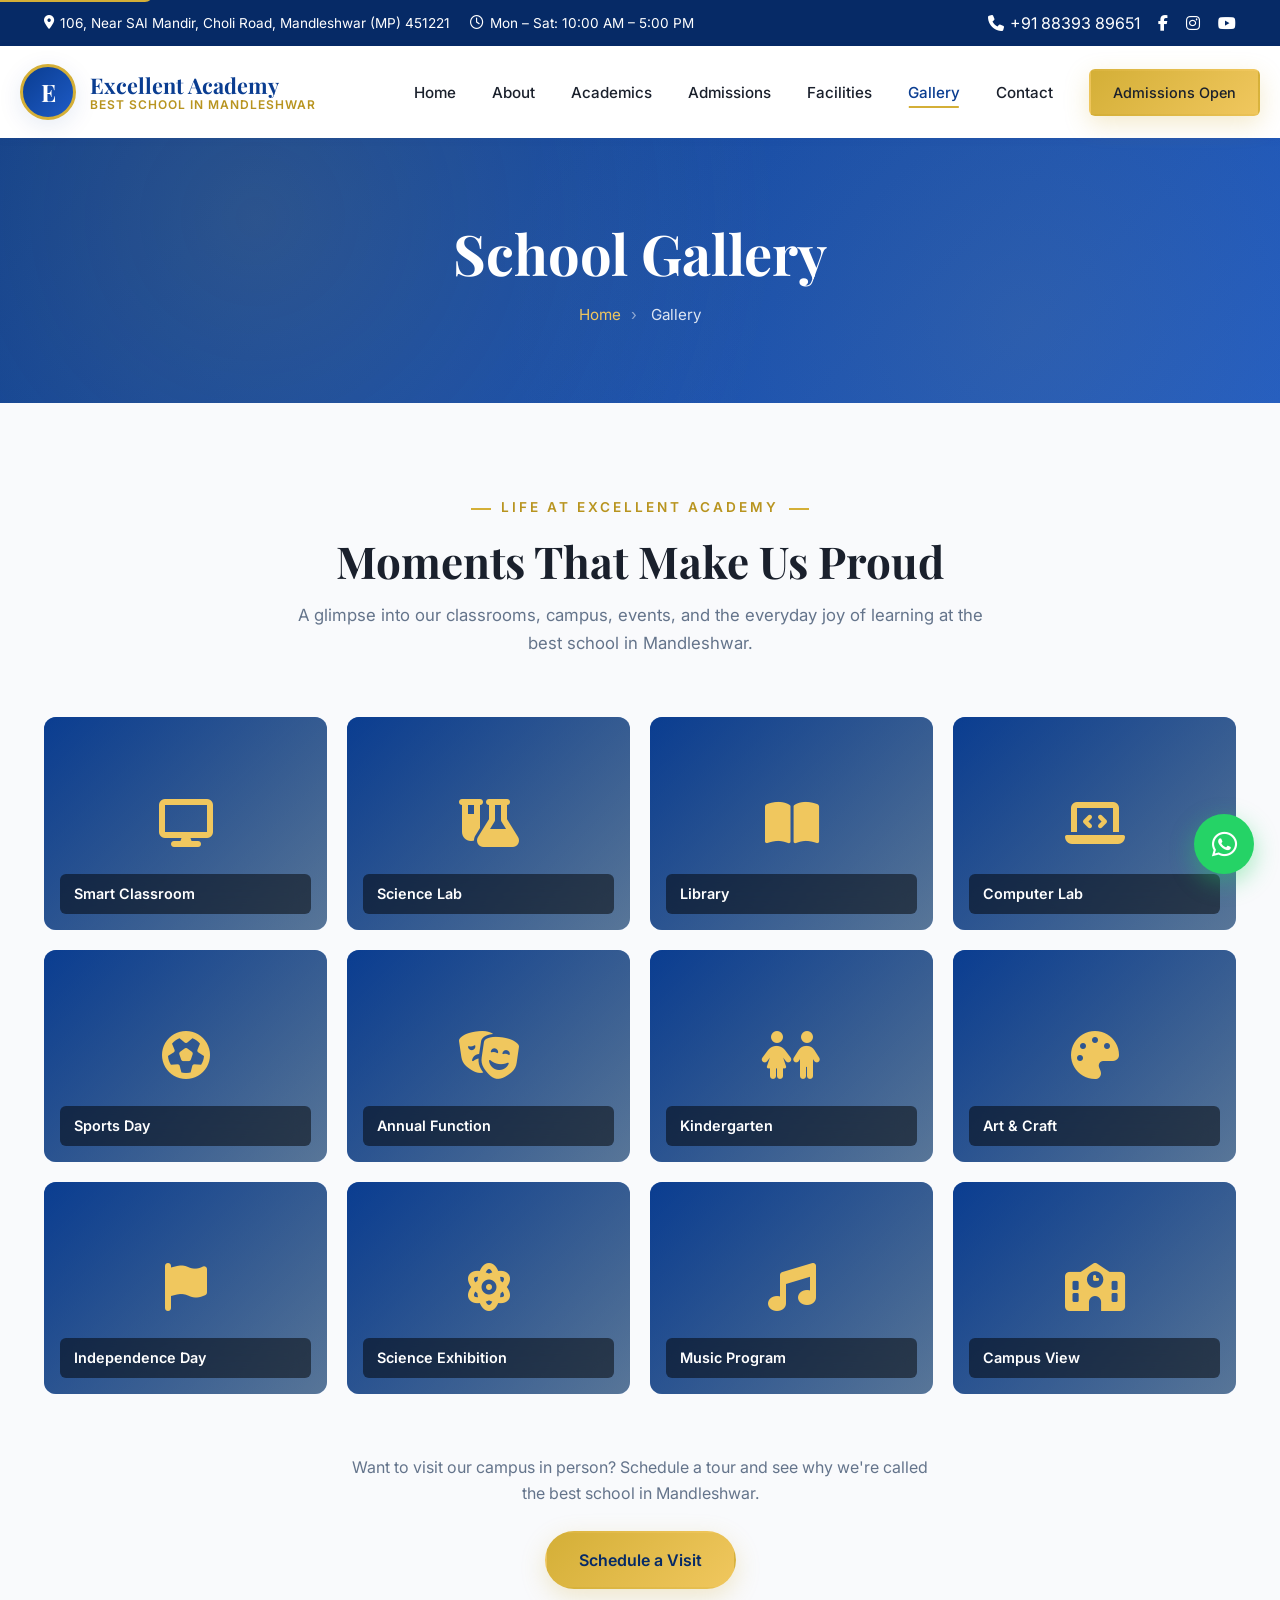
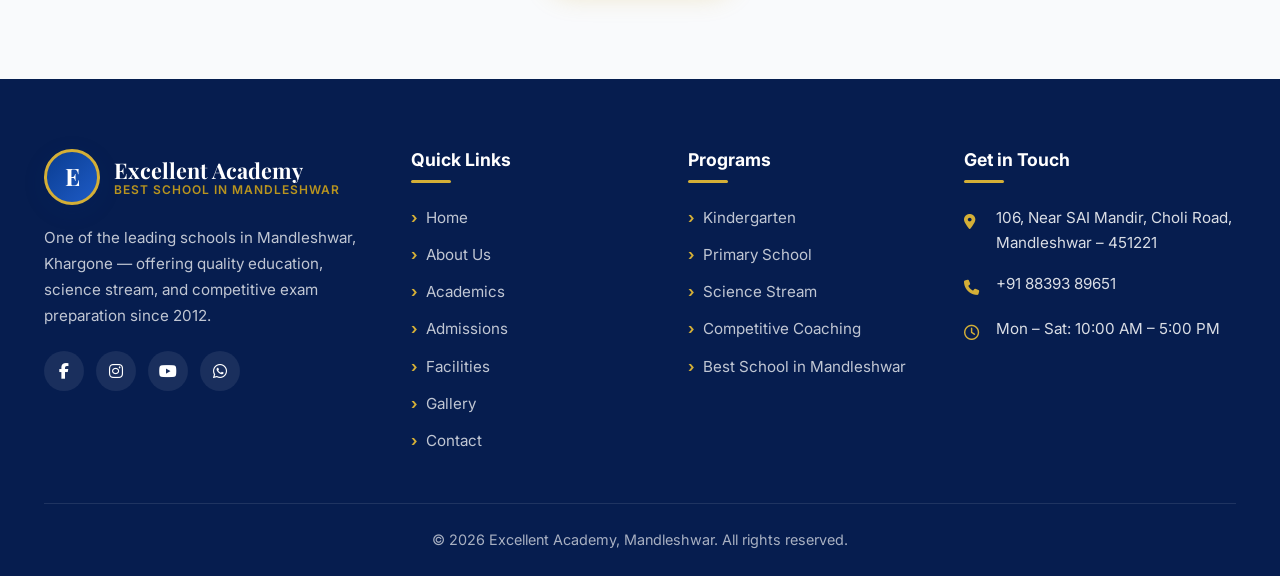
<file: gallery.html>
<!DOCTYPE html>
<html lang="en">
<head>
<meta charset="UTF-8">
<meta name="viewport" content="width=device-width, initial-scale=1.0">
<title>School Gallery | Best School in Mandleshwar – Excellent Academy</title>
<meta name="description" content="Photo gallery of Excellent Academy, the best school in Mandleshwar — campus, classrooms, science labs, sports, events and student life.">
<meta name="keywords" content="School Gallery Mandleshwar, Excellent Academy Photos, Best School Khargone Photos">
<meta name="robots" content="index, follow">
<link rel="canonical" href="https://excellentacademy.example.com/gallery.html">
<meta property="og:title" content="Gallery | Excellent Academy Mandleshwar">
<meta property="og:description" content="Glimpses of student life, campus and events at the best school in Mandleshwar.">
<meta property="og:url" content="https://excellentacademy.example.com/gallery.html">
<link rel="icon" type="image/svg+xml" href="data:image/svg+xml,%3Csvg xmlns='http://www.w3.org/2000/svg' viewBox='0 0 100 100'%3E%3Crect width='100' height='100' rx='20' fill='%230a3d91'/%3E%3Ctext x='50' y='68' text-anchor='middle' fill='%23d4af37' font-size='60' font-family='Georgia' font-weight='bold'%3EE%3C/text%3E%3C/svg%3E">
<link rel="preconnect" href="https://fonts.googleapis.com">
<link rel="preconnect" href="https://fonts.gstatic.com" crossorigin>
<link href="https://fonts.googleapis.com/css2?family=Inter:wght@400;500;600;700&family=Playfair+Display:wght@600;700;800&display=swap" rel="stylesheet">
<link rel="stylesheet" href="https://cdnjs.cloudflare.com/ajax/libs/font-awesome/6.4.2/css/all.min.css">
<link rel="stylesheet" href="css/styles.css">
</head>
<body>

<a href="#main" class="skip-link">Skip to content</a>

<div class="topbar">
  <div class="container">
    <div class="topbar-info">
      <span><i class="fa-solid fa-location-dot"></i> 106, Near SAI Mandir, Choli Road, Mandleshwar (MP) 451221</span>
      <span><i class="fa-regular fa-clock"></i> Mon – Sat: 10:00 AM – 5:00 PM</span>
    </div>
    <div class="topbar-social">
      <a href="tel:+918839389651"><i class="fa-solid fa-phone"></i> +91 88393 89651</a>
      <a href="#" aria-label="Facebook"><i class="fa-brands fa-facebook-f"></i></a>
      <a href="#" aria-label="Instagram"><i class="fa-brands fa-instagram"></i></a>
      <a href="#" aria-label="YouTube"><i class="fa-brands fa-youtube"></i></a>
    </div>
  </div>
</div>

<header class="site-header">
  <div class="container nav-wrap">
    <a href="index.html" class="brand">
      <span class="brand-logo">E</span>
      <span class="brand-text">
        <span class="name">Excellent Academy</span>
        <span class="tagline">Best School in Mandleshwar</span>
      </span>
    </a>
    <nav aria-label="Primary">
      <ul class="nav-menu" id="navMenu">
        <li><a href="index.html">Home</a></li>
        <li><a href="about.html">About</a></li>
        <li><a href="academics.html">Academics</a></li>
        <li><a href="admissions.html">Admissions</a></li>
        <li><a href="facilities.html">Facilities</a></li>
        <li><a href="gallery.html">Gallery</a></li>
        <li><a href="contact.html">Contact</a></li>
        <li class="nav-cta"><a href="admissions.html" class="btn btn-primary">Admissions Open</a></li>
      </ul>
    </nav>
    <button class="hamburger" aria-label="Toggle menu"><span></span><span></span><span></span></button>
  </div>
</header>

<main id="main">

<section class="page-header">
  <div class="container">
    <h1>School Gallery</h1>
    <p class="breadcrumb"><a href="index.html">Home</a><span class="sep">›</span> Gallery</p>
  </div>
</section>

<section class="facilities">
  <div class="container">
    <div class="section-header reveal">
      <span class="eyebrow">Life at Excellent Academy</span>
      <h2>Moments That Make Us Proud</h2>
      <p>A glimpse into our classrooms, campus, events, and the everyday joy of learning at the best school in Mandleshwar.</p>
    </div>

    <div class="gallery-grid">
      <div class="gallery-item reveal" role="img" aria-label="Smart classroom at Excellent Academy">
        <div class="icon"><i class="fa-solid fa-display"></i></div>
        <span class="label">Smart Classroom</span>
      </div>
      <div class="gallery-item reveal delay-1" role="img" aria-label="Science laboratory at Excellent Academy">
        <div class="icon"><i class="fa-solid fa-flask-vial"></i></div>
        <span class="label">Science Lab</span>
      </div>
      <div class="gallery-item reveal delay-2" role="img" aria-label="Library at Excellent Academy">
        <div class="icon"><i class="fa-solid fa-book-open"></i></div>
        <span class="label">Library</span>
      </div>
      <div class="gallery-item reveal" role="img" aria-label="Computer lab at Excellent Academy">
        <div class="icon"><i class="fa-solid fa-laptop-code"></i></div>
        <span class="label">Computer Lab</span>
      </div>
      <div class="gallery-item reveal delay-1" role="img" aria-label="Sports day at Excellent Academy">
        <div class="icon"><i class="fa-solid fa-futbol"></i></div>
        <span class="label">Sports Day</span>
      </div>
      <div class="gallery-item reveal delay-2" role="img" aria-label="Annual function at Excellent Academy">
        <div class="icon"><i class="fa-solid fa-masks-theater"></i></div>
        <span class="label">Annual Function</span>
      </div>
      <div class="gallery-item reveal" role="img" aria-label="Kindergarten activities">
        <div class="icon"><i class="fa-solid fa-children"></i></div>
        <span class="label">Kindergarten</span>
      </div>
      <div class="gallery-item reveal delay-1" role="img" aria-label="Art and craft session">
        <div class="icon"><i class="fa-solid fa-palette"></i></div>
        <span class="label">Art &amp; Craft</span>
      </div>
      <div class="gallery-item reveal delay-2" role="img" aria-label="Independence Day celebration">
        <div class="icon"><i class="fa-solid fa-flag"></i></div>
        <span class="label">Independence Day</span>
      </div>
      <div class="gallery-item reveal" role="img" aria-label="Science exhibition">
        <div class="icon"><i class="fa-solid fa-atom"></i></div>
        <span class="label">Science Exhibition</span>
      </div>
      <div class="gallery-item reveal delay-1" role="img" aria-label="Music program">
        <div class="icon"><i class="fa-solid fa-music"></i></div>
        <span class="label">Music Program</span>
      </div>
      <div class="gallery-item reveal delay-2" role="img" aria-label="Campus view">
        <div class="icon"><i class="fa-solid fa-school"></i></div>
        <span class="label">Campus View</span>
      </div>
    </div>

    <div style="text-align:center; margin-top:60px;" class="reveal">
      <p style="max-width:600px;margin:0 auto 24px;color:var(--text-muted);">Want to visit our campus in person? Schedule a tour and see why we're called the best school in Mandleshwar.</p>
      <a href="contact.html" class="btn btn-primary">Schedule a Visit</a>
    </div>
  </div>
</section>

</main>

<footer class="site-footer">
  <div class="container">
    <div class="footer-grid">
      <div class="footer-col footer-about">
        <a href="index.html" class="brand">
          <span class="brand-logo">E</span>
          <span class="brand-text">
            <span class="name">Excellent Academy</span>
            <span class="tagline">Best School in Mandleshwar</span>
          </span>
        </a>
        <p>One of the leading schools in Mandleshwar, Khargone — offering quality education, science stream, and competitive exam preparation since 2012.</p>
        <div class="footer-social">
          <a href="#" aria-label="Facebook"><i class="fa-brands fa-facebook-f"></i></a>
          <a href="#" aria-label="Instagram"><i class="fa-brands fa-instagram"></i></a>
          <a href="#" aria-label="YouTube"><i class="fa-brands fa-youtube"></i></a>
          <a href="#" aria-label="WhatsApp"><i class="fa-brands fa-whatsapp"></i></a>
        </div>
      </div>
      <div class="footer-col">
        <h4>Quick Links</h4>
        <div class="footer-links">
          <a href="index.html">Home</a>
          <a href="about.html">About Us</a>
          <a href="academics.html">Academics</a>
          <a href="admissions.html">Admissions</a>
          <a href="facilities.html">Facilities</a>
          <a href="gallery.html">Gallery</a>
          <a href="contact.html">Contact</a>
        </div>
      </div>
      <div class="footer-col">
        <h4>Programs</h4>
        <div class="footer-links">
          <a href="academics.html">Kindergarten</a>
          <a href="academics.html">Primary School</a>
          <a href="academics.html">Science Stream</a>
          <a href="academics.html">Competitive Coaching</a>
          <a href="best-school-in-mandleshwar.html">Best School in Mandleshwar</a>
        </div>
      </div>
      <div class="footer-col">
        <h4>Get in Touch</h4>
        <div class="footer-contact-item"><span class="icon"><i class="fa-solid fa-location-dot"></i></span><span>106, Near SAI Mandir, Choli Road, Mandleshwar – 451221</span></div>
        <div class="footer-contact-item"><span class="icon"><i class="fa-solid fa-phone"></i></span><a href="tel:+918839389651" style="color:inherit;">+91 88393 89651</a></div>
        <div class="footer-contact-item"><span class="icon"><i class="fa-regular fa-clock"></i></span><span>Mon – Sat: 10:00 AM – 5:00 PM</span></div>
      </div>
    </div>
    <div class="footer-bottom">
      © <span data-year>2025</span> Excellent Academy, Mandleshwar. All rights reserved.
    </div>
  </div>
</footer>

<a href="https://wa.me/918839389651" class="whatsapp-float" target="_blank" rel="noopener" aria-label="WhatsApp"><i class="fa-brands fa-whatsapp"></i></a>
<script src="js/script.js" defer></script>
</body>
</html>
</file>
<file: css/styles.css>
/* ============================================
   Excellent Academy - Best School in Mandleshwar
   Modern Premium School Website Stylesheet
   ============================================ */

/* ---------- CSS Variables ---------- */
:root {
    --primary-blue: #0a3d91;
    --primary-blue-dark: #062a66;
    --primary-blue-light: #1e5bc6;
    --accent-gold: #d4af37;
    --accent-gold-light: #f0c75e;
    --accent-gold-dark: #b8941f;
    --white: #ffffff;
    --off-white: #f9fafc;
    --light-gray: #eef1f6;
    --medium-gray: #c5cad3;
    --dark-gray: #4a5568;
    --text-dark: #1a202c;
    --text-muted: #64748b;
    --shadow-sm: 0 2px 8px rgba(10, 61, 145, 0.06);
    --shadow-md: 0 6px 24px rgba(10, 61, 145, 0.10);
    --shadow-lg: 0 16px 48px rgba(10, 61, 145, 0.14);
    --shadow-gold: 0 8px 24px rgba(212, 175, 55, 0.25);
    --gradient-primary: linear-gradient(135deg, #0a3d91 0%, #1e5bc6 100%);
    --gradient-gold: linear-gradient(135deg, #d4af37 0%, #f0c75e 100%);
    --gradient-hero: linear-gradient(135deg, rgba(10, 61, 145, 0.92) 0%, rgba(30, 91, 198, 0.88) 100%);
    --radius-sm: 6px;
    --radius-md: 12px;
    --radius-lg: 20px;
    --radius-xl: 28px;
    --transition: all 0.3s cubic-bezier(0.4, 0, 0.2, 1);
    --container-max: 1240px;
    --font-heading: 'Playfair Display', 'Georgia', serif;
    --font-body: 'Inter', 'Segoe UI', -apple-system, sans-serif;
}

/* ---------- Reset & Base ---------- */
*, *::before, *::after {
    margin: 0;
    padding: 0;
    box-sizing: border-box;
}

html {
    scroll-behavior: smooth;
    scroll-padding-top: 90px;
    font-size: 16px;
}

body {
    font-family: var(--font-body);
    color: var(--text-dark);
    background: var(--white);
    line-height: 1.65;
    -webkit-font-smoothing: antialiased;
    -moz-osx-font-smoothing: grayscale;
    overflow-x: hidden;
}

img {
    max-width: 100%;
    height: auto;
    display: block;
}

a {
    color: var(--primary-blue);
    text-decoration: none;
    transition: var(--transition);
}

a:hover {
    color: var(--accent-gold-dark);
}

ul {
    list-style: none;
}

button {
    cursor: pointer;
    border: none;
    background: none;
    font-family: inherit;
}

/* ---------- Typography ---------- */
h1, h2, h3, h4, h5, h6 {
    font-family: var(--font-heading);
    font-weight: 700;
    line-height: 1.25;
    color: var(--text-dark);
    margin-bottom: 0.75em;
}

h1 { font-size: clamp(2rem, 5vw, 3.5rem); }
h2 { font-size: clamp(1.75rem, 4vw, 2.75rem); }
h3 { font-size: clamp(1.4rem, 3vw, 1.9rem); }
h4 { font-size: 1.25rem; }

p {
    margin-bottom: 1rem;
    color: var(--dark-gray);
}

.text-center { text-align: center; }
.text-gold { color: var(--accent-gold-dark); }
.text-blue { color: var(--primary-blue); }

/* ---------- Layout ---------- */
.container {
    width: 100%;
    max-width: var(--container-max);
    margin: 0 auto;
    padding: 0 24px;
}

section {
    padding: 90px 0;
    position: relative;
}

.section-header {
    text-align: center;
    margin-bottom: 60px;
}

.section-header .eyebrow {
    display: inline-block;
    color: var(--accent-gold-dark);
    font-weight: 600;
    letter-spacing: 3px;
    font-size: 0.85rem;
    text-transform: uppercase;
    margin-bottom: 14px;
    position: relative;
    padding: 0 30px;
}

.section-header .eyebrow::before,
.section-header .eyebrow::after {
    content: '';
    position: absolute;
    top: 50%;
    width: 20px;
    height: 2px;
    background: var(--accent-gold);
}

.section-header .eyebrow::before { left: 0; }
.section-header .eyebrow::after { right: 0; }

.section-header h2 {
    margin-bottom: 14px;
}

.section-header p {
    max-width: 720px;
    margin: 0 auto;
    font-size: 1.05rem;
    color: var(--text-muted);
}

/* ---------- Buttons ---------- */
.btn {
    display: inline-flex;
    align-items: center;
    justify-content: center;
    gap: 8px;
    padding: 14px 32px;
    font-size: 1rem;
    font-weight: 600;
    border-radius: 50px;
    transition: var(--transition);
    cursor: pointer;
    text-align: center;
    border: 2px solid transparent;
    position: relative;
    overflow: hidden;
}

.btn-primary {
    background: var(--gradient-gold);
    color: var(--primary-blue-dark);
    box-shadow: var(--shadow-gold);
}

.btn-primary:hover {
    transform: translateY(-3px);
    box-shadow: 0 12px 32px rgba(212, 175, 55, 0.4);
    color: var(--primary-blue-dark);
}

.btn-secondary {
    background: transparent;
    color: var(--white);
    border-color: var(--white);
}

.btn-secondary:hover {
    background: var(--white);
    color: var(--primary-blue);
    transform: translateY(-3px);
}

.btn-outline {
    background: transparent;
    color: var(--primary-blue);
    border-color: var(--primary-blue);
}

.btn-outline:hover {
    background: var(--primary-blue);
    color: var(--white);
    transform: translateY(-3px);
}

/* ---------- Top Bar ---------- */
.topbar {
    background: var(--primary-blue-dark);
    color: var(--white);
    font-size: 0.85rem;
    padding: 10px 0;
}

.topbar .container {
    display: flex;
    justify-content: space-between;
    align-items: center;
    flex-wrap: wrap;
    gap: 10px;
}

.topbar a {
    color: var(--white);
    margin-left: 16px;
    display: inline-flex;
    align-items: center;
    gap: 6px;
}

.topbar a:hover {
    color: var(--accent-gold-light);
}

.topbar-info {
    display: flex;
    flex-wrap: wrap;
    gap: 20px;
}

.topbar-info span {
    display: inline-flex;
    align-items: center;
    gap: 6px;
}

.topbar-social a {
    margin-left: 14px;
    font-size: 1rem;
}

/* ---------- Header / Navbar ---------- */
.site-header {
    background: var(--white);
    box-shadow: var(--shadow-sm);
    position: sticky;
    top: 0;
    z-index: 1000;
    transition: var(--transition);
}

.site-header.scrolled {
    box-shadow: var(--shadow-md);
}

.nav-wrap {
    display: flex;
    align-items: center;
    justify-content: space-between;
    padding: 18px 0;
}

.brand {
    display: flex;
    align-items: center;
    gap: 14px;
}

.brand-logo {
    width: 56px;
    height: 56px;
    border-radius: 50%;
    background: var(--gradient-primary);
    display: grid;
    place-items: center;
    color: var(--white);
    font-family: var(--font-heading);
    font-weight: 700;
    font-size: 1.5rem;
    box-shadow: var(--shadow-md);
    border: 3px solid var(--accent-gold);
}

.brand-text {
    display: flex;
    flex-direction: column;
    line-height: 1.1;
}

.brand-text .name {
    font-family: var(--font-heading);
    font-weight: 700;
    color: var(--primary-blue);
    font-size: 1.35rem;
}

.brand-text .tagline {
    font-size: 0.75rem;
    color: var(--accent-gold-dark);
    letter-spacing: 1px;
    text-transform: uppercase;
    font-weight: 600;
}

.nav-menu {
    display: flex;
    align-items: center;
    gap: 4px;
}

.nav-menu a {
    color: var(--text-dark);
    font-weight: 500;
    padding: 10px 16px;
    border-radius: var(--radius-sm);
    position: relative;
    font-size: 0.95rem;
}

.nav-menu a::after {
    content: '';
    position: absolute;
    bottom: 4px;
    left: 50%;
    width: 0;
    height: 2px;
    background: var(--accent-gold);
    transition: var(--transition);
    transform: translateX(-50%);
}

.nav-menu a:hover,
.nav-menu a.active {
    color: var(--primary-blue);
}

.nav-menu a:hover::after,
.nav-menu a.active::after {
    width: 60%;
}

.nav-cta {
    margin-left: 16px;
}

.nav-cta .btn {
    padding: 10px 22px;
    font-size: 0.9rem;
}

.hamburger {
    display: none;
    flex-direction: column;
    gap: 5px;
    padding: 6px;
    z-index: 1100;
}

.hamburger span {
    width: 28px;
    height: 3px;
    background: var(--primary-blue);
    border-radius: 2px;
    transition: var(--transition);
}

.hamburger.active span:nth-child(1) {
    transform: translateY(8px) rotate(45deg);
}
.hamburger.active span:nth-child(2) {
    opacity: 0;
}
.hamburger.active span:nth-child(3) {
    transform: translateY(-8px) rotate(-45deg);
}

/* ---------- Hero Section ---------- */
.hero {
    position: relative;
    min-height: 90vh;
    display: flex;
    align-items: center;
    background: var(--gradient-primary);
    color: var(--white);
    overflow: hidden;
    padding: 100px 0 80px;
}

.hero::before {
    content: '';
    position: absolute;
    inset: 0;
    background:
        radial-gradient(circle at 20% 30%, rgba(212, 175, 55, 0.15) 0%, transparent 50%),
        radial-gradient(circle at 80% 70%, rgba(212, 175, 55, 0.10) 0%, transparent 50%);
    pointer-events: none;
}

.hero::after {
    content: '';
    position: absolute;
    inset: 0;
    background-image:
        linear-gradient(rgba(255,255,255,0.03) 1px, transparent 1px),
        linear-gradient(90deg, rgba(255,255,255,0.03) 1px, transparent 1px);
    background-size: 50px 50px;
    pointer-events: none;
}

.hero .container {
    position: relative;
    z-index: 2;
    display: grid;
    grid-template-columns: 1.2fr 1fr;
    gap: 60px;
    align-items: center;
}

.hero-badge {
    display: inline-flex;
    align-items: center;
    gap: 8px;
    background: rgba(255,255,255,0.12);
    border: 1px solid rgba(212, 175, 55, 0.4);
    color: var(--accent-gold-light);
    padding: 8px 20px;
    border-radius: 50px;
    font-size: 0.85rem;
    font-weight: 600;
    backdrop-filter: blur(10px);
    margin-bottom: 24px;
    animation: fadeInDown 0.8s ease;
}

.hero h1 {
    color: var(--white);
    margin-bottom: 24px;
    animation: fadeInUp 1s ease;
}

.hero h1 .highlight {
    color: var(--accent-gold-light);
    position: relative;
    display: inline-block;
}

.hero h1 .highlight::after {
    content: '';
    position: absolute;
    bottom: 4px;
    left: 0;
    width: 100%;
    height: 4px;
    background: var(--accent-gold);
    opacity: 0.4;
    border-radius: 2px;
}

.hero-subtitle {
    font-size: 1.15rem;
    line-height: 1.7;
    color: rgba(255,255,255,0.92);
    margin-bottom: 32px;
    max-width: 580px;
    animation: fadeInUp 1.2s ease;
}

.hero-cta {
    display: flex;
    gap: 18px;
    flex-wrap: wrap;
    animation: fadeInUp 1.4s ease;
}

.hero-stats {
    display: grid;
    grid-template-columns: repeat(3, 1fr);
    gap: 30px;
    margin-top: 50px;
    padding-top: 40px;
    border-top: 1px solid rgba(255,255,255,0.15);
    animation: fadeInUp 1.6s ease;
}

.hero-stat .num {
    font-family: var(--font-heading);
    font-size: 2.5rem;
    font-weight: 700;
    color: var(--accent-gold-light);
    display: block;
    line-height: 1;
}

.hero-stat .lbl {
    font-size: 0.9rem;
    color: rgba(255,255,255,0.85);
    margin-top: 6px;
    display: block;
}

.hero-visual {
    position: relative;
    animation: fadeInRight 1s ease;
}

.hero-card {
    background: rgba(255,255,255,0.12);
    backdrop-filter: blur(20px);
    border: 1px solid rgba(255,255,255,0.2);
    border-radius: var(--radius-xl);
    padding: 40px;
    box-shadow: var(--shadow-lg);
    position: relative;
}

.hero-card::before {
    content: '';
    position: absolute;
    inset: -2px;
    background: var(--gradient-gold);
    border-radius: var(--radius-xl);
    z-index: -1;
    opacity: 0.6;
}

.hero-card h3 {
    color: var(--white);
    font-size: 1.4rem;
    margin-bottom: 24px;
    display: flex;
    align-items: center;
    gap: 12px;
}

.hero-card-list {
    display: grid;
    gap: 16px;
}

.hero-card-list li {
    display: flex;
    align-items: center;
    gap: 14px;
    color: rgba(255,255,255,0.95);
    font-weight: 500;
}

.hero-card-list .check {
    width: 28px;
    height: 28px;
    background: var(--accent-gold);
    color: var(--primary-blue-dark);
    border-radius: 50%;
    display: grid;
    place-items: center;
    font-weight: 700;
    flex-shrink: 0;
    font-size: 0.9rem;
}

.hero-scroll {
    position: absolute;
    bottom: 30px;
    left: 50%;
    transform: translateX(-50%);
    color: rgba(255,255,255,0.7);
    font-size: 0.85rem;
    text-align: center;
    animation: bounce 2s infinite;
}

/* ---------- About Section ---------- */
.about {
    background: var(--off-white);
}

.about-grid {
    display: grid;
    grid-template-columns: 1fr 1.1fr;
    gap: 60px;
    align-items: center;
}

.about-image {
    position: relative;
    border-radius: var(--radius-lg);
    overflow: hidden;
    box-shadow: var(--shadow-lg);
    aspect-ratio: 4/5;
    background: var(--gradient-primary);
    display: grid;
    place-items: center;
    color: var(--white);
}

.about-image::before {
    content: '';
    position: absolute;
    inset: 0;
    background:
        radial-gradient(circle at 30% 40%, rgba(212, 175, 55, 0.3) 0%, transparent 50%),
        radial-gradient(circle at 70% 60%, rgba(255, 255, 255, 0.1) 0%, transparent 50%);
}

.about-image-content {
    position: relative;
    z-index: 2;
    text-align: center;
    padding: 30px;
}

.about-image-content .icon {
    font-size: 4rem;
    margin-bottom: 20px;
    color: var(--accent-gold-light);
}

.about-image-badge {
    position: absolute;
    bottom: 30px;
    left: 30px;
    right: 30px;
    background: var(--white);
    color: var(--primary-blue);
    padding: 20px 24px;
    border-radius: var(--radius-md);
    display: flex;
    align-items: center;
    gap: 16px;
    box-shadow: var(--shadow-md);
    z-index: 3;
}

.about-image-badge .icon {
    width: 50px;
    height: 50px;
    background: var(--gradient-gold);
    border-radius: 50%;
    display: grid;
    place-items: center;
    color: var(--primary-blue-dark);
    font-weight: 700;
    font-size: 1.5rem;
    flex-shrink: 0;
}

.about-image-badge strong {
    display: block;
    font-size: 1.1rem;
}

.about-image-badge span {
    font-size: 0.85rem;
    color: var(--text-muted);
}

.about-content .eyebrow {
    color: var(--accent-gold-dark);
    font-weight: 600;
    letter-spacing: 3px;
    font-size: 0.85rem;
    text-transform: uppercase;
    margin-bottom: 14px;
    display: block;
}

.about-content h2 {
    margin-bottom: 20px;
}

.about-features {
    display: grid;
    grid-template-columns: 1fr 1fr;
    gap: 20px;
    margin: 30px 0;
}

.about-feature {
    display: flex;
    gap: 14px;
    align-items: flex-start;
}

.about-feature .icon {
    width: 44px;
    height: 44px;
    background: var(--light-gray);
    color: var(--primary-blue);
    border-radius: var(--radius-sm);
    display: grid;
    place-items: center;
    font-size: 1.2rem;
    flex-shrink: 0;
}

.about-feature h4 {
    margin-bottom: 4px;
    font-size: 1.05rem;
    color: var(--text-dark);
}

.about-feature p {
    font-size: 0.9rem;
    margin: 0;
    color: var(--text-muted);
}

/* ---------- Why Choose Section ---------- */
.why-choose {
    background: var(--white);
}

.why-grid {
    display: grid;
    grid-template-columns: repeat(auto-fit, minmax(260px, 1fr));
    gap: 30px;
}

.why-card {
    background: var(--white);
    border: 1px solid var(--light-gray);
    border-radius: var(--radius-lg);
    padding: 36px 30px;
    text-align: center;
    transition: var(--transition);
    position: relative;
    overflow: hidden;
}

.why-card::before {
    content: '';
    position: absolute;
    top: 0;
    left: 0;
    right: 0;
    height: 4px;
    background: var(--gradient-gold);
    transform: scaleX(0);
    transition: var(--transition);
}

.why-card:hover {
    transform: translateY(-8px);
    box-shadow: var(--shadow-lg);
    border-color: transparent;
}

.why-card:hover::before {
    transform: scaleX(1);
}

.why-card .icon {
    width: 80px;
    height: 80px;
    background: linear-gradient(135deg, rgba(10, 61, 145, 0.08), rgba(212, 175, 55, 0.12));
    color: var(--primary-blue);
    border-radius: 20px;
    display: grid;
    place-items: center;
    font-size: 2rem;
    margin: 0 auto 24px;
    transition: var(--transition);
}

.why-card:hover .icon {
    background: var(--gradient-gold);
    color: var(--primary-blue-dark);
    transform: rotate(8deg) scale(1.08);
}

.why-card h3 {
    font-size: 1.25rem;
    margin-bottom: 12px;
    color: var(--primary-blue);
}

.why-card p {
    font-size: 0.95rem;
    color: var(--text-muted);
    margin: 0;
}

/* ---------- Counter Section ---------- */
.counter-section {
    background: var(--gradient-primary);
    color: var(--white);
    padding: 70px 0;
    position: relative;
    overflow: hidden;
}

.counter-section::before {
    content: '';
    position: absolute;
    inset: 0;
    background: radial-gradient(circle at center, rgba(212,175,55,0.1) 0%, transparent 70%);
}

.counter-grid {
    display: grid;
    grid-template-columns: repeat(auto-fit, minmax(180px, 1fr));
    gap: 40px;
    text-align: center;
    position: relative;
    z-index: 2;
}

.counter-item .num {
    font-family: var(--font-heading);
    font-size: 3.5rem;
    font-weight: 700;
    color: var(--accent-gold-light);
    line-height: 1;
    display: block;
}

.counter-item .num::after {
    content: '+';
    color: var(--accent-gold);
    margin-left: 4px;
}

.counter-item .label {
    font-size: 1rem;
    color: rgba(255,255,255,0.9);
    margin-top: 10px;
    display: block;
    text-transform: uppercase;
    letter-spacing: 2px;
    font-weight: 500;
}

/* ---------- Facilities Section ---------- */
.facilities {
    background: var(--off-white);
}

.facilities-grid {
    display: grid;
    grid-template-columns: repeat(auto-fit, minmax(280px, 1fr));
    gap: 28px;
}

.facility-card {
    background: var(--white);
    border-radius: var(--radius-lg);
    overflow: hidden;
    transition: var(--transition);
    box-shadow: var(--shadow-sm);
    border: 1px solid var(--light-gray);
}

.facility-card:hover {
    transform: translateY(-6px);
    box-shadow: var(--shadow-lg);
}

.facility-image {
    height: 220px;
    background: var(--gradient-primary);
    position: relative;
    display: grid;
    place-items: center;
    color: var(--white);
    overflow: hidden;
}

.facility-image::before {
    content: '';
    position: absolute;
    inset: 0;
    background: linear-gradient(135deg, rgba(10, 61, 145, 0.85), rgba(30, 91, 198, 0.7));
    transition: var(--transition);
}

.facility-card:hover .facility-image::before {
    background: linear-gradient(135deg, rgba(212, 175, 55, 0.85), rgba(10, 61, 145, 0.85));
}

.facility-image .icon {
    font-size: 4rem;
    position: relative;
    z-index: 2;
    color: var(--accent-gold-light);
}

.facility-body {
    padding: 28px;
}

.facility-body h3 {
    color: var(--primary-blue);
    margin-bottom: 10px;
    font-size: 1.3rem;
}

.facility-body p {
    color: var(--text-muted);
    font-size: 0.95rem;
    margin: 0;
}

/* ---------- Academics / Programs Section ---------- */
.academics {
    background: var(--white);
}

.programs-grid {
    display: grid;
    grid-template-columns: repeat(auto-fit, minmax(300px, 1fr));
    gap: 30px;
}

.program-card {
    padding: 40px 30px;
    border-radius: var(--radius-lg);
    background: var(--white);
    border: 2px solid var(--light-gray);
    transition: var(--transition);
    position: relative;
    overflow: hidden;
}

.program-card.featured {
    background: var(--gradient-primary);
    color: var(--white);
    border-color: var(--accent-gold);
}

.program-card.featured h3,
.program-card.featured p {
    color: var(--white);
}

.program-card:hover {
    transform: translateY(-6px);
    box-shadow: var(--shadow-lg);
    border-color: var(--accent-gold);
}

.program-icon {
    width: 64px;
    height: 64px;
    background: var(--gradient-gold);
    color: var(--primary-blue-dark);
    border-radius: var(--radius-md);
    display: grid;
    place-items: center;
    font-size: 1.75rem;
    margin-bottom: 24px;
}

.program-card h3 {
    color: var(--primary-blue);
    margin-bottom: 14px;
}

.program-card ul {
    margin-top: 18px;
    display: grid;
    gap: 10px;
}

.program-card ul li {
    display: flex;
    gap: 10px;
    align-items: flex-start;
    font-size: 0.95rem;
    color: var(--text-muted);
}

.program-card.featured ul li {
    color: rgba(255,255,255,0.9);
}

.program-card ul li::before {
    content: '✓';
    color: var(--accent-gold);
    font-weight: 700;
    flex-shrink: 0;
}

.program-card.featured ul li::before {
    color: var(--accent-gold-light);
}

/* ---------- Kindergarten / Activity Section ---------- */
.activity-section {
    background: linear-gradient(135deg, #fffbf0 0%, #f0f6ff 100%);
    overflow: hidden;
}

.activity-grid {
    display: grid;
    grid-template-columns: 1fr 1fr;
    gap: 60px;
    align-items: center;
}

.activity-visual {
    position: relative;
    aspect-ratio: 1/1;
    background: var(--gradient-gold);
    border-radius: var(--radius-xl);
    display: grid;
    place-items: center;
    overflow: hidden;
    box-shadow: var(--shadow-lg);
}

.activity-visual::before {
    content: '';
    position: absolute;
    inset: 0;
    background:
        radial-gradient(circle at 20% 30%, rgba(255,255,255,0.3) 0%, transparent 50%),
        radial-gradient(circle at 80% 70%, rgba(10,61,145,0.2) 0%, transparent 50%);
}

.activity-visual-icon {
    position: relative;
    z-index: 2;
    font-size: 8rem;
    color: var(--primary-blue);
    animation: float 3s ease-in-out infinite;
}

.activity-content .eyebrow {
    color: var(--accent-gold-dark);
    font-weight: 600;
    letter-spacing: 3px;
    font-size: 0.85rem;
    text-transform: uppercase;
    margin-bottom: 14px;
    display: block;
}

.activity-features {
    display: grid;
    gap: 18px;
    margin-top: 30px;
}

.activity-feature {
    display: flex;
    gap: 16px;
    padding: 18px;
    background: var(--white);
    border-radius: var(--radius-md);
    box-shadow: var(--shadow-sm);
    transition: var(--transition);
}

.activity-feature:hover {
    transform: translateX(6px);
    box-shadow: var(--shadow-md);
}

.activity-feature .icon {
    width: 48px;
    height: 48px;
    background: var(--gradient-primary);
    color: var(--white);
    border-radius: 50%;
    display: grid;
    place-items: center;
    flex-shrink: 0;
    font-size: 1.2rem;
}

.activity-feature h4 {
    color: var(--primary-blue);
    margin-bottom: 4px;
    font-size: 1.05rem;
}

.activity-feature p {
    margin: 0;
    font-size: 0.9rem;
    color: var(--text-muted);
}

/* ---------- Testimonials ---------- */
.testimonials {
    background: var(--off-white);
}

.testimonial-grid {
    display: grid;
    grid-template-columns: repeat(auto-fit, minmax(300px, 1fr));
    gap: 28px;
}

.testimonial-card {
    background: var(--white);
    padding: 36px 30px;
    border-radius: var(--radius-lg);
    box-shadow: var(--shadow-sm);
    border: 1px solid var(--light-gray);
    transition: var(--transition);
    position: relative;
}

.testimonial-card::before {
    content: '"';
    position: absolute;
    top: 16px;
    right: 24px;
    font-family: var(--font-heading);
    font-size: 5rem;
    color: var(--accent-gold);
    opacity: 0.25;
    line-height: 1;
}

.testimonial-card:hover {
    transform: translateY(-4px);
    box-shadow: var(--shadow-md);
}

.testimonial-stars {
    color: var(--accent-gold);
    margin-bottom: 16px;
    font-size: 1rem;
    letter-spacing: 2px;
}

.testimonial-text {
    color: var(--dark-gray);
    font-style: italic;
    line-height: 1.7;
    margin-bottom: 24px;
    position: relative;
    z-index: 1;
}

.testimonial-author {
    display: flex;
    align-items: center;
    gap: 14px;
    padding-top: 20px;
    border-top: 1px solid var(--light-gray);
}

.testimonial-avatar {
    width: 50px;
    height: 50px;
    border-radius: 50%;
    background: var(--gradient-primary);
    color: var(--white);
    display: grid;
    place-items: center;
    font-weight: 700;
    font-family: var(--font-heading);
}

.testimonial-author h5 {
    margin-bottom: 2px;
    color: var(--primary-blue);
    font-family: var(--font-body);
    font-size: 1rem;
}

.testimonial-author span {
    font-size: 0.85rem;
    color: var(--text-muted);
}

/* ---------- FAQ ---------- */
.faq-section {
    background: var(--white);
}

.faq-list {
    max-width: 860px;
    margin: 0 auto;
    display: grid;
    gap: 16px;
}

.faq-item {
    background: var(--off-white);
    border-radius: var(--radius-md);
    border: 1px solid var(--light-gray);
    overflow: hidden;
    transition: var(--transition);
}

.faq-item.open {
    border-color: var(--accent-gold);
    box-shadow: var(--shadow-md);
}

.faq-question {
    width: 100%;
    text-align: left;
    padding: 22px 28px;
    font-size: 1.05rem;
    font-weight: 600;
    color: var(--text-dark);
    display: flex;
    justify-content: space-between;
    align-items: center;
    gap: 16px;
    transition: var(--transition);
}

.faq-question:hover {
    color: var(--primary-blue);
}

.faq-icon {
    width: 32px;
    height: 32px;
    background: var(--gradient-gold);
    color: var(--primary-blue-dark);
    border-radius: 50%;
    display: grid;
    place-items: center;
    flex-shrink: 0;
    font-weight: 700;
    transition: var(--transition);
}

.faq-item.open .faq-icon {
    transform: rotate(45deg);
}

.faq-answer {
    max-height: 0;
    overflow: hidden;
    transition: max-height 0.4s ease, padding 0.4s ease;
    padding: 0 28px;
}

.faq-item.open .faq-answer {
    max-height: 500px;
    padding: 0 28px 24px;
}

.faq-answer p {
    color: var(--text-muted);
    margin: 0;
    line-height: 1.7;
}

/* ---------- Contact Section ---------- */
.contact-section {
    background: var(--off-white);
}

.contact-grid {
    display: grid;
    grid-template-columns: 1fr 1.3fr;
    gap: 50px;
}

.contact-info-card {
    background: var(--gradient-primary);
    color: var(--white);
    padding: 50px 40px;
    border-radius: var(--radius-lg);
    box-shadow: var(--shadow-lg);
    position: relative;
    overflow: hidden;
}

.contact-info-card::before {
    content: '';
    position: absolute;
    top: -50px;
    right: -50px;
    width: 200px;
    height: 200px;
    background: radial-gradient(circle, rgba(212,175,55,0.25) 0%, transparent 70%);
}

.contact-info-card h3 {
    color: var(--white);
    margin-bottom: 14px;
}

.contact-info-card > p {
    color: rgba(255,255,255,0.85);
    margin-bottom: 30px;
}

.contact-info-list {
    display: grid;
    gap: 22px;
    position: relative;
}

.contact-info-item {
    display: flex;
    gap: 16px;
    align-items: flex-start;
}

.contact-info-item .icon {
    width: 44px;
    height: 44px;
    background: rgba(212, 175, 55, 0.2);
    color: var(--accent-gold-light);
    border-radius: 50%;
    display: grid;
    place-items: center;
    flex-shrink: 0;
    font-size: 1.1rem;
    border: 1px solid rgba(212, 175, 55, 0.3);
}

.contact-info-item .label {
    display: block;
    font-size: 0.8rem;
    color: var(--accent-gold-light);
    text-transform: uppercase;
    letter-spacing: 2px;
    margin-bottom: 4px;
    font-weight: 600;
}

.contact-info-item .value {
    color: var(--white);
    font-size: 1rem;
    line-height: 1.5;
}

.contact-info-item a.value {
    color: var(--white);
}

.contact-info-item a.value:hover {
    color: var(--accent-gold-light);
}

.contact-form-card {
    background: var(--white);
    padding: 50px 40px;
    border-radius: var(--radius-lg);
    box-shadow: var(--shadow-md);
    border: 1px solid var(--light-gray);
}

.contact-form-card h3 {
    color: var(--primary-blue);
    margin-bottom: 30px;
}

.form-grid {
    display: grid;
    gap: 20px;
}

.form-row {
    display: grid;
    grid-template-columns: 1fr 1fr;
    gap: 20px;
}

.form-group label {
    display: block;
    font-weight: 600;
    color: var(--text-dark);
    margin-bottom: 8px;
    font-size: 0.9rem;
}

.form-group input,
.form-group select,
.form-group textarea {
    width: 100%;
    padding: 14px 18px;
    border: 1.5px solid var(--light-gray);
    border-radius: var(--radius-sm);
    font-family: inherit;
    font-size: 1rem;
    background: var(--off-white);
    transition: var(--transition);
    color: var(--text-dark);
}

.form-group input:focus,
.form-group select:focus,
.form-group textarea:focus {
    outline: none;
    border-color: var(--primary-blue);
    background: var(--white);
    box-shadow: 0 0 0 4px rgba(10, 61, 145, 0.08);
}

.form-group textarea {
    resize: vertical;
    min-height: 120px;
}

.form-success {
    background: #ecfdf5;
    color: #047857;
    padding: 14px 20px;
    border-radius: var(--radius-sm);
    border: 1px solid #a7f3d0;
    margin-top: 16px;
    display: none;
}

.form-success.show {
    display: block;
}

/* ---------- Map ---------- */
.map-wrap {
    margin-top: 40px;
    border-radius: var(--radius-lg);
    overflow: hidden;
    box-shadow: var(--shadow-md);
    height: 400px;
    background: var(--light-gray);
}

.map-wrap iframe {
    width: 100%;
    height: 100%;
    border: 0;
}

/* ---------- Footer ---------- */
.site-footer {
    background: #061d4f;
    color: rgba(255,255,255,0.85);
    padding: 70px 0 0;
    position: relative;
}

.footer-grid {
    display: grid;
    grid-template-columns: 1.4fr 1fr 1fr 1.2fr;
    gap: 50px;
    padding-bottom: 50px;
}

.footer-col h4 {
    color: var(--white);
    font-family: var(--font-body);
    font-size: 1.1rem;
    margin-bottom: 22px;
    position: relative;
    padding-bottom: 12px;
}

.footer-col h4::after {
    content: '';
    position: absolute;
    bottom: 0;
    left: 0;
    width: 40px;
    height: 3px;
    background: var(--accent-gold);
    border-radius: 2px;
}

.footer-about .brand {
    margin-bottom: 20px;
}

.footer-about .brand-text .name {
    color: var(--white);
}

.footer-about p {
    color: rgba(255,255,255,0.75);
    font-size: 0.95rem;
    line-height: 1.7;
}

.footer-social {
    margin-top: 22px;
    display: flex;
    gap: 12px;
}

.footer-social a {
    width: 40px;
    height: 40px;
    background: rgba(255,255,255,0.08);
    color: var(--white);
    border-radius: 50%;
    display: grid;
    place-items: center;
    transition: var(--transition);
}

.footer-social a:hover {
    background: var(--accent-gold);
    color: var(--primary-blue-dark);
    transform: translateY(-3px);
}

.footer-links {
    display: grid;
    gap: 12px;
}

.footer-links a {
    color: rgba(255,255,255,0.75);
    font-size: 0.95rem;
    display: inline-flex;
    align-items: center;
    gap: 8px;
    transition: var(--transition);
}

.footer-links a:hover {
    color: var(--accent-gold-light);
    transform: translateX(4px);
}

.footer-links a::before {
    content: '›';
    color: var(--accent-gold);
    font-weight: 700;
}

.footer-contact-item {
    display: flex;
    gap: 12px;
    align-items: flex-start;
    margin-bottom: 16px;
    color: rgba(255,255,255,0.85);
    font-size: 0.95rem;
}

.footer-contact-item .icon {
    color: var(--accent-gold);
    width: 20px;
    flex-shrink: 0;
    margin-top: 4px;
}

.footer-bottom {
    border-top: 1px solid rgba(255,255,255,0.1);
    padding: 24px 0;
    text-align: center;
    color: rgba(255,255,255,0.65);
    font-size: 0.9rem;
}

.footer-bottom a {
    color: var(--accent-gold-light);
}

/* ---------- Floating WhatsApp Button ---------- */
.whatsapp-float {
    position: fixed;
    bottom: 26px;
    right: 26px;
    width: 60px;
    height: 60px;
    background: #25D366;
    color: var(--white);
    border-radius: 50%;
    display: grid;
    place-items: center;
    box-shadow: 0 8px 24px rgba(37, 211, 102, 0.4);
    z-index: 999;
    font-size: 1.8rem;
    text-decoration: none;
    transition: var(--transition);
    animation: pulse 2s infinite;
}

.whatsapp-float:hover {
    transform: scale(1.1);
    color: var(--white);
}

.whatsapp-float::before {
    content: '';
    position: absolute;
    inset: -4px;
    border-radius: 50%;
    border: 2px solid #25D366;
    opacity: 0;
    animation: ripple 2s infinite;
}

/* ---------- Page Header (Inner pages) ---------- */
.page-header {
    background: var(--gradient-primary);
    color: var(--white);
    padding: 80px 0 60px;
    text-align: center;
    position: relative;
    overflow: hidden;
}

.page-header::before {
    content: '';
    position: absolute;
    inset: 0;
    background:
        radial-gradient(circle at 20% 30%, rgba(212, 175, 55, 0.15) 0%, transparent 50%),
        radial-gradient(circle at 80% 70%, rgba(212, 175, 55, 0.10) 0%, transparent 50%);
}

.page-header h1 {
    color: var(--white);
    position: relative;
    z-index: 2;
    margin-bottom: 14px;
}

.breadcrumb {
    position: relative;
    z-index: 2;
    color: rgba(255,255,255,0.85);
    font-size: 0.95rem;
}

.breadcrumb a {
    color: var(--accent-gold-light);
}

.breadcrumb .sep {
    margin: 0 10px;
    opacity: 0.6;
}

/* ---------- Gallery ---------- */
.gallery-grid {
    display: grid;
    grid-template-columns: repeat(auto-fill, minmax(280px, 1fr));
    gap: 20px;
}

.gallery-item {
    aspect-ratio: 4/3;
    border-radius: var(--radius-md);
    overflow: hidden;
    cursor: pointer;
    position: relative;
    background: var(--gradient-primary);
    display: grid;
    place-items: center;
    color: var(--white);
    transition: var(--transition);
}

.gallery-item::before {
    content: '';
    position: absolute;
    inset: 0;
    background: linear-gradient(135deg, rgba(10, 61, 145, 0.75), rgba(212, 175, 55, 0.4));
    transition: var(--transition);
    opacity: 0.8;
}

.gallery-item:hover::before {
    opacity: 1;
}

.gallery-item:hover {
    transform: scale(1.03);
    box-shadow: var(--shadow-lg);
}

.gallery-item .icon {
    font-size: 3rem;
    position: relative;
    z-index: 2;
    color: var(--accent-gold-light);
    transition: var(--transition);
}

.gallery-item .label {
    position: absolute;
    bottom: 16px;
    left: 16px;
    right: 16px;
    background: rgba(0,0,0,0.5);
    color: var(--white);
    padding: 8px 14px;
    border-radius: var(--radius-sm);
    font-size: 0.9rem;
    font-weight: 600;
    z-index: 2;
    backdrop-filter: blur(10px);
}

.gallery-item:hover .icon {
    transform: scale(1.2);
}

/* ---------- SEO Landing Page ---------- */
.seo-content {
    max-width: 900px;
    margin: 0 auto;
}

.seo-content h2 {
    color: var(--primary-blue);
    margin-top: 50px;
    margin-bottom: 20px;
    padding-bottom: 14px;
    border-bottom: 2px solid var(--accent-gold);
    display: inline-block;
}

.seo-content h3 {
    color: var(--primary-blue);
    margin-top: 36px;
    margin-bottom: 14px;
    font-size: 1.5rem;
}

.seo-content p {
    color: var(--dark-gray);
    line-height: 1.85;
    margin-bottom: 18px;
    font-size: 1.05rem;
}

.seo-content ul {
    margin: 0 0 24px 0;
    padding-left: 0;
}

.seo-content ul li {
    padding-left: 32px;
    position: relative;
    margin-bottom: 12px;
    color: var(--dark-gray);
    line-height: 1.7;
}

.seo-content ul li::before {
    content: '✓';
    position: absolute;
    left: 0;
    top: 0;
    width: 22px;
    height: 22px;
    background: var(--gradient-gold);
    color: var(--primary-blue-dark);
    border-radius: 50%;
    display: grid;
    place-items: center;
    font-weight: 700;
    font-size: 0.8rem;
}

.highlight-box {
    background: linear-gradient(135deg, #fffbf0 0%, #f0f6ff 100%);
    border-left: 4px solid var(--accent-gold);
    padding: 24px 30px;
    border-radius: var(--radius-md);
    margin: 30px 0;
}

.highlight-box p:last-child {
    margin-bottom: 0;
}

/* ---------- Scroll Reveal ---------- */
.reveal {
    opacity: 0;
    transform: translateY(40px);
    transition: opacity 0.8s ease, transform 0.8s ease;
}

.reveal.visible {
    opacity: 1;
    transform: translateY(0);
}

.reveal.delay-1 { transition-delay: 0.1s; }
.reveal.delay-2 { transition-delay: 0.2s; }
.reveal.delay-3 { transition-delay: 0.3s; }
.reveal.delay-4 { transition-delay: 0.4s; }

/* ---------- Animations ---------- */
@keyframes fadeInUp {
    from { opacity: 0; transform: translateY(30px); }
    to { opacity: 1; transform: translateY(0); }
}

@keyframes fadeInDown {
    from { opacity: 0; transform: translateY(-30px); }
    to { opacity: 1; transform: translateY(0); }
}

@keyframes fadeInRight {
    from { opacity: 0; transform: translateX(30px); }
    to { opacity: 1; transform: translateX(0); }
}

@keyframes bounce {
    0%, 100% { transform: translateX(-50%) translateY(0); }
    50% { transform: translateX(-50%) translateY(-10px); }
}

@keyframes pulse {
    0%, 100% { box-shadow: 0 8px 24px rgba(37, 211, 102, 0.4); }
    50% { box-shadow: 0 8px 24px rgba(37, 211, 102, 0.7); }
}

@keyframes ripple {
    0% { transform: scale(1); opacity: 1; }
    100% { transform: scale(1.5); opacity: 0; }
}

@keyframes float {
    0%, 100% { transform: translateY(0); }
    50% { transform: translateY(-15px); }
}

/* ---------- Responsive ---------- */
@media (max-width: 1024px) {
    .hero .container,
    .about-grid,
    .activity-grid,
    .contact-grid {
        grid-template-columns: 1fr;
        gap: 50px;
    }

    .hero-visual,
    .activity-visual,
    .about-image {
        max-width: 500px;
        margin: 0 auto;
    }

    .footer-grid {
        grid-template-columns: 1fr 1fr;
    }
}

@media (max-width: 820px) {
    .topbar { display: none; }

    .hamburger {
        display: flex;
    }

    .nav-menu {
        position: fixed;
        top: 0;
        right: -100%;
        width: 80%;
        max-width: 360px;
        height: 100vh;
        background: var(--white);
        flex-direction: column;
        align-items: stretch;
        padding: 100px 30px 40px;
        gap: 0;
        transition: right 0.35s ease;
        box-shadow: var(--shadow-lg);
        overflow-y: auto;
    }

    .nav-menu.open {
        right: 0;
    }

    .nav-menu a {
        padding: 16px 0;
        border-bottom: 1px solid var(--light-gray);
        font-size: 1.05rem;
    }

    .nav-menu a::after {
        display: none;
    }

    .nav-cta {
        margin: 20px 0 0;
    }

    .nav-cta .btn {
        width: 100%;
    }

    .nav-overlay {
        position: fixed;
        inset: 0;
        background: rgba(0,0,0,0.5);
        opacity: 0;
        visibility: hidden;
        transition: var(--transition);
        z-index: 999;
    }

    .nav-overlay.show {
        opacity: 1;
        visibility: visible;
    }

    section {
        padding: 70px 0;
    }

    .hero {
        padding: 60px 0;
        min-height: auto;
    }

    .hero-stats {
        grid-template-columns: repeat(3, 1fr);
        gap: 16px;
    }

    .hero-stat .num {
        font-size: 1.75rem;
    }

    .hero-stat .lbl {
        font-size: 0.75rem;
    }

    .about-features {
        grid-template-columns: 1fr;
    }

    .footer-grid {
        grid-template-columns: 1fr;
        gap: 40px;
    }

    .form-row {
        grid-template-columns: 1fr;
    }
}

@media (max-width: 480px) {
    .container { padding: 0 18px; }

    .btn { padding: 12px 24px; font-size: 0.95rem; }

    .hero-cta { flex-direction: column; width: 100%; }
    .hero-cta .btn { width: 100%; }

    .brand-text .name { font-size: 1.1rem; }
    .brand-text .tagline { font-size: 0.65rem; }

    .brand-logo {
        width: 48px;
        height: 48px;
        font-size: 1.2rem;
    }

    .counter-item .num { font-size: 2.5rem; }

    .whatsapp-float {
        width: 54px;
        height: 54px;
        font-size: 1.6rem;
        bottom: 20px;
        right: 20px;
    }

    .contact-info-card,
    .contact-form-card {
        padding: 36px 24px;
    }

    .hero-card { padding: 28px 22px; }
}

/* ---------- Accessibility ---------- */
:focus-visible {
    outline: 3px solid var(--accent-gold);
    outline-offset: 2px;
    border-radius: 4px;
}

.skip-link {
    position: absolute;
    top: -40px;
    left: 0;
    background: var(--accent-gold);
    color: var(--primary-blue-dark);
    padding: 8px 18px;
    z-index: 1500;
    font-weight: 600;
    border-radius: 0 0 8px 0;
}

.skip-link:focus {
    top: 0;
}

@media (prefers-reduced-motion: reduce) {
    * {
        animation: none !important;
        transition: none !important;
        scroll-behavior: auto !important;
    }
}
</file>
